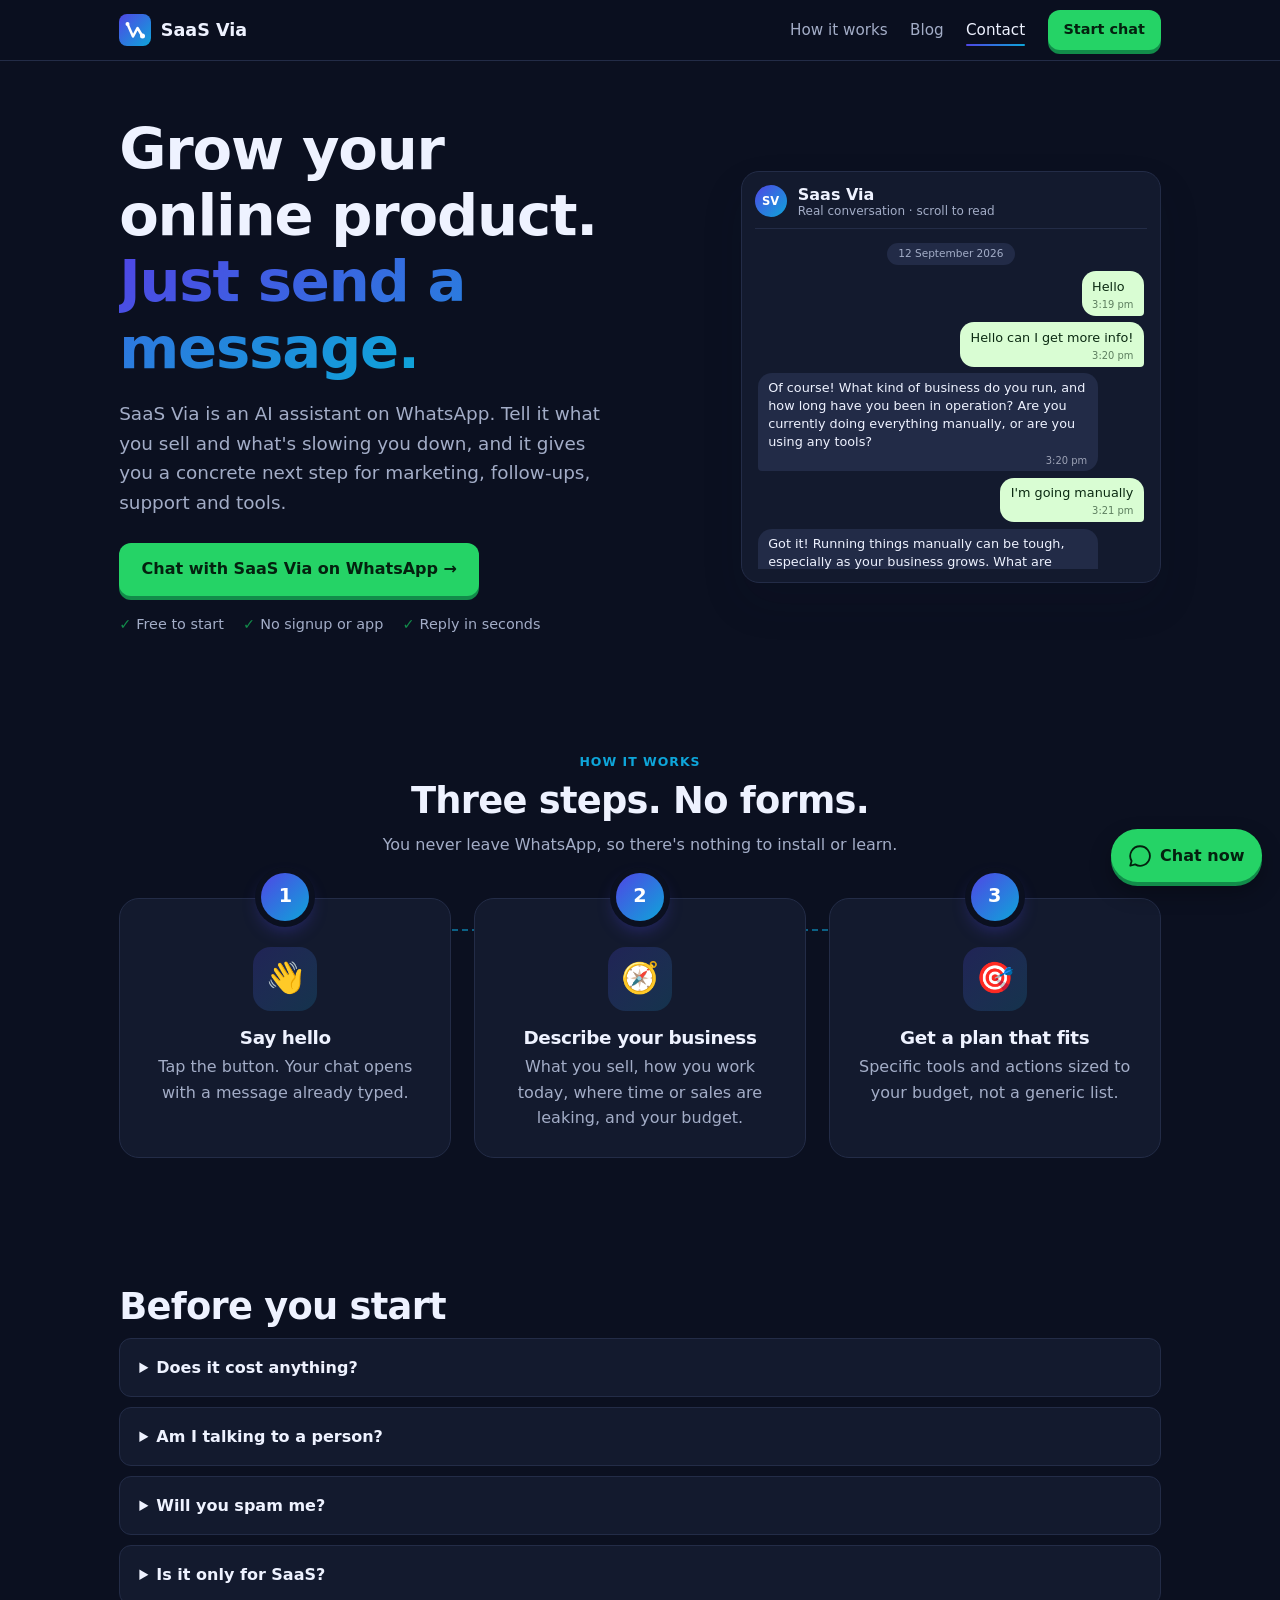
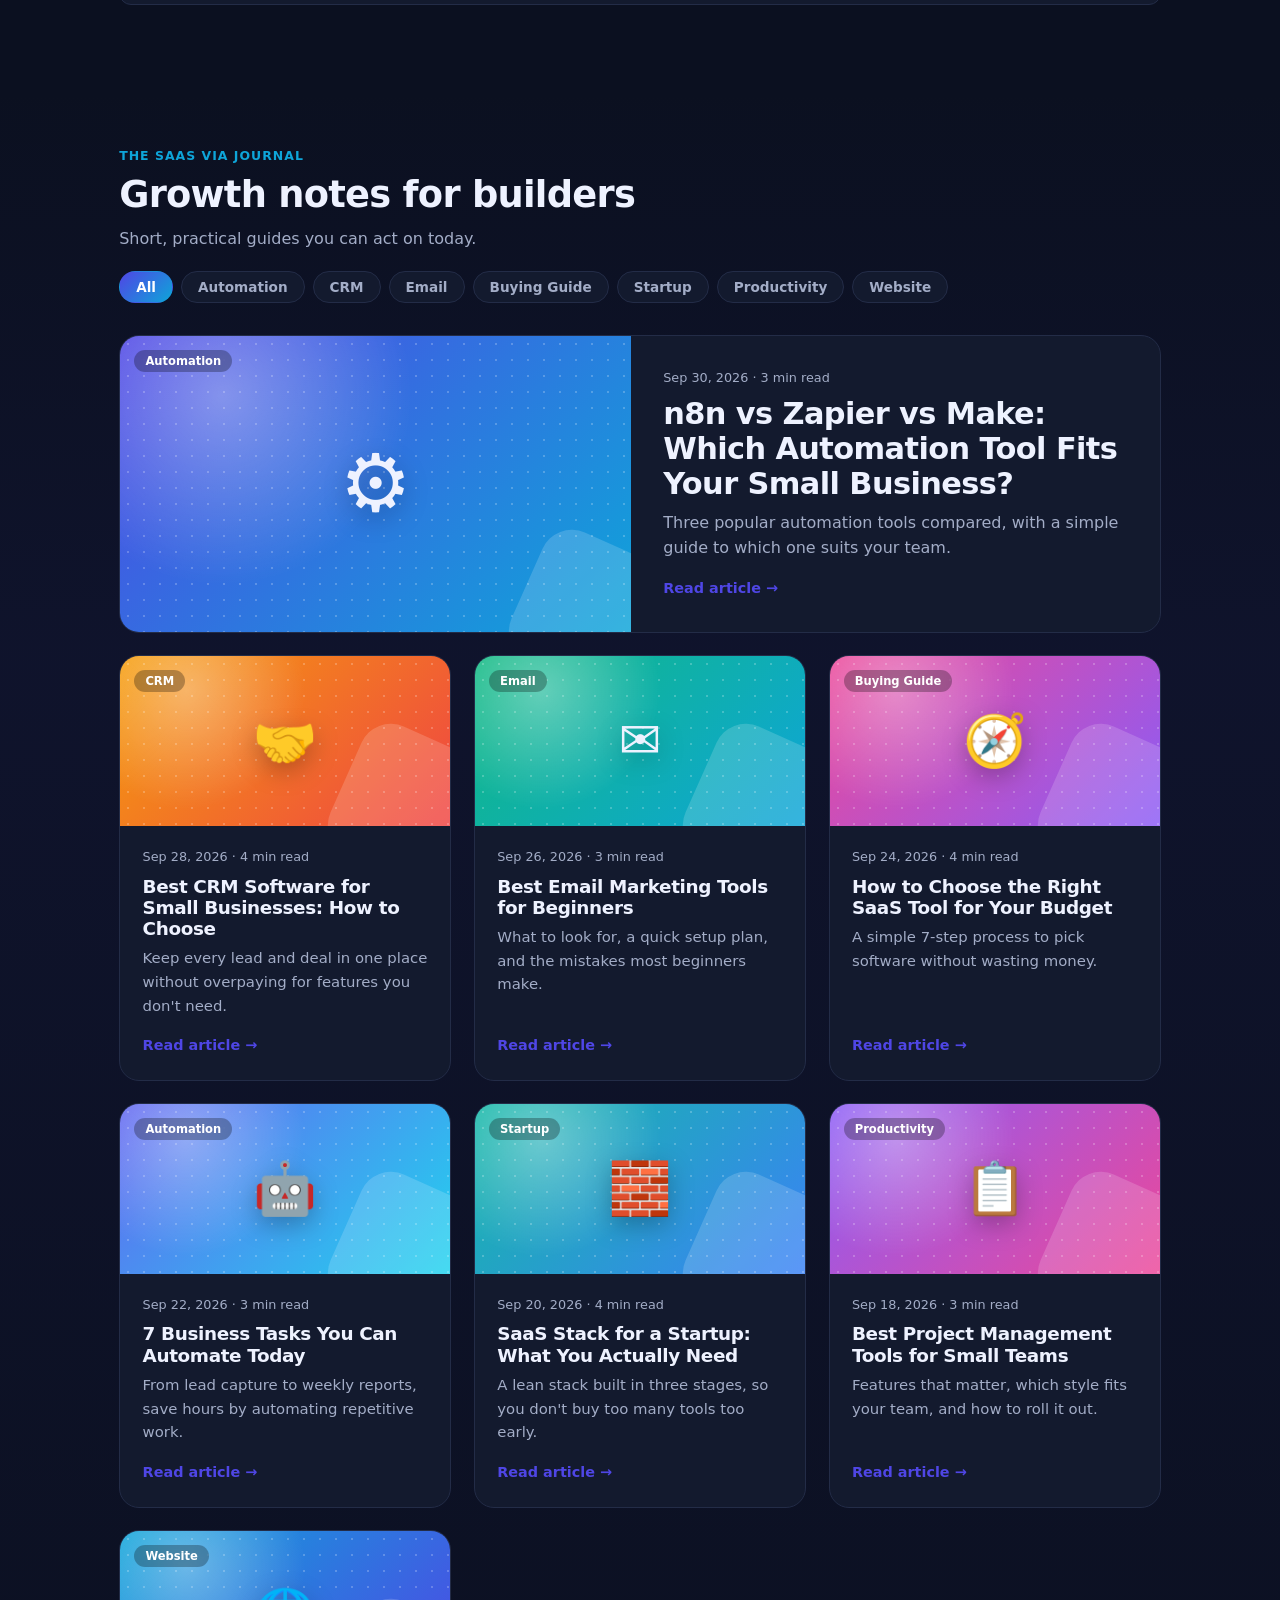
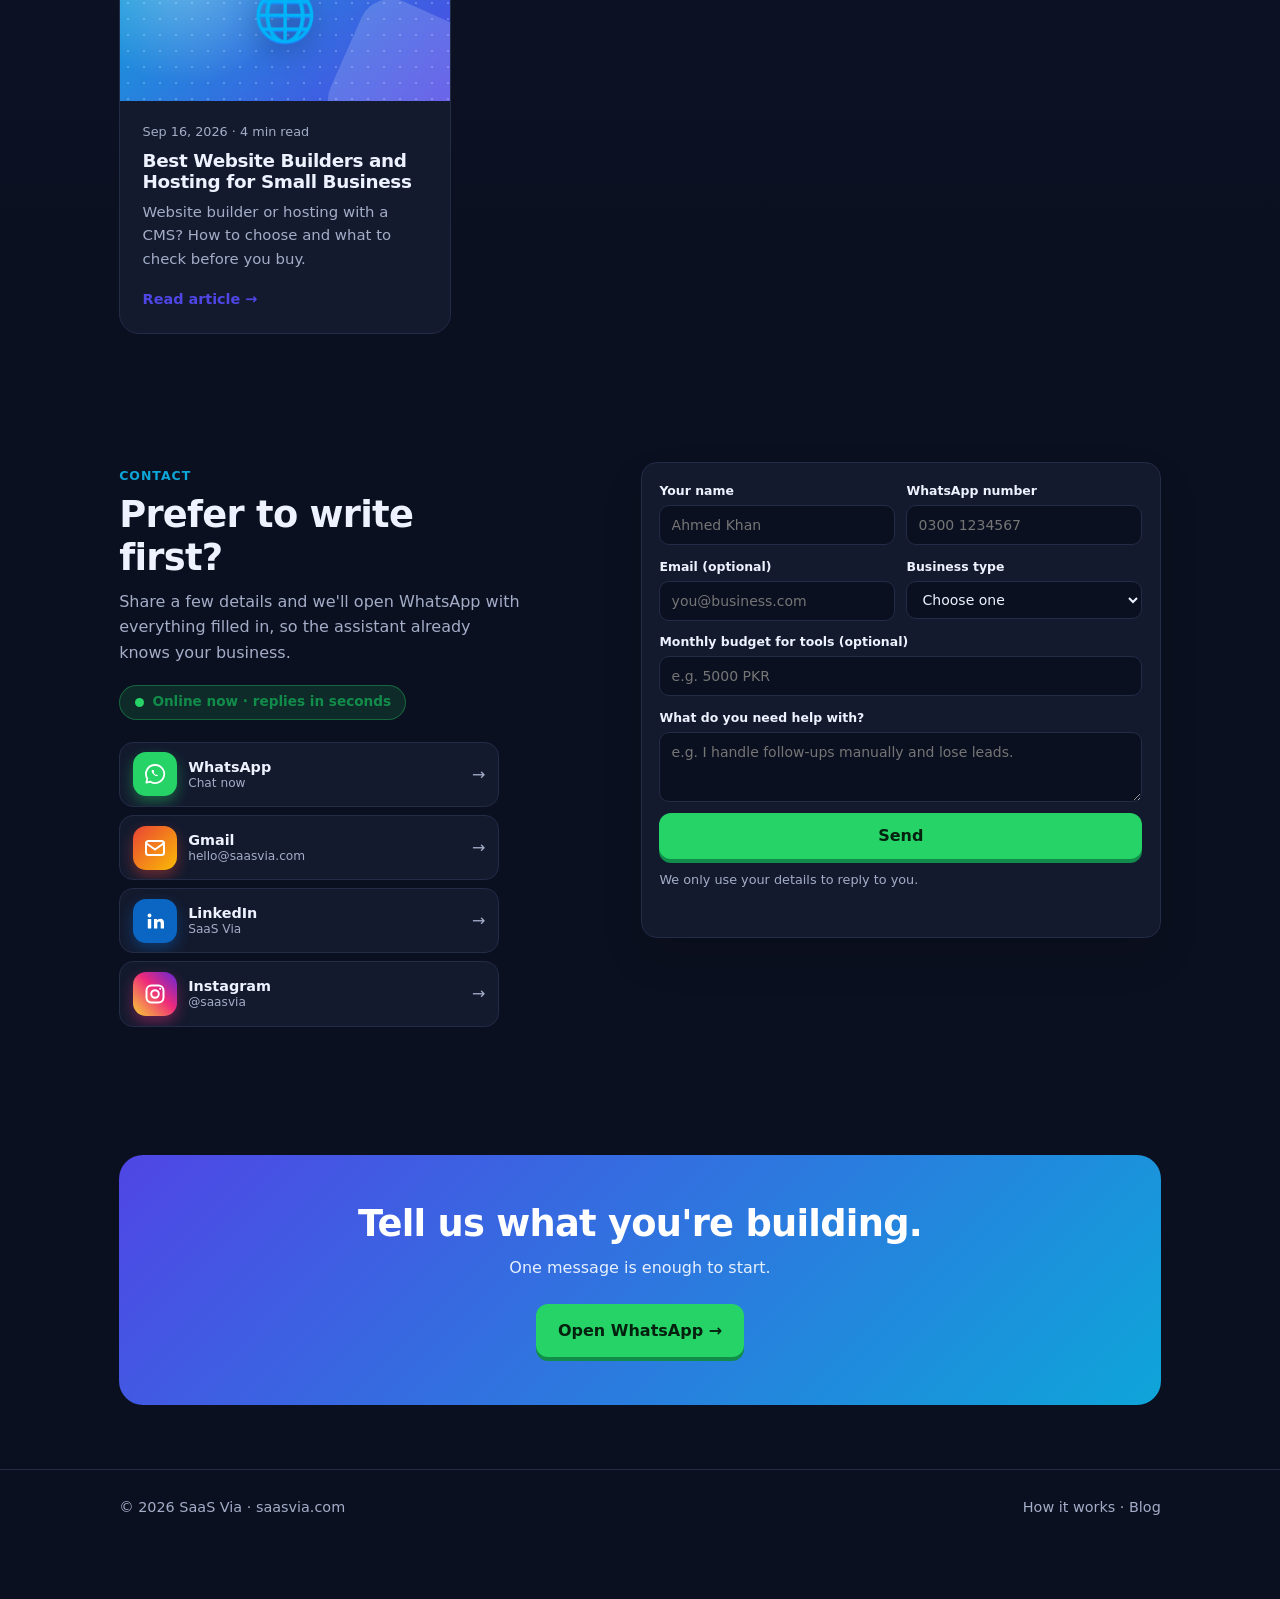
<file: public/index.html>
<!DOCTYPE html>
<html lang="en">
<head>
<meta charset="UTF-8">
<meta name="viewport" content="width=device-width, initial-scale=1, viewport-fit=cover">
<meta name="color-scheme" content="dark">
<meta name="theme-color" content="#0b1020">
<title>SaaS Via – An AI growth assistant on WhatsApp</title>
<meta name="description" content="Tell SaaS Via about your online product on WhatsApp. Get a concrete growth plan in minutes. Free to start.">
<script>document.documentElement.classList.add('js')</script>
<link rel="stylesheet" href="styles.css">
</head>
<body>
<div id="prog" aria-hidden="true"></div>
<header class="nav"><div class="wrap">
  <a class="logo" href="#top" aria-label="SaaS Via home">
    <svg viewBox="0 0 64 64" aria-hidden="true"><defs><linearGradient id="g" x1="0" y1="0" x2="1" y2="1"><stop offset="0" stop-color="#4f46e5"/><stop offset="1" stop-color="#0ea5d9"/></linearGradient></defs><rect width="64" height="64" rx="16" fill="url(#g)"/><path d="M17 20 L28 45 L37 28 L46 43" fill="none" stroke="#fff" stroke-width="5" stroke-linecap="round" stroke-linejoin="round"/><circle cx="17" cy="20" r="4" fill="#fff"/><circle cx="47" cy="44" r="5" fill="#fff"/></svg>
    SaaS Via</a>
  <button class="burger" id="burger" aria-label="Open menu" aria-expanded="false"><span></span><span></span><span></span></button>
  <nav id="menu"><a href="#how">How it works</a><a href="#blog">Blog</a><a href="#contact">Contact</a><a class="btn btn-sm wa" href="#">Start chat</a></nav>
</div></header>
 
<main id="top">
<section class="hero"><div class="wrap">
  <div>
    <h1>Grow your online product. <span class="grad">Just send a message.</span></h1>
    <p class="lead">SaaS Via is an AI assistant on WhatsApp. Tell it what you sell and what's slowing you down, and it gives you a concrete next step for marketing, follow-ups, support and tools.</p>
    <a class="btn wa" href="#">Chat with SaaS Via on WhatsApp →</a>
    <div class="assure"><span>Free to start</span><span>No signup or app</span><span>Reply in seconds</span></div>
  </div>
  <div class="chat" aria-label="A real conversation with SaaS Via">
    <div class="chat-h"><i>SV</i><div>Saas Via<small>Real conversation · scroll to read</small></div></div>
    <div class="msgs" id="msgs" tabindex="0"></div>
  </div>
</div></section>
 
<section id="how"><div class="wrap">
  <div class="center"><span class="eyebrow">How it works</span><h2>Three steps. No forms.</h2>
  <p>You never leave WhatsApp, so there's nothing to install or learn.</p></div>
  <div class="steps">
    <div class="step"><div class="badge">1</div><div class="ico">👋</div><h3>Say hello</h3><p>Tap the button. Your chat opens with a message already typed.</p></div>
    <div class="step"><div class="badge">2</div><div class="ico">🧭</div><h3>Describe your business</h3><p>What you sell, how you work today, where time or sales are leaking, and your budget.</p></div>
    <div class="step"><div class="badge">3</div><div class="ico">🎯</div><h3>Get a plan that fits</h3><p>Specific tools and actions sized to your budget, not a generic list.</p></div>
  </div>
</div></section>
 
<section id="faq"><div class="wrap faq">
  <h2>Before you start</h2>
  <details><summary>Does it cost anything?</summary><p>Starting a chat is free. It will ask your budget so recommendations stay realistic.</p></details>
  <details><summary>Am I talking to a person?</summary><p>No. It's an AI assistant, built to be quick and practical. It's best for planning and next steps.</p></details>
  <details><summary>Will you spam me?</summary><p>No. You message first, and you can stop any time.</p></details>
  <details><summary>Is it only for SaaS?</summary><p>No. It's for any online business, such as subscriptions, digital products and services.</p></details>
</div></section>
 
<section id="blog" class="blog"><div class="wrap">
  <div class="blog-head">
    <div><span class="eyebrow">The SaaS Via Journal</span><h2>Growth notes for builders</h2><p>Short, practical guides you can act on today.</p></div>
    <div class="filters" id="filters" role="tablist" aria-label="Blog categories"></div>
  </div>
  <div id="posts"></div>
</div></section>
 

<!-- contact -->
<section id="contact" class="contact"><div class="wrap">
  <div>
    <span class="eyebrow">Contact</span>
    <h2>Prefer to write first?</h2>
    <p>Share a few details and we'll open WhatsApp with everything filled in, so the assistant already knows your business.</p>
    <div class="online"><span></span>Online now · replies in seconds</div>
    <div class="socials" id="socials"></div>
  </div>

  <form class="form" id="form" novalidate>
    <label>Your name<input name="name" autocomplete="name" required placeholder="Ahmed Khan"></label>
    <label>WhatsApp number<input name="phone" type="tel" autocomplete="tel" required placeholder="0300 1234567"></label>
    <label>Email (optional)<input name="email" type="email" autocomplete="email" placeholder="you@business.com"></label>
    <label>Business type<select name="type" required><option value="">Choose one</option><option>Subscription / SaaS</option><option>Digital products</option><option>Online store</option><option>Services / agency</option><option>Other</option></select></label>
    <label class="full">Monthly budget for tools (optional)<input name="budget" placeholder="e.g. 5000 PKR"></label>
    <label class="full">What do you need help with?<textarea name="msg" required placeholder="e.g. I handle follow-ups manually and lose leads."></textarea></label>
    <button class="btn full" type="submit">Send </button>
    <p class="note full">We only use your details to reply to you.</p>
    <div class="status" id="status" role="status"></div>
  </form>
</div></section>
 
<section><div class="wrap"><div class="cta">
  <h2>Tell us what you're building.</h2>
  <p>One message is enough to start.</p>
  <a class="btn wa" href="#">Open WhatsApp →</a>
</div></div></section>
</main>
 
<footer><div class="wrap"><span>© <span id="yr"></span> SaaS Via · saasvia.com</span><span><a href="#how">How it works</a> · <a href="#blog">Blog</a></span></div></footer>
 
<a class="wa-float wa" href="#" aria-label="Chat on WhatsApp"><svg viewBox="0 0 32 32" fill="none" stroke="#04210f" stroke-width="2.4" stroke-linejoin="round" aria-hidden="true"><path d="M16 3A13 13 0 0 0 4.800 22.600L3 29l6.600-1.800A13 13 0 1 0 16 3z"/></svg><span>Chat now</span></a>
 
<dialog id="dlg"><button class="x" aria-label="Close" onclick="dlg.close()">×</button><div id="art"></div><a class="btn wa" href="#" style="margin:0 1.6rem 1.6rem">Talk to SaaS Via about this →</a></dialog>
 
<script src="script.js"></script>
</body>
</html>
</file>
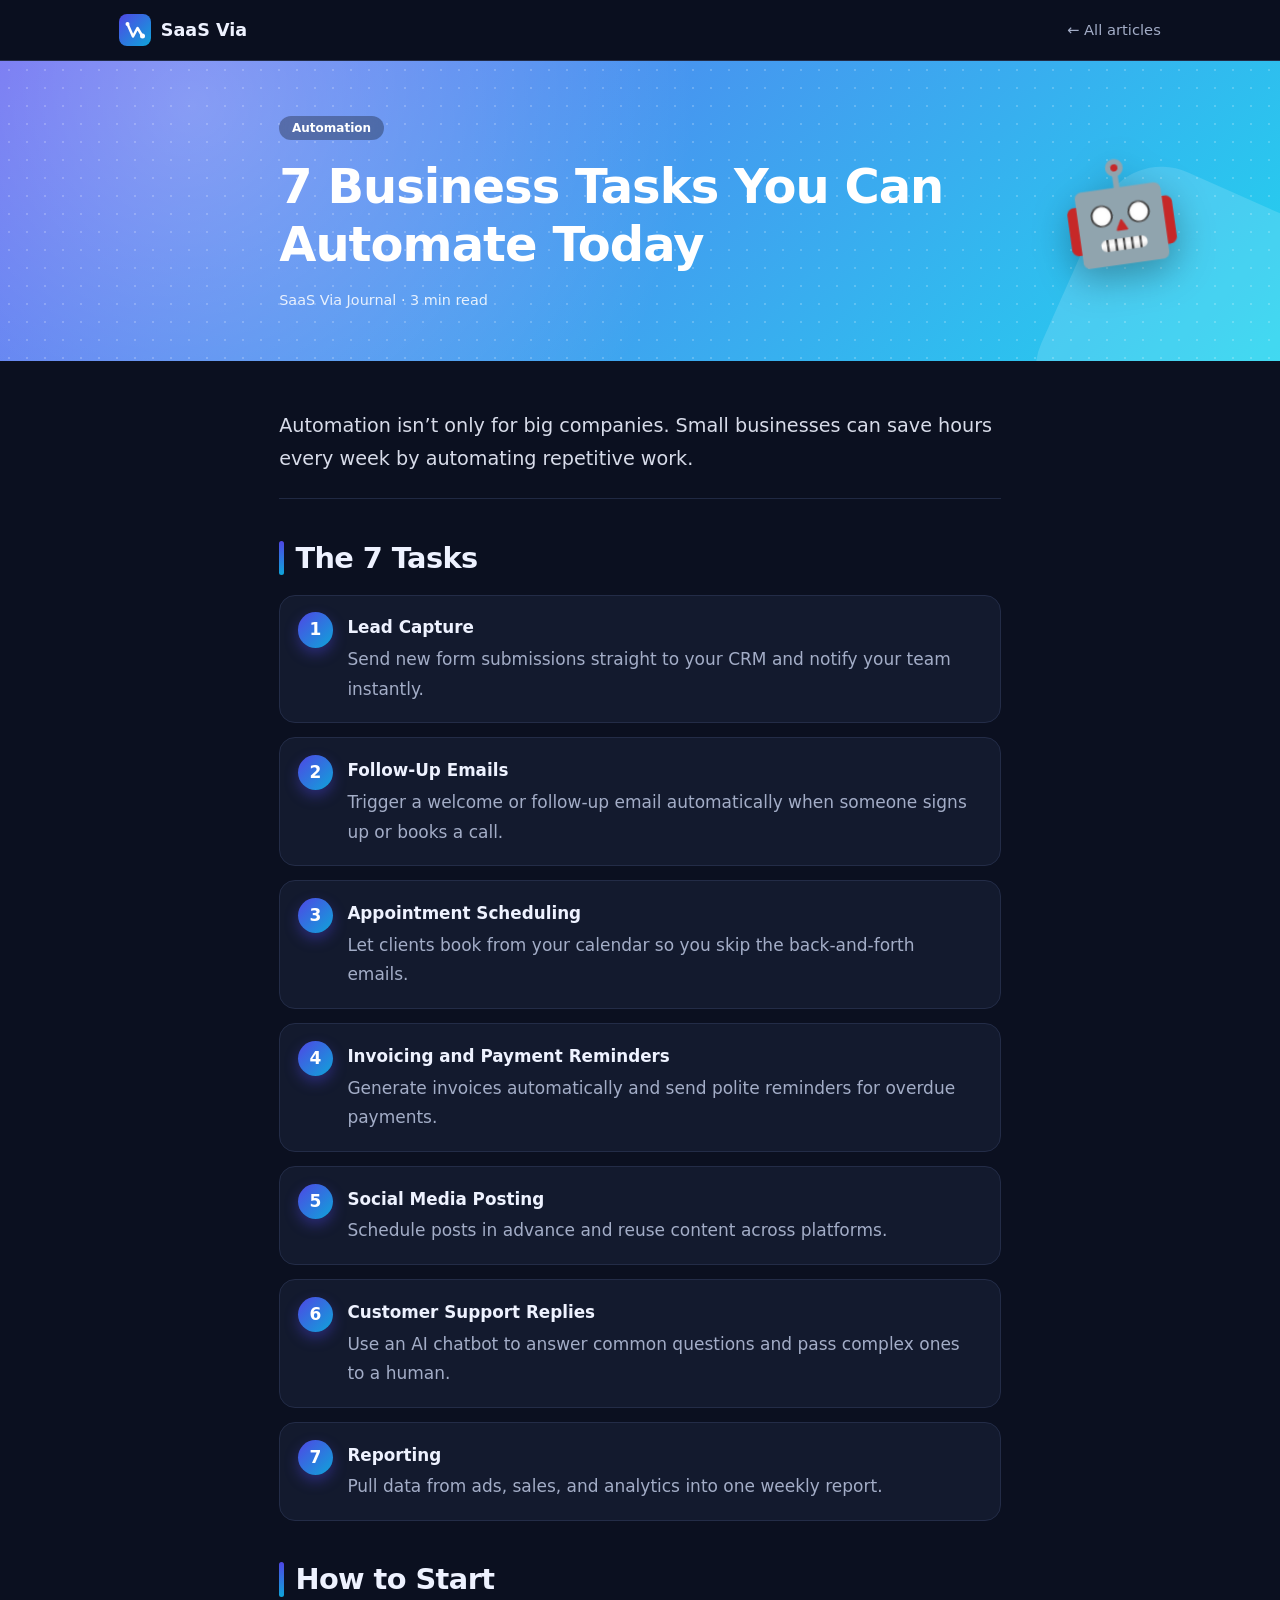
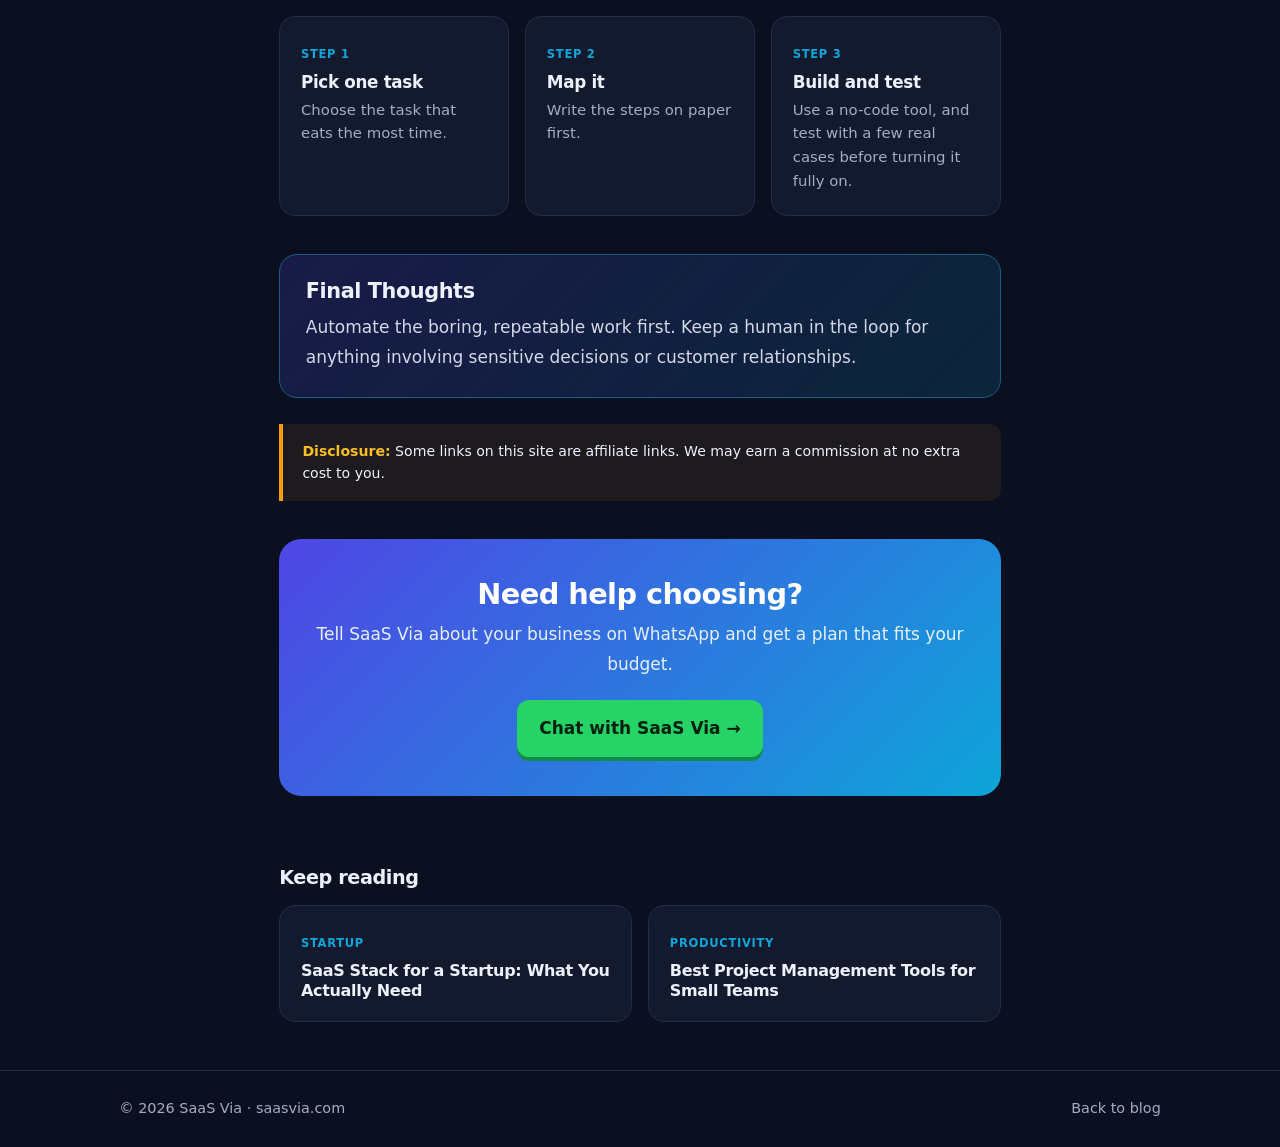
<file: public/blogs/7-business-tasks-you-can-automate-today.html>
<!DOCTYPE html>
<html lang="en">
<head>
<meta charset="UTF-8">
<meta name="viewport" content="width=device-width, initial-scale=1, viewport-fit=cover">
<meta name="color-scheme" content="dark">
<meta name="theme-color" content="#0b1020">
<title>7 Business Tasks You Can Automate Today | SaaS Via</title>
<meta name="description" content="Seven repetitive business tasks a small team can automate right now.">
<style>
:root{--bg:#0b1020;--card:#131a2e;--ink:#eef2ff;--muted:#a3adc7;--line:#232c47;--a:#4f46e5;--b:#0ea5d9;--wa:#25d366;--wad:#128c4a;--in:#222b47;color-scheme:dark}
*{box-sizing:border-box;margin:0}
html{scroll-behavior:smooth}
body{background:var(--bg);color:var(--ink);font:17px/1.75 system-ui,-apple-system,"Segoe UI",Roboto,sans-serif;-webkit-font-smoothing:antialiased;overflow-x:hidden;padding:env(safe-area-inset-top,0) 0 env(safe-area-inset-bottom,0)}
a{color:inherit;text-decoration:none}
h1,h2,h3{line-height:1.2;letter-spacing:-.02em}
p{color:var(--muted)}
.wrap{max-width:1080px;margin:auto;padding:0 1.2rem}
#prog{position:fixed;top:0;left:0;right:0;height:3px;z-index:40;background:linear-gradient(90deg,var(--a),var(--b));transform:scaleX(0);transform-origin:left}
.nav{position:sticky;top:0;z-index:20;background:rgba(11,16,32,.85);backdrop-filter:blur(10px);border-bottom:1px solid var(--line)}
.nav .wrap{display:flex;align-items:center;justify-content:space-between;height:60px}
.logo{display:flex;align-items:center;gap:.6rem;font-weight:800;font-size:1.1rem}
.logo svg{width:32px;height:32px}
.back{font-size:.92rem;color:var(--muted);transition:color .2s}
.back:hover{color:var(--ink)}
.btn{display:inline-flex;align-items:center;justify-content:center;gap:.5rem;background:var(--wa);color:#04210f;font-weight:700;padding:.85rem 1.4rem;border-radius:12px;box-shadow:0 4px 0 var(--wad);transition:transform .12s,box-shadow .12s}
.btn:hover{transform:translateY(2px);box-shadow:0 2px 0 var(--wad)}
.hero{position:relative;overflow:hidden;padding:3.2rem 0 3rem;background:var(--g)}
.hero:before{content:"";position:absolute;inset:0;background:radial-gradient(circle at 15% 15%,rgba(255,255,255,.28),transparent 45%),radial-gradient(rgba(255,255,255,.2) 1.5px,transparent 1.5px) 0 0/18px 18px}
.hero:after{content:"";position:absolute;width:280px;height:280px;border-radius:64px;background:rgba(255,255,255,.14);right:-60px;bottom:-110px;transform:rotate(24deg)}
.hero .in{position:relative;z-index:1;max-width:760px;margin:auto;padding:0 1.2rem}
.chip{display:inline-block;font:700 .75rem system-ui;color:#fff;background:rgba(0,0,0,.3);backdrop-filter:blur(6px);padding:.3rem .8rem;border-radius:99px}
.hero h1{font-size:clamp(1.9rem,5.2vw,3rem);font-weight:800;color:#fff;margin:1rem 0 .9rem}
.hero .meta{color:rgba(255,255,255,.85);font-size:.9rem}
.emoji{position:absolute;z-index:1;right:max(1.2rem,calc(50% - 540px));top:50%;transform:translateY(-50%) rotate(-8deg);font-size:6rem;filter:drop-shadow(0 12px 18px rgba(0,0,0,.3))}
article{max-width:760px;margin:auto;padding:3rem 1.2rem 1rem}
article>p{margin-bottom:1.2rem}
.lead{font-size:1.2rem;color:var(--ink);opacity:.9;padding-bottom:1.4rem;margin-bottom:.6rem;border-bottom:1px solid var(--line)}
article h2{font-size:clamp(1.4rem,3.2vw,1.8rem);font-weight:750;margin:2.6rem 0 1rem;display:flex;align-items:center;gap:.7rem}
article h2:before{content:"";flex:none;width:5px;height:1.2em;border-radius:3px;background:linear-gradient(180deg,var(--a),var(--b))}
.tw{overflow-x:auto;border:1px solid var(--line);border-radius:16px;background:var(--card);margin:1.2rem 0}
table{width:100%;border-collapse:collapse;min-width:480px;font-size:.95rem}
th,td{padding:.85rem 1rem;text-align:left;border-bottom:1px solid var(--line)}
th{font-size:.78rem;text-transform:uppercase;letter-spacing:.07em;color:var(--b);background:rgba(79,70,229,.1)}
td:first-child{font-weight:700;color:var(--ink)}
td{color:var(--muted)}
tr:last-child td{border-bottom:0}
.grid{display:grid;grid-template-columns:repeat(3,1fr);gap:1rem;margin:1.2rem 0}
.grid.two{grid-template-columns:repeat(2,1fr)}
.card{background:var(--card);border:1px solid var(--line);border-radius:16px;padding:1.3rem;transition:transform .25s,border-color .25s,box-shadow .25s}
.card:hover{transform:translateY(-4px);border-color:var(--b);box-shadow:0 18px 32px rgba(79,70,229,.18)}
.card h3{font-size:1.05rem;margin-bottom:.4rem}
.card p{font-size:.93rem;line-height:1.6}
.card .tag{display:inline-block;font-size:.72rem;font-weight:700;letter-spacing:.06em;text-transform:uppercase;color:var(--b);margin-bottom:.5rem}
.steps{list-style:none;padding:0;margin:1.2rem 0;counter-reset:s;display:grid;gap:.9rem}
.steps li{counter-increment:s;position:relative;background:var(--card);border:1px solid var(--line);border-radius:16px;padding:1.1rem 1.2rem 1.1rem 4.2rem;color:var(--muted)}
.steps li:before{content:counter(s);position:absolute;left:1.1rem;top:1.05rem;width:2.2rem;height:2.2rem;border-radius:50%;display:grid;place-items:center;font-weight:800;color:#fff;background:linear-gradient(135deg,var(--a),var(--b));box-shadow:0 6px 14px rgba(79,70,229,.4)}
.steps li strong{display:block;color:var(--ink);font-size:1.05rem;margin-bottom:.15rem}
.steps li ul{margin-top:.6rem}
.list{list-style:none;padding:0;margin:1.2rem 0;display:grid;gap:.6rem}
.list li{position:relative;padding:.8rem 1rem .8rem 3rem;background:var(--card);border:1px solid var(--line);border-radius:12px;color:var(--muted)}
.list li:before{content:"✓";position:absolute;left:1rem;top:.78rem;width:1.5rem;height:1.5rem;border-radius:50%;display:grid;place-items:center;font-size:.8rem;font-weight:800;color:#04210f;background:var(--wa)}
.list.no li:before{content:"✕";color:#fff;background:#ef4444}
.list li b{color:var(--ink)}
.callout{margin:2.4rem 0 1rem;padding:1.5rem 1.6rem;border-radius:18px;background:linear-gradient(135deg,rgba(79,70,229,.2),rgba(14,165,217,.14));border:1px solid color-mix(in srgb,var(--b) 40%,var(--line))}
.callout h2{margin:0 0 .6rem;font-size:1.3rem}
.callout h2:before{display:none}
.callout p{color:var(--ink);opacity:.88;margin:0}
.disc{margin:1.6rem 0;padding:1rem 1.2rem;border-left:4px solid #f59e0b;border-radius:0 12px 12px 0;background:rgba(245,158,11,.08);font-size:.88rem;line-height:1.6}
.disc b{color:#fbbf24}
.cta{margin:2.4rem 0;text-align:center;background:linear-gradient(135deg,var(--a),var(--b));border-radius:22px;padding:2.4rem 1.4rem;color:#fff}
.cta h2{margin:0 0 .5rem;justify-content:center}
.cta h2:before{display:none}
.cta p{color:#e6f0ff;margin-bottom:1.3rem}
.more{max-width:760px;margin:0 auto;padding:1rem 1.2rem 3rem}
.more h3{font-size:1.2rem;margin-bottom:1rem}
.more .grid{margin:0}
.more .card{display:block}
.more .card small{color:var(--b);font-weight:700;font-size:.72rem;text-transform:uppercase;letter-spacing:.06em}
.more .card h3{font-size:1rem;margin:.3rem 0 0}
footer{border-top:1px solid var(--line);padding:1.6rem 0;color:var(--muted);font-size:.9rem}
footer .wrap{display:flex;justify-content:space-between;flex-wrap:wrap;gap:1rem}
@media(max-width:800px){.grid,.grid.two{grid-template-columns:1fr}.emoji{display:none}body{font-size:16px}.hero{padding:2.4rem 0 2.2rem}article{padding-top:2.2rem}.steps li{padding-left:3.8rem}.cta .btn{width:100%}}
@media(prefers-reduced-motion:reduce){*{transition:none!important;scroll-behavior:auto!important}}
</style>
</head>
<body>
<div id="prog" aria-hidden="true"></div>
<header class="nav"><div class="wrap"><a class="logo" href="../index.html" aria-label="SaaS Via home"><svg viewBox="0 0 64 64" aria-hidden="true"><defs><linearGradient id="g" x1="0" y1="0" x2="1" y2="1"><stop offset="0" stop-color="#4f46e5"/><stop offset="1" stop-color="#0ea5d9"/></linearGradient></defs><rect width="64" height="64" rx="16" fill="url(#g)"/><path d="M17 20 L28 45 L37 28 L46 43" fill="none" stroke="#fff" stroke-width="5" stroke-linecap="round" stroke-linejoin="round"/><circle cx="17" cy="20" r="4" fill="#fff"/><circle cx="47" cy="44" r="5" fill="#fff"/></svg>SaaS Via</a><a class="back" href="../index.html#blog">← All articles</a></div></header>
<section class="hero" style="--g:linear-gradient(135deg,#6366f1,#22d3ee)"><div class="in"><span class="chip">Automation</span><h1>7 Business Tasks You Can Automate Today</h1><div class="meta">SaaS Via Journal · 3 min read</div></div><div class="emoji" aria-hidden="true">🤖</div></section>
<article>
<p class="lead">Automation isn’t only for big companies. Small businesses can save hours every week by automating repetitive work.</p>
<h2>The 7 Tasks</h2><ol class="steps"><li><strong>Lead Capture</strong>Send new form submissions straight to your CRM and notify your team instantly.</li><li><strong>Follow-Up Emails</strong>Trigger a welcome or follow-up email automatically when someone signs up or books a call.</li><li><strong>Appointment Scheduling</strong>Let clients book from your calendar so you skip the back-and-forth emails.</li><li><strong>Invoicing and Payment Reminders</strong>Generate invoices automatically and send polite reminders for overdue payments.</li><li><strong>Social Media Posting</strong>Schedule posts in advance and reuse content across platforms.</li><li><strong>Customer Support Replies</strong>Use an AI chatbot to answer common questions and pass complex ones to a human.</li><li><strong>Reporting</strong>Pull data from ads, sales, and analytics into one weekly report.</li></ol><h2>How to Start</h2><div class="grid"><div class="card"><span class="tag">Step 1</span><h3>Pick one task</h3><p>Choose the task that eats the most time.</p></div><div class="card"><span class="tag">Step 2</span><h3>Map it</h3><p>Write the steps on paper first.</p></div><div class="card"><span class="tag">Step 3</span><h3>Build and test</h3><p>Use a no-code tool, and test with a few real cases before turning it fully on.</p></div></div><div class="callout"><h2>Final Thoughts</h2><p>Automate the boring, repeatable work first. Keep a human in the loop for anything involving sensitive decisions or customer relationships.</p></div>
<div class="disc"><b>Disclosure:</b> Some links on this site are affiliate links. We may earn a commission at no extra cost to you.</div>
<div class="cta"><h2>Need help choosing?</h2><p>Tell SaaS Via about your business on WhatsApp and get a plan that fits your budget.</p><a class="btn" href="https://wa.me/923001234567?text=Hi!%20I'd%20like%20help%20growing%20my%20online%20product." target="_blank" rel="noopener">Chat with SaaS Via →</a></div>
</article>
<section class="more"><h3>Keep reading</h3><div class="grid two"><a class="card" href="saas-stack-for-a-startup.html"><small>Startup</small><h3>SaaS Stack for a Startup: What You Actually Need</h3></a><a class="card" href="best-project-management-tools-for-small-teams.html"><small>Productivity</small><h3>Best Project Management Tools for Small Teams</h3></a></div></section>
<footer><div class="wrap"><span>© <span id="yr"></span> SaaS Via · saasvia.com</span><a href="../index.html#blog">Back to blog</a></div></footer>
<script>
document.getElementById("yr").textContent=new Date().getFullYear();
var p=document.getElementById("prog");
addEventListener("scroll",function(){var m=document.documentElement.scrollHeight-innerHeight;p.style.transform="scaleX("+(m>0?scrollY/m:0)+")"},{passive:true});
</script>
</body>
</html>
</file>
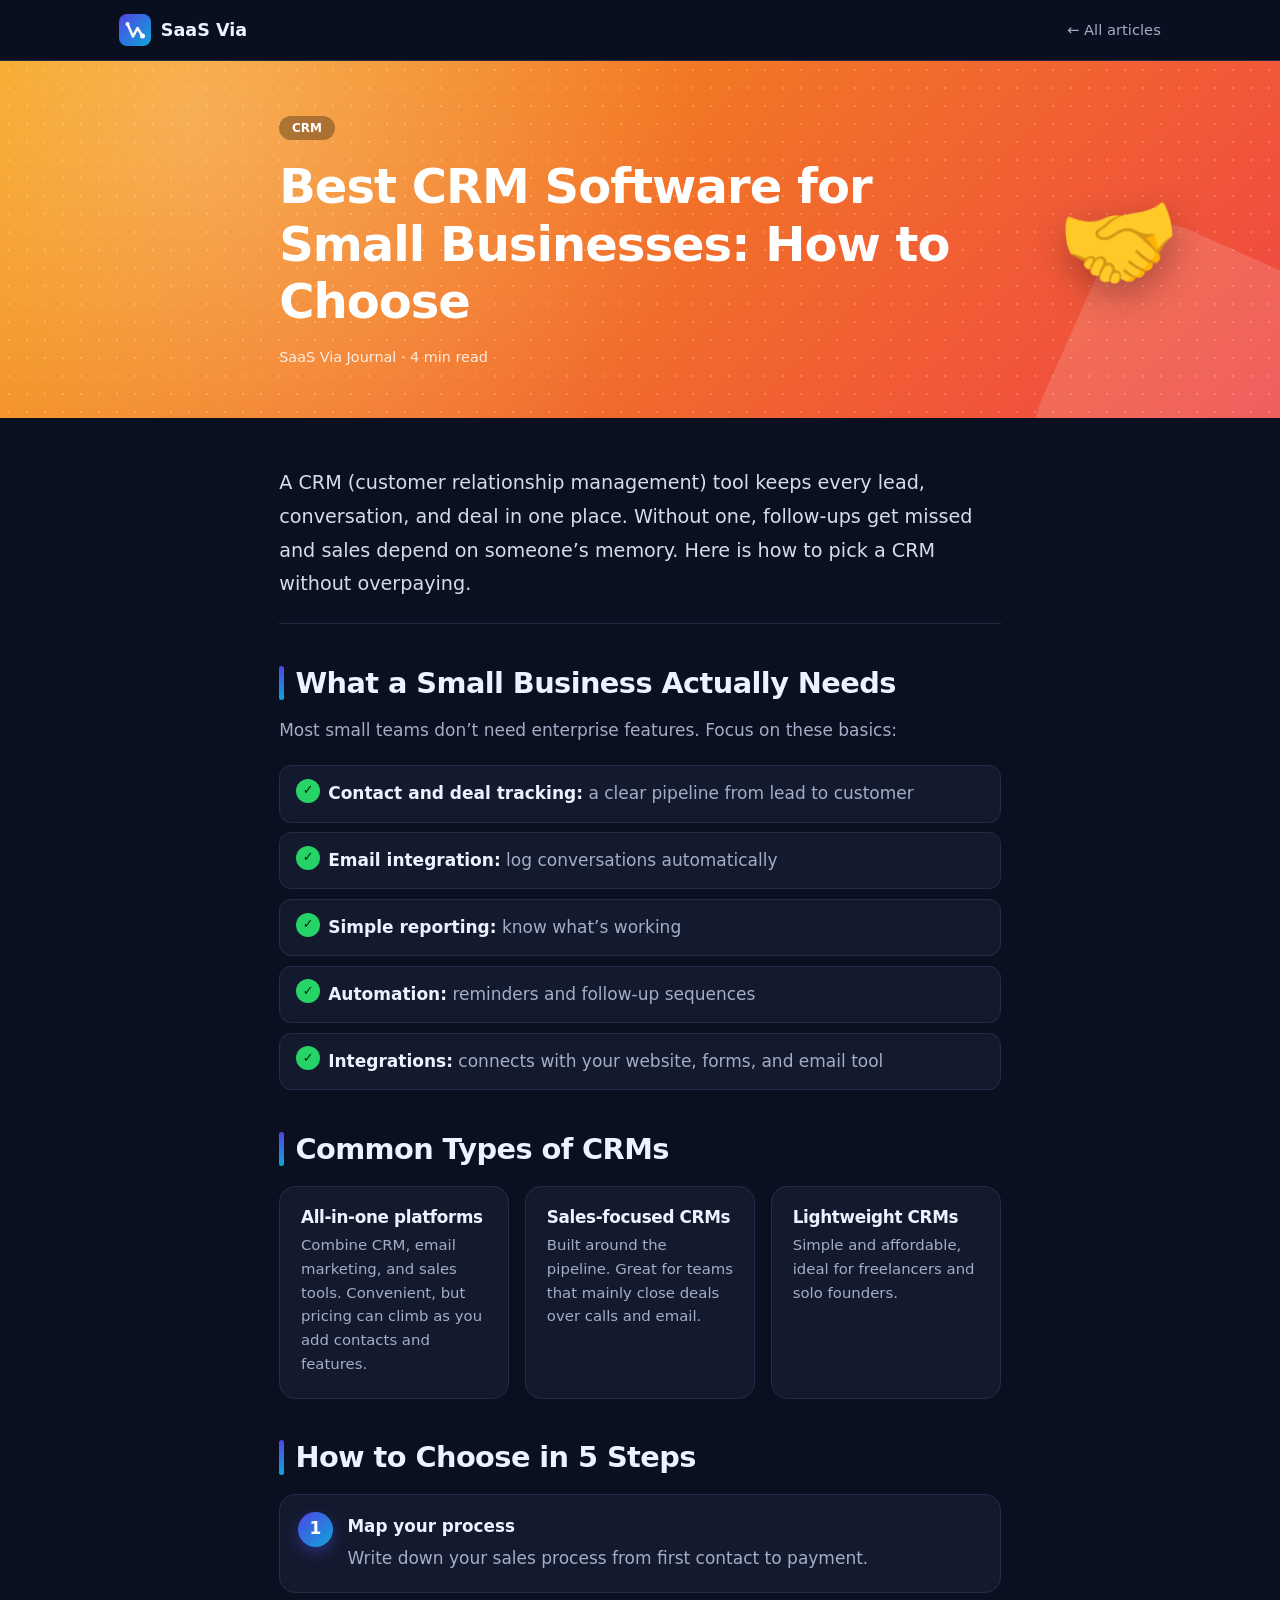
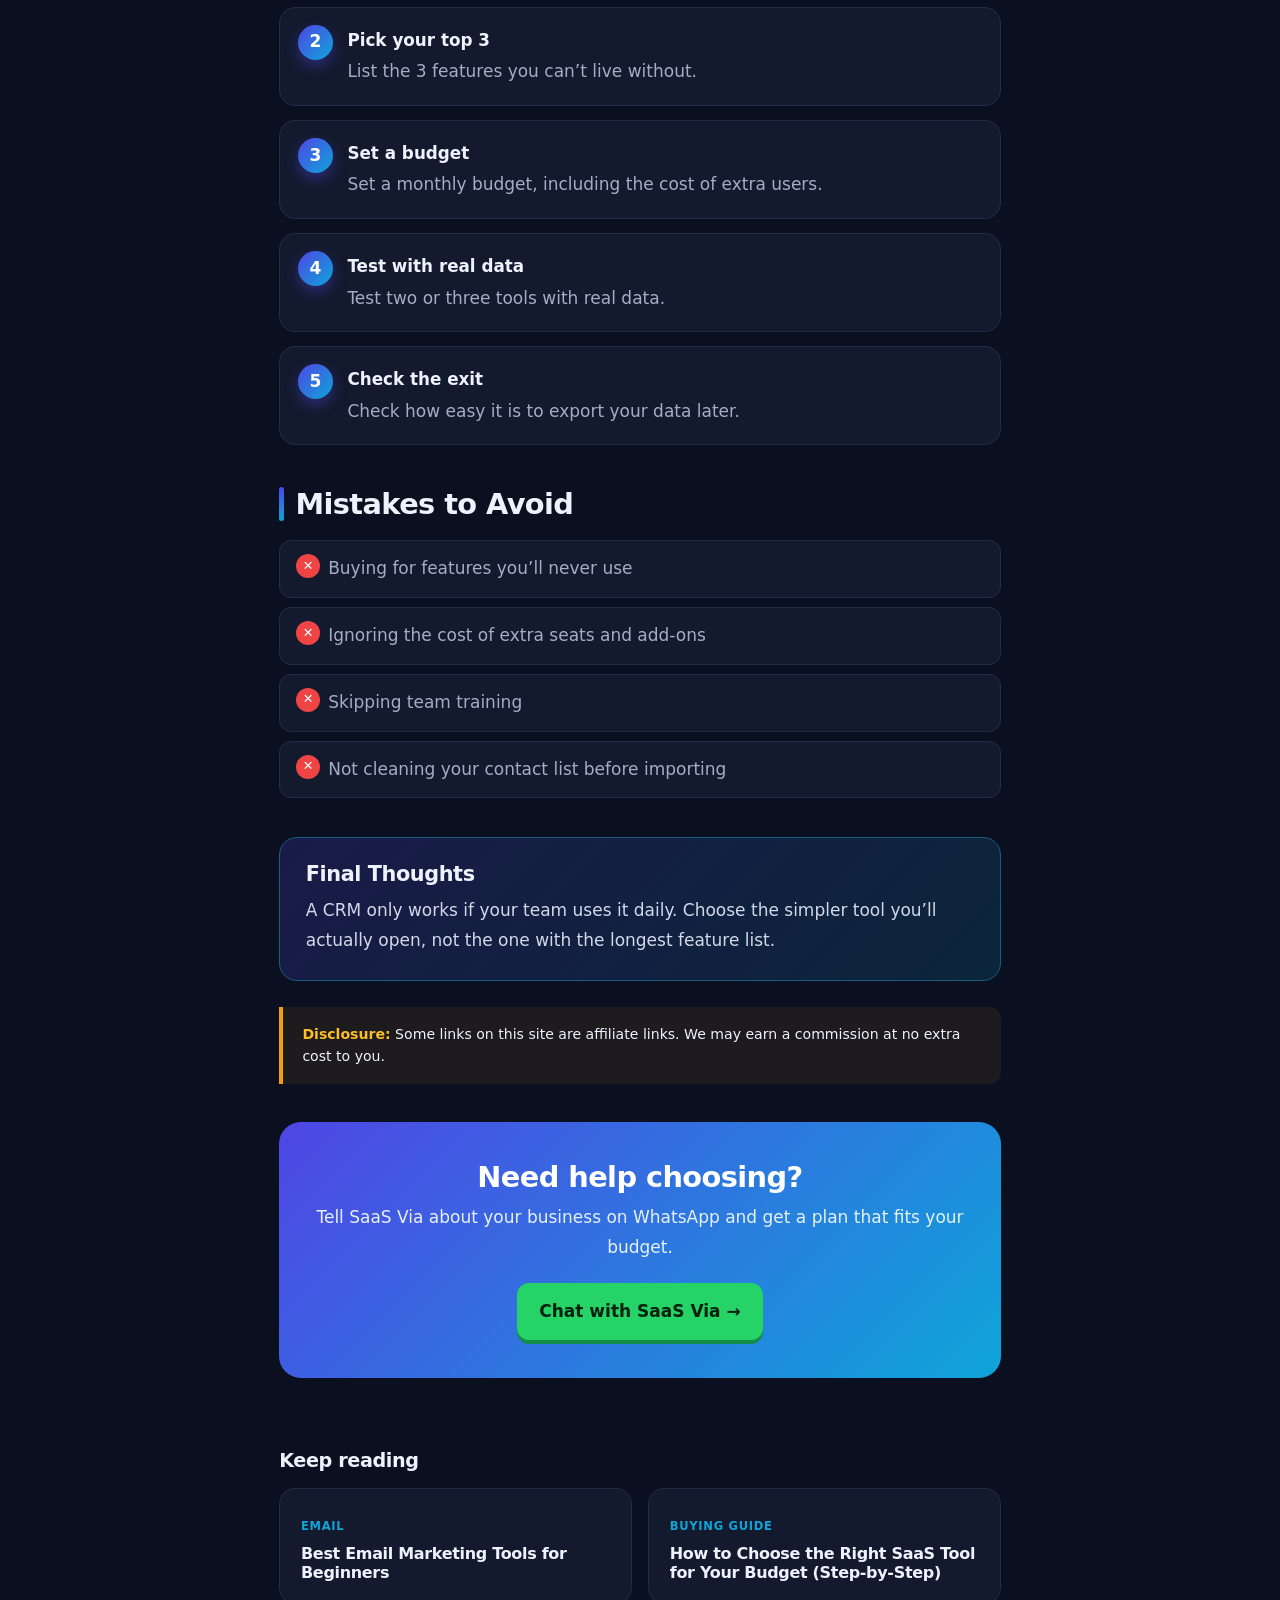
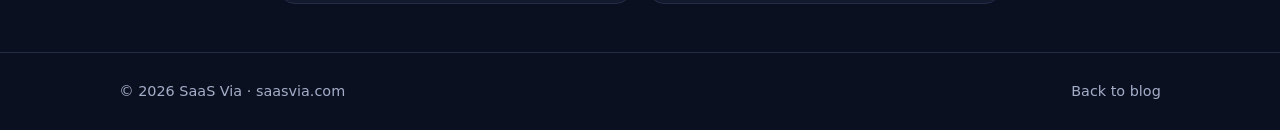
<file: public/blogs/best-crm-software-for-small-businesses.html>
<!DOCTYPE html>
<html lang="en">
<head>
<meta charset="UTF-8">
<meta name="viewport" content="width=device-width, initial-scale=1, viewport-fit=cover">
<meta name="color-scheme" content="dark">
<meta name="theme-color" content="#0b1020">
<title>Best CRM Software for Small Businesses: How to Choose | SaaS Via</title>
<meta name="description" content="How to pick a CRM for your small business without overpaying.">
<style>
:root{--bg:#0b1020;--card:#131a2e;--ink:#eef2ff;--muted:#a3adc7;--line:#232c47;--a:#4f46e5;--b:#0ea5d9;--wa:#25d366;--wad:#128c4a;--in:#222b47;color-scheme:dark}
*{box-sizing:border-box;margin:0}
html{scroll-behavior:smooth}
body{background:var(--bg);color:var(--ink);font:17px/1.75 system-ui,-apple-system,"Segoe UI",Roboto,sans-serif;-webkit-font-smoothing:antialiased;overflow-x:hidden;padding:env(safe-area-inset-top,0) 0 env(safe-area-inset-bottom,0)}
a{color:inherit;text-decoration:none}
h1,h2,h3{line-height:1.2;letter-spacing:-.02em}
p{color:var(--muted)}
.wrap{max-width:1080px;margin:auto;padding:0 1.2rem}
#prog{position:fixed;top:0;left:0;right:0;height:3px;z-index:40;background:linear-gradient(90deg,var(--a),var(--b));transform:scaleX(0);transform-origin:left}
.nav{position:sticky;top:0;z-index:20;background:rgba(11,16,32,.85);backdrop-filter:blur(10px);border-bottom:1px solid var(--line)}
.nav .wrap{display:flex;align-items:center;justify-content:space-between;height:60px}
.logo{display:flex;align-items:center;gap:.6rem;font-weight:800;font-size:1.1rem}
.logo svg{width:32px;height:32px}
.back{font-size:.92rem;color:var(--muted);transition:color .2s}
.back:hover{color:var(--ink)}
.btn{display:inline-flex;align-items:center;justify-content:center;gap:.5rem;background:var(--wa);color:#04210f;font-weight:700;padding:.85rem 1.4rem;border-radius:12px;box-shadow:0 4px 0 var(--wad);transition:transform .12s,box-shadow .12s}
.btn:hover{transform:translateY(2px);box-shadow:0 2px 0 var(--wad)}
.hero{position:relative;overflow:hidden;padding:3.2rem 0 3rem;background:var(--g)}
.hero:before{content:"";position:absolute;inset:0;background:radial-gradient(circle at 15% 15%,rgba(255,255,255,.28),transparent 45%),radial-gradient(rgba(255,255,255,.2) 1.5px,transparent 1.5px) 0 0/18px 18px}
.hero:after{content:"";position:absolute;width:280px;height:280px;border-radius:64px;background:rgba(255,255,255,.14);right:-60px;bottom:-110px;transform:rotate(24deg)}
.hero .in{position:relative;z-index:1;max-width:760px;margin:auto;padding:0 1.2rem}
.chip{display:inline-block;font:700 .75rem system-ui;color:#fff;background:rgba(0,0,0,.3);backdrop-filter:blur(6px);padding:.3rem .8rem;border-radius:99px}
.hero h1{font-size:clamp(1.9rem,5.2vw,3rem);font-weight:800;color:#fff;margin:1rem 0 .9rem}
.hero .meta{color:rgba(255,255,255,.85);font-size:.9rem}
.emoji{position:absolute;z-index:1;right:max(1.2rem,calc(50% - 540px));top:50%;transform:translateY(-50%) rotate(-8deg);font-size:6rem;filter:drop-shadow(0 12px 18px rgba(0,0,0,.3))}
article{max-width:760px;margin:auto;padding:3rem 1.2rem 1rem}
article>p{margin-bottom:1.2rem}
.lead{font-size:1.2rem;color:var(--ink);opacity:.9;padding-bottom:1.4rem;margin-bottom:.6rem;border-bottom:1px solid var(--line)}
article h2{font-size:clamp(1.4rem,3.2vw,1.8rem);font-weight:750;margin:2.6rem 0 1rem;display:flex;align-items:center;gap:.7rem}
article h2:before{content:"";flex:none;width:5px;height:1.2em;border-radius:3px;background:linear-gradient(180deg,var(--a),var(--b))}
.tw{overflow-x:auto;border:1px solid var(--line);border-radius:16px;background:var(--card);margin:1.2rem 0}
table{width:100%;border-collapse:collapse;min-width:480px;font-size:.95rem}
th,td{padding:.85rem 1rem;text-align:left;border-bottom:1px solid var(--line)}
th{font-size:.78rem;text-transform:uppercase;letter-spacing:.07em;color:var(--b);background:rgba(79,70,229,.1)}
td:first-child{font-weight:700;color:var(--ink)}
td{color:var(--muted)}
tr:last-child td{border-bottom:0}
.grid{display:grid;grid-template-columns:repeat(3,1fr);gap:1rem;margin:1.2rem 0}
.grid.two{grid-template-columns:repeat(2,1fr)}
.card{background:var(--card);border:1px solid var(--line);border-radius:16px;padding:1.3rem;transition:transform .25s,border-color .25s,box-shadow .25s}
.card:hover{transform:translateY(-4px);border-color:var(--b);box-shadow:0 18px 32px rgba(79,70,229,.18)}
.card h3{font-size:1.05rem;margin-bottom:.4rem}
.card p{font-size:.93rem;line-height:1.6}
.card .tag{display:inline-block;font-size:.72rem;font-weight:700;letter-spacing:.06em;text-transform:uppercase;color:var(--b);margin-bottom:.5rem}
.steps{list-style:none;padding:0;margin:1.2rem 0;counter-reset:s;display:grid;gap:.9rem}
.steps li{counter-increment:s;position:relative;background:var(--card);border:1px solid var(--line);border-radius:16px;padding:1.1rem 1.2rem 1.1rem 4.2rem;color:var(--muted)}
.steps li:before{content:counter(s);position:absolute;left:1.1rem;top:1.05rem;width:2.2rem;height:2.2rem;border-radius:50%;display:grid;place-items:center;font-weight:800;color:#fff;background:linear-gradient(135deg,var(--a),var(--b));box-shadow:0 6px 14px rgba(79,70,229,.4)}
.steps li strong{display:block;color:var(--ink);font-size:1.05rem;margin-bottom:.15rem}
.steps li ul{margin-top:.6rem}
.list{list-style:none;padding:0;margin:1.2rem 0;display:grid;gap:.6rem}
.list li{position:relative;padding:.8rem 1rem .8rem 3rem;background:var(--card);border:1px solid var(--line);border-radius:12px;color:var(--muted)}
.list li:before{content:"✓";position:absolute;left:1rem;top:.78rem;width:1.5rem;height:1.5rem;border-radius:50%;display:grid;place-items:center;font-size:.8rem;font-weight:800;color:#04210f;background:var(--wa)}
.list.no li:before{content:"✕";color:#fff;background:#ef4444}
.list li b{color:var(--ink)}
.callout{margin:2.4rem 0 1rem;padding:1.5rem 1.6rem;border-radius:18px;background:linear-gradient(135deg,rgba(79,70,229,.2),rgba(14,165,217,.14));border:1px solid color-mix(in srgb,var(--b) 40%,var(--line))}
.callout h2{margin:0 0 .6rem;font-size:1.3rem}
.callout h2:before{display:none}
.callout p{color:var(--ink);opacity:.88;margin:0}
.disc{margin:1.6rem 0;padding:1rem 1.2rem;border-left:4px solid #f59e0b;border-radius:0 12px 12px 0;background:rgba(245,158,11,.08);font-size:.88rem;line-height:1.6}
.disc b{color:#fbbf24}
.cta{margin:2.4rem 0;text-align:center;background:linear-gradient(135deg,var(--a),var(--b));border-radius:22px;padding:2.4rem 1.4rem;color:#fff}
.cta h2{margin:0 0 .5rem;justify-content:center}
.cta h2:before{display:none}
.cta p{color:#e6f0ff;margin-bottom:1.3rem}
.more{max-width:760px;margin:0 auto;padding:1rem 1.2rem 3rem}
.more h3{font-size:1.2rem;margin-bottom:1rem}
.more .grid{margin:0}
.more .card{display:block}
.more .card small{color:var(--b);font-weight:700;font-size:.72rem;text-transform:uppercase;letter-spacing:.06em}
.more .card h3{font-size:1rem;margin:.3rem 0 0}
footer{border-top:1px solid var(--line);padding:1.6rem 0;color:var(--muted);font-size:.9rem}
footer .wrap{display:flex;justify-content:space-between;flex-wrap:wrap;gap:1rem}
@media(max-width:800px){.grid,.grid.two{grid-template-columns:1fr}.emoji{display:none}body{font-size:16px}.hero{padding:2.4rem 0 2.2rem}article{padding-top:2.2rem}.steps li{padding-left:3.8rem}.cta .btn{width:100%}}
@media(prefers-reduced-motion:reduce){*{transition:none!important;scroll-behavior:auto!important}}
</style>
</head>
<body>
<div id="prog" aria-hidden="true"></div>
<header class="nav"><div class="wrap"><a class="logo" href="../index.html" aria-label="SaaS Via home"><svg viewBox="0 0 64 64" aria-hidden="true"><defs><linearGradient id="g" x1="0" y1="0" x2="1" y2="1"><stop offset="0" stop-color="#4f46e5"/><stop offset="1" stop-color="#0ea5d9"/></linearGradient></defs><rect width="64" height="64" rx="16" fill="url(#g)"/><path d="M17 20 L28 45 L37 28 L46 43" fill="none" stroke="#fff" stroke-width="5" stroke-linecap="round" stroke-linejoin="round"/><circle cx="17" cy="20" r="4" fill="#fff"/><circle cx="47" cy="44" r="5" fill="#fff"/></svg>SaaS Via</a><a class="back" href="../index.html#blog">← All articles</a></div></header>
<section class="hero" style="--g:linear-gradient(135deg,#f59e0b,#ef4444)"><div class="in"><span class="chip">CRM</span><h1>Best CRM Software for Small Businesses: How to Choose</h1><div class="meta">SaaS Via Journal · 4 min read</div></div><div class="emoji" aria-hidden="true">🤝</div></section>
<article>
<p class="lead">A CRM (customer relationship management) tool keeps every lead, conversation, and deal in one place. Without one, follow-ups get missed and sales depend on someone’s memory. Here is how to pick a CRM without overpaying.</p>
<h2>What a Small Business Actually Needs</h2>
<p>Most small teams don’t need enterprise features. Focus on these basics:</p><ul class="list"><li><b>Contact and deal tracking:</b> a clear pipeline from lead to customer</li><li><b>Email integration:</b> log conversations automatically</li><li><b>Simple reporting:</b> know what’s working</li><li><b>Automation:</b> reminders and follow-up sequences</li><li><b>Integrations:</b> connects with your website, forms, and email tool</li></ul><h2>Common Types of CRMs</h2><div class="grid"><div class="card"><h3>All-in-one platforms</h3><p>Combine CRM, email marketing, and sales tools. Convenient, but pricing can climb as you add contacts and features.</p></div><div class="card"><h3>Sales-focused CRMs</h3><p>Built around the pipeline. Great for teams that mainly close deals over calls and email.</p></div><div class="card"><h3>Lightweight CRMs</h3><p>Simple and affordable, ideal for freelancers and solo founders.</p></div></div><h2>How to Choose in 5 Steps</h2><ol class="steps"><li><strong>Map your process</strong>Write down your sales process from first contact to payment.</li><li><strong>Pick your top 3</strong>List the 3 features you can’t live without.</li><li><strong>Set a budget</strong>Set a monthly budget, including the cost of extra users.</li><li><strong>Test with real data</strong>Test two or three tools with real data.</li><li><strong>Check the exit</strong>Check how easy it is to export your data later.</li></ol><h2>Mistakes to Avoid</h2><ul class="list no"><li>Buying for features you’ll never use</li><li>Ignoring the cost of extra seats and add-ons</li><li>Skipping team training</li><li>Not cleaning your contact list before importing</li></ul><div class="callout"><h2>Final Thoughts</h2><p>A CRM only works if your team uses it daily. Choose the simpler tool you’ll actually open, not the one with the longest feature list.</p></div>
<div class="disc"><b>Disclosure:</b> Some links on this site are affiliate links. We may earn a commission at no extra cost to you.</div>
<div class="cta"><h2>Need help choosing?</h2><p>Tell SaaS Via about your business on WhatsApp and get a plan that fits your budget.</p><a class="btn" href="https://wa.me/923001234567?text=Hi!%20I'd%20like%20help%20growing%20my%20online%20product." target="_blank" rel="noopener">Chat with SaaS Via →</a></div>
</article>
<section class="more"><h3>Keep reading</h3><div class="grid two"><a class="card" href="best-email-marketing-tools-for-beginners.html"><small>Email</small><h3>Best Email Marketing Tools for Beginners</h3></a><a class="card" href="how-to-choose-the-right-saas-tool.html"><small>Buying Guide</small><h3>How to Choose the Right SaaS Tool for Your Budget (Step-by-Step)</h3></a></div></section>
<footer><div class="wrap"><span>© <span id="yr"></span> SaaS Via · saasvia.com</span><a href="../index.html#blog">Back to blog</a></div></footer>
<script>
document.getElementById("yr").textContent=new Date().getFullYear();
var p=document.getElementById("prog");
addEventListener("scroll",function(){var m=document.documentElement.scrollHeight-innerHeight;p.style.transform="scaleX("+(m>0?scrollY/m:0)+")"},{passive:true});
</script>
</body>
</html>
</file>
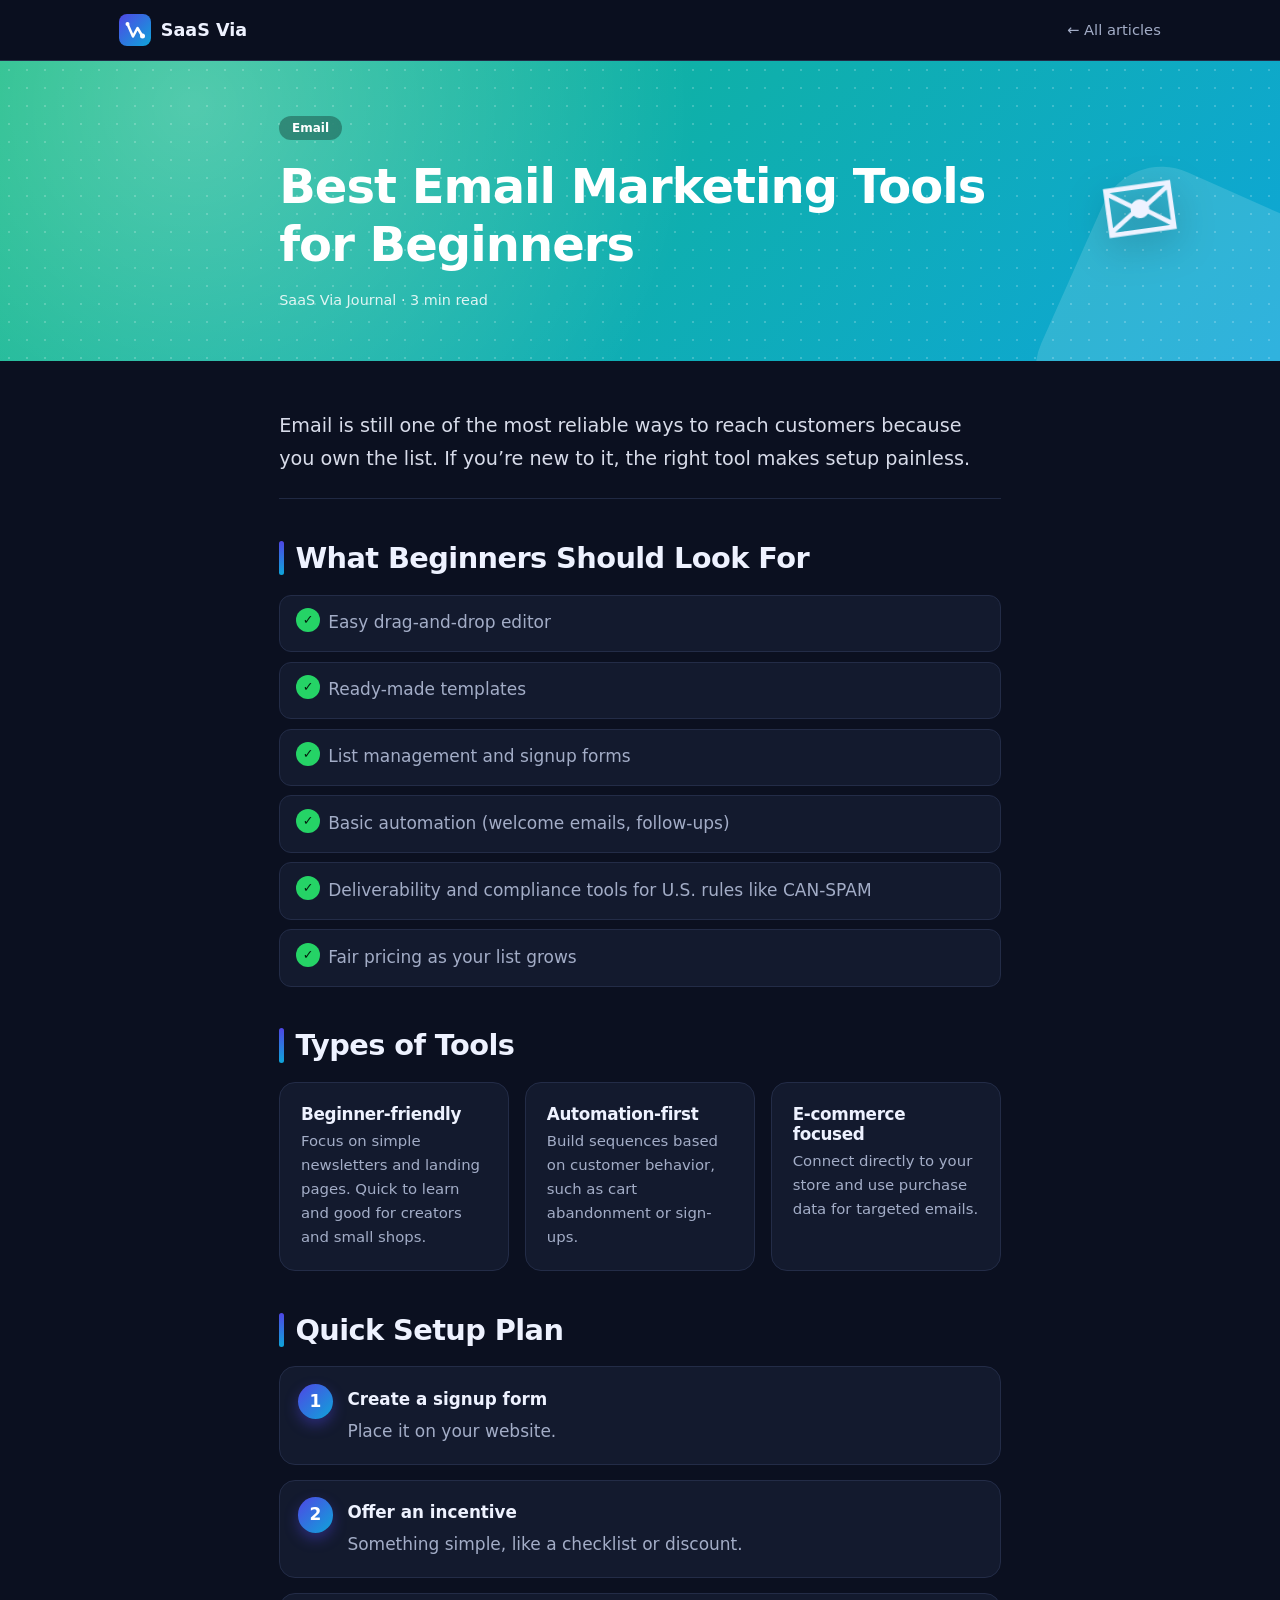
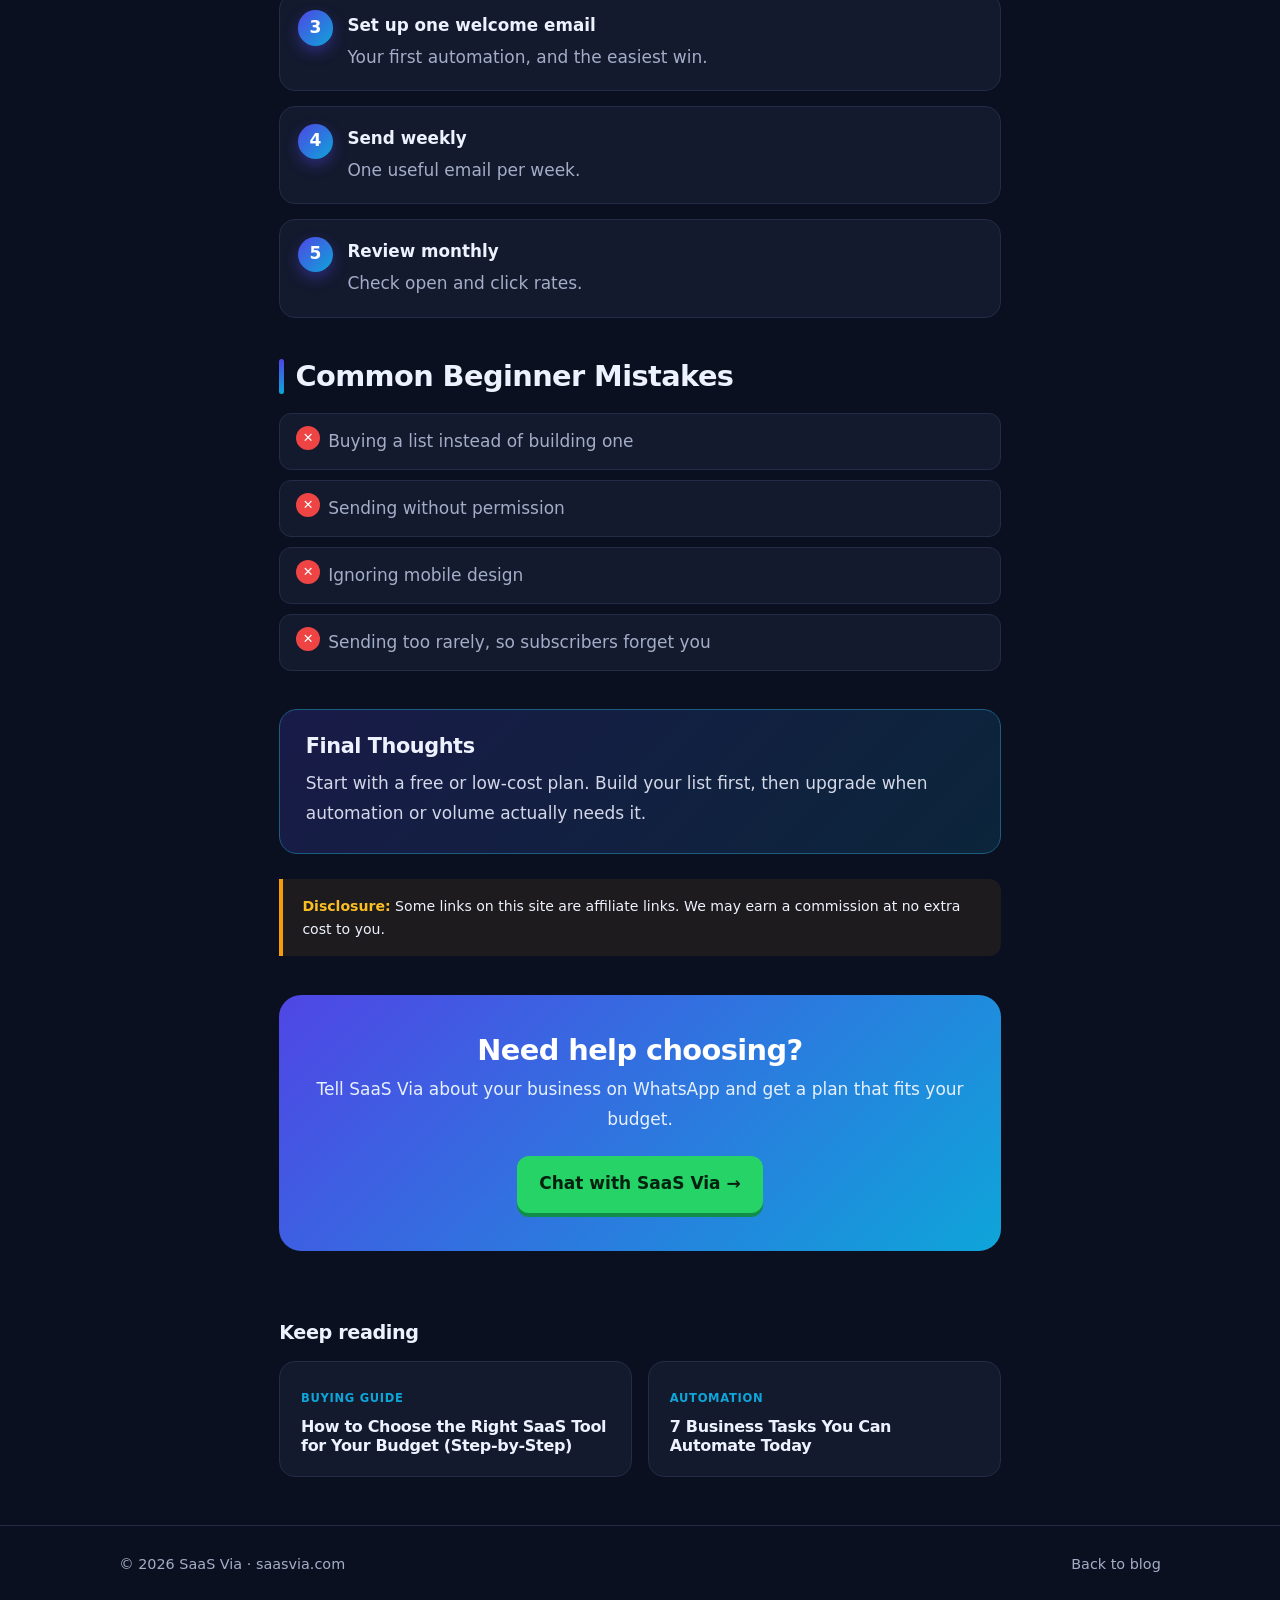
<file: public/blogs/best-email-marketing-tools-for-beginners.html>
<!DOCTYPE html>
<html lang="en">
<head>
<meta charset="UTF-8">
<meta name="viewport" content="width=device-width, initial-scale=1, viewport-fit=cover">
<meta name="color-scheme" content="dark">
<meta name="theme-color" content="#0b1020">
<title>Best Email Marketing Tools for Beginners | SaaS Via</title>
<meta name="description" content="What beginners should look for in an email marketing tool.">
<style>
:root{--bg:#0b1020;--card:#131a2e;--ink:#eef2ff;--muted:#a3adc7;--line:#232c47;--a:#4f46e5;--b:#0ea5d9;--wa:#25d366;--wad:#128c4a;--in:#222b47;color-scheme:dark}
*{box-sizing:border-box;margin:0}
html{scroll-behavior:smooth}
body{background:var(--bg);color:var(--ink);font:17px/1.75 system-ui,-apple-system,"Segoe UI",Roboto,sans-serif;-webkit-font-smoothing:antialiased;overflow-x:hidden;padding:env(safe-area-inset-top,0) 0 env(safe-area-inset-bottom,0)}
a{color:inherit;text-decoration:none}
h1,h2,h3{line-height:1.2;letter-spacing:-.02em}
p{color:var(--muted)}
.wrap{max-width:1080px;margin:auto;padding:0 1.2rem}
#prog{position:fixed;top:0;left:0;right:0;height:3px;z-index:40;background:linear-gradient(90deg,var(--a),var(--b));transform:scaleX(0);transform-origin:left}
.nav{position:sticky;top:0;z-index:20;background:rgba(11,16,32,.85);backdrop-filter:blur(10px);border-bottom:1px solid var(--line)}
.nav .wrap{display:flex;align-items:center;justify-content:space-between;height:60px}
.logo{display:flex;align-items:center;gap:.6rem;font-weight:800;font-size:1.1rem}
.logo svg{width:32px;height:32px}
.back{font-size:.92rem;color:var(--muted);transition:color .2s}
.back:hover{color:var(--ink)}
.btn{display:inline-flex;align-items:center;justify-content:center;gap:.5rem;background:var(--wa);color:#04210f;font-weight:700;padding:.85rem 1.4rem;border-radius:12px;box-shadow:0 4px 0 var(--wad);transition:transform .12s,box-shadow .12s}
.btn:hover{transform:translateY(2px);box-shadow:0 2px 0 var(--wad)}
.hero{position:relative;overflow:hidden;padding:3.2rem 0 3rem;background:var(--g)}
.hero:before{content:"";position:absolute;inset:0;background:radial-gradient(circle at 15% 15%,rgba(255,255,255,.28),transparent 45%),radial-gradient(rgba(255,255,255,.2) 1.5px,transparent 1.5px) 0 0/18px 18px}
.hero:after{content:"";position:absolute;width:280px;height:280px;border-radius:64px;background:rgba(255,255,255,.14);right:-60px;bottom:-110px;transform:rotate(24deg)}
.hero .in{position:relative;z-index:1;max-width:760px;margin:auto;padding:0 1.2rem}
.chip{display:inline-block;font:700 .75rem system-ui;color:#fff;background:rgba(0,0,0,.3);backdrop-filter:blur(6px);padding:.3rem .8rem;border-radius:99px}
.hero h1{font-size:clamp(1.9rem,5.2vw,3rem);font-weight:800;color:#fff;margin:1rem 0 .9rem}
.hero .meta{color:rgba(255,255,255,.85);font-size:.9rem}
.emoji{position:absolute;z-index:1;right:max(1.2rem,calc(50% - 540px));top:50%;transform:translateY(-50%) rotate(-8deg);font-size:6rem;filter:drop-shadow(0 12px 18px rgba(0,0,0,.3))}
article{max-width:760px;margin:auto;padding:3rem 1.2rem 1rem}
article>p{margin-bottom:1.2rem}
.lead{font-size:1.2rem;color:var(--ink);opacity:.9;padding-bottom:1.4rem;margin-bottom:.6rem;border-bottom:1px solid var(--line)}
article h2{font-size:clamp(1.4rem,3.2vw,1.8rem);font-weight:750;margin:2.6rem 0 1rem;display:flex;align-items:center;gap:.7rem}
article h2:before{content:"";flex:none;width:5px;height:1.2em;border-radius:3px;background:linear-gradient(180deg,var(--a),var(--b))}
.tw{overflow-x:auto;border:1px solid var(--line);border-radius:16px;background:var(--card);margin:1.2rem 0}
table{width:100%;border-collapse:collapse;min-width:480px;font-size:.95rem}
th,td{padding:.85rem 1rem;text-align:left;border-bottom:1px solid var(--line)}
th{font-size:.78rem;text-transform:uppercase;letter-spacing:.07em;color:var(--b);background:rgba(79,70,229,.1)}
td:first-child{font-weight:700;color:var(--ink)}
td{color:var(--muted)}
tr:last-child td{border-bottom:0}
.grid{display:grid;grid-template-columns:repeat(3,1fr);gap:1rem;margin:1.2rem 0}
.grid.two{grid-template-columns:repeat(2,1fr)}
.card{background:var(--card);border:1px solid var(--line);border-radius:16px;padding:1.3rem;transition:transform .25s,border-color .25s,box-shadow .25s}
.card:hover{transform:translateY(-4px);border-color:var(--b);box-shadow:0 18px 32px rgba(79,70,229,.18)}
.card h3{font-size:1.05rem;margin-bottom:.4rem}
.card p{font-size:.93rem;line-height:1.6}
.card .tag{display:inline-block;font-size:.72rem;font-weight:700;letter-spacing:.06em;text-transform:uppercase;color:var(--b);margin-bottom:.5rem}
.steps{list-style:none;padding:0;margin:1.2rem 0;counter-reset:s;display:grid;gap:.9rem}
.steps li{counter-increment:s;position:relative;background:var(--card);border:1px solid var(--line);border-radius:16px;padding:1.1rem 1.2rem 1.1rem 4.2rem;color:var(--muted)}
.steps li:before{content:counter(s);position:absolute;left:1.1rem;top:1.05rem;width:2.2rem;height:2.2rem;border-radius:50%;display:grid;place-items:center;font-weight:800;color:#fff;background:linear-gradient(135deg,var(--a),var(--b));box-shadow:0 6px 14px rgba(79,70,229,.4)}
.steps li strong{display:block;color:var(--ink);font-size:1.05rem;margin-bottom:.15rem}
.steps li ul{margin-top:.6rem}
.list{list-style:none;padding:0;margin:1.2rem 0;display:grid;gap:.6rem}
.list li{position:relative;padding:.8rem 1rem .8rem 3rem;background:var(--card);border:1px solid var(--line);border-radius:12px;color:var(--muted)}
.list li:before{content:"✓";position:absolute;left:1rem;top:.78rem;width:1.5rem;height:1.5rem;border-radius:50%;display:grid;place-items:center;font-size:.8rem;font-weight:800;color:#04210f;background:var(--wa)}
.list.no li:before{content:"✕";color:#fff;background:#ef4444}
.list li b{color:var(--ink)}
.callout{margin:2.4rem 0 1rem;padding:1.5rem 1.6rem;border-radius:18px;background:linear-gradient(135deg,rgba(79,70,229,.2),rgba(14,165,217,.14));border:1px solid color-mix(in srgb,var(--b) 40%,var(--line))}
.callout h2{margin:0 0 .6rem;font-size:1.3rem}
.callout h2:before{display:none}
.callout p{color:var(--ink);opacity:.88;margin:0}
.disc{margin:1.6rem 0;padding:1rem 1.2rem;border-left:4px solid #f59e0b;border-radius:0 12px 12px 0;background:rgba(245,158,11,.08);font-size:.88rem;line-height:1.6}
.disc b{color:#fbbf24}
.cta{margin:2.4rem 0;text-align:center;background:linear-gradient(135deg,var(--a),var(--b));border-radius:22px;padding:2.4rem 1.4rem;color:#fff}
.cta h2{margin:0 0 .5rem;justify-content:center}
.cta h2:before{display:none}
.cta p{color:#e6f0ff;margin-bottom:1.3rem}
.more{max-width:760px;margin:0 auto;padding:1rem 1.2rem 3rem}
.more h3{font-size:1.2rem;margin-bottom:1rem}
.more .grid{margin:0}
.more .card{display:block}
.more .card small{color:var(--b);font-weight:700;font-size:.72rem;text-transform:uppercase;letter-spacing:.06em}
.more .card h3{font-size:1rem;margin:.3rem 0 0}
footer{border-top:1px solid var(--line);padding:1.6rem 0;color:var(--muted);font-size:.9rem}
footer .wrap{display:flex;justify-content:space-between;flex-wrap:wrap;gap:1rem}
@media(max-width:800px){.grid,.grid.two{grid-template-columns:1fr}.emoji{display:none}body{font-size:16px}.hero{padding:2.4rem 0 2.2rem}article{padding-top:2.2rem}.steps li{padding-left:3.8rem}.cta .btn{width:100%}}
@media(prefers-reduced-motion:reduce){*{transition:none!important;scroll-behavior:auto!important}}
</style>
</head>
<body>
<div id="prog" aria-hidden="true"></div>
<header class="nav"><div class="wrap"><a class="logo" href="../index.html" aria-label="SaaS Via home"><svg viewBox="0 0 64 64" aria-hidden="true"><defs><linearGradient id="g" x1="0" y1="0" x2="1" y2="1"><stop offset="0" stop-color="#4f46e5"/><stop offset="1" stop-color="#0ea5d9"/></linearGradient></defs><rect width="64" height="64" rx="16" fill="url(#g)"/><path d="M17 20 L28 45 L37 28 L46 43" fill="none" stroke="#fff" stroke-width="5" stroke-linecap="round" stroke-linejoin="round"/><circle cx="17" cy="20" r="4" fill="#fff"/><circle cx="47" cy="44" r="5" fill="#fff"/></svg>SaaS Via</a><a class="back" href="../index.html#blog">← All articles</a></div></header>
<section class="hero" style="--g:linear-gradient(135deg,#10b981,#0ea5d9)"><div class="in"><span class="chip">Email</span><h1>Best Email Marketing Tools for Beginners</h1><div class="meta">SaaS Via Journal · 3 min read</div></div><div class="emoji" aria-hidden="true">✉️</div></section>
<article>
<p class="lead">Email is still one of the most reliable ways to reach customers because you own the list. If you’re new to it, the right tool makes setup painless.</p>
<h2>What Beginners Should Look For</h2><ul class="list"><li>Easy drag-and-drop editor</li><li>Ready-made templates</li><li>List management and signup forms</li><li>Basic automation (welcome emails, follow-ups)</li><li>Deliverability and compliance tools for U.S. rules like CAN-SPAM</li><li>Fair pricing as your list grows</li></ul><h2>Types of Tools</h2><div class="grid"><div class="card"><h3>Beginner-friendly</h3><p>Focus on simple newsletters and landing pages. Quick to learn and good for creators and small shops.</p></div><div class="card"><h3>Automation-first</h3><p>Build sequences based on customer behavior, such as cart abandonment or sign-ups.</p></div><div class="card"><h3>E-commerce focused</h3><p>Connect directly to your store and use purchase data for targeted emails.</p></div></div><h2>Quick Setup Plan</h2><ol class="steps"><li><strong>Create a signup form</strong>Place it on your website.</li><li><strong>Offer an incentive</strong>Something simple, like a checklist or discount.</li><li><strong>Set up one welcome email</strong>Your first automation, and the easiest win.</li><li><strong>Send weekly</strong>One useful email per week.</li><li><strong>Review monthly</strong>Check open and click rates.</li></ol><h2>Common Beginner Mistakes</h2><ul class="list no"><li>Buying a list instead of building one</li><li>Sending without permission</li><li>Ignoring mobile design</li><li>Sending too rarely, so subscribers forget you</li></ul><div class="callout"><h2>Final Thoughts</h2><p>Start with a free or low-cost plan. Build your list first, then upgrade when automation or volume actually needs it.</p></div>
<div class="disc"><b>Disclosure:</b> Some links on this site are affiliate links. We may earn a commission at no extra cost to you.</div>
<div class="cta"><h2>Need help choosing?</h2><p>Tell SaaS Via about your business on WhatsApp and get a plan that fits your budget.</p><a class="btn" href="https://wa.me/923001234567?text=Hi!%20I'd%20like%20help%20growing%20my%20online%20product." target="_blank" rel="noopener">Chat with SaaS Via →</a></div>
</article>
<section class="more"><h3>Keep reading</h3><div class="grid two"><a class="card" href="how-to-choose-the-right-saas-tool.html"><small>Buying Guide</small><h3>How to Choose the Right SaaS Tool for Your Budget (Step-by-Step)</h3></a><a class="card" href="7-business-tasks-you-can-automate-today.html"><small>Automation</small><h3>7 Business Tasks You Can Automate Today</h3></a></div></section>
<footer><div class="wrap"><span>© <span id="yr"></span> SaaS Via · saasvia.com</span><a href="../index.html#blog">Back to blog</a></div></footer>
<script>
document.getElementById("yr").textContent=new Date().getFullYear();
var p=document.getElementById("prog");
addEventListener("scroll",function(){var m=document.documentElement.scrollHeight-innerHeight;p.style.transform="scaleX("+(m>0?scrollY/m:0)+")"},{passive:true});
</script>
</body>
</html>
</file>
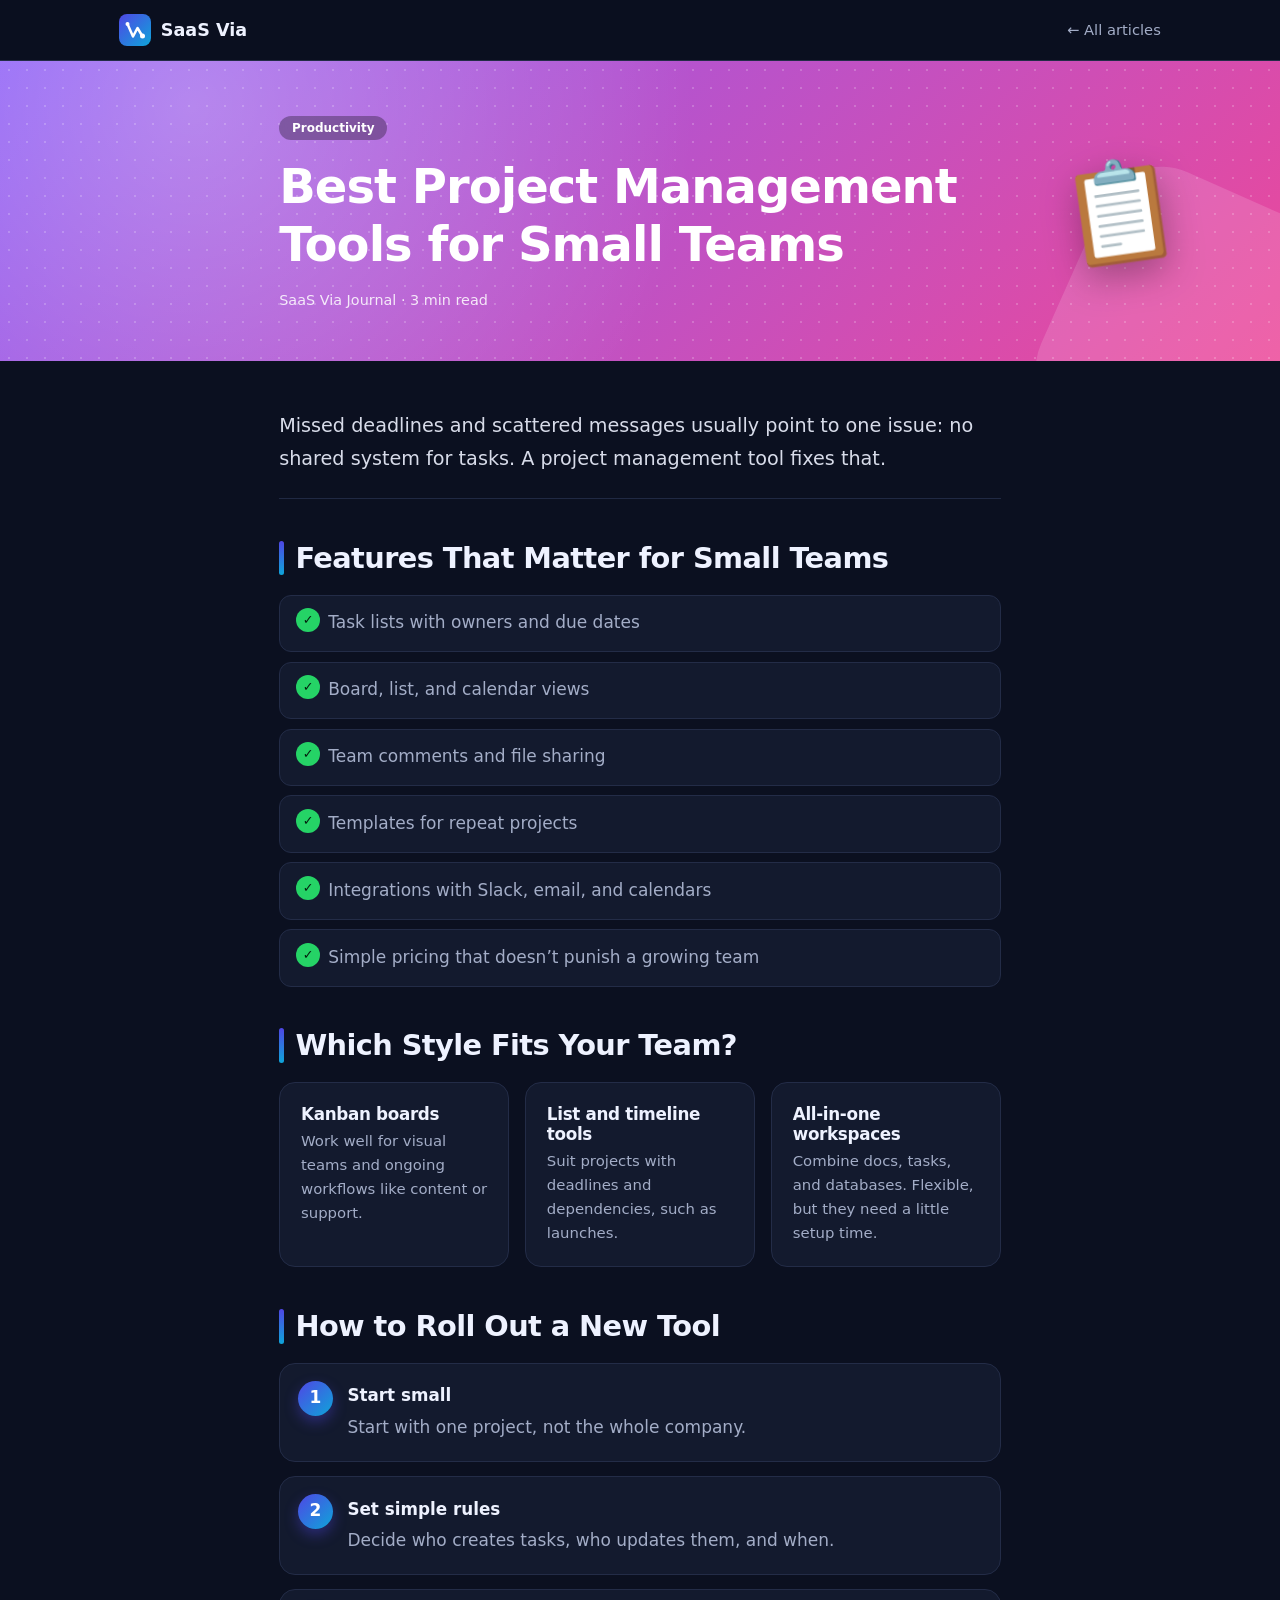
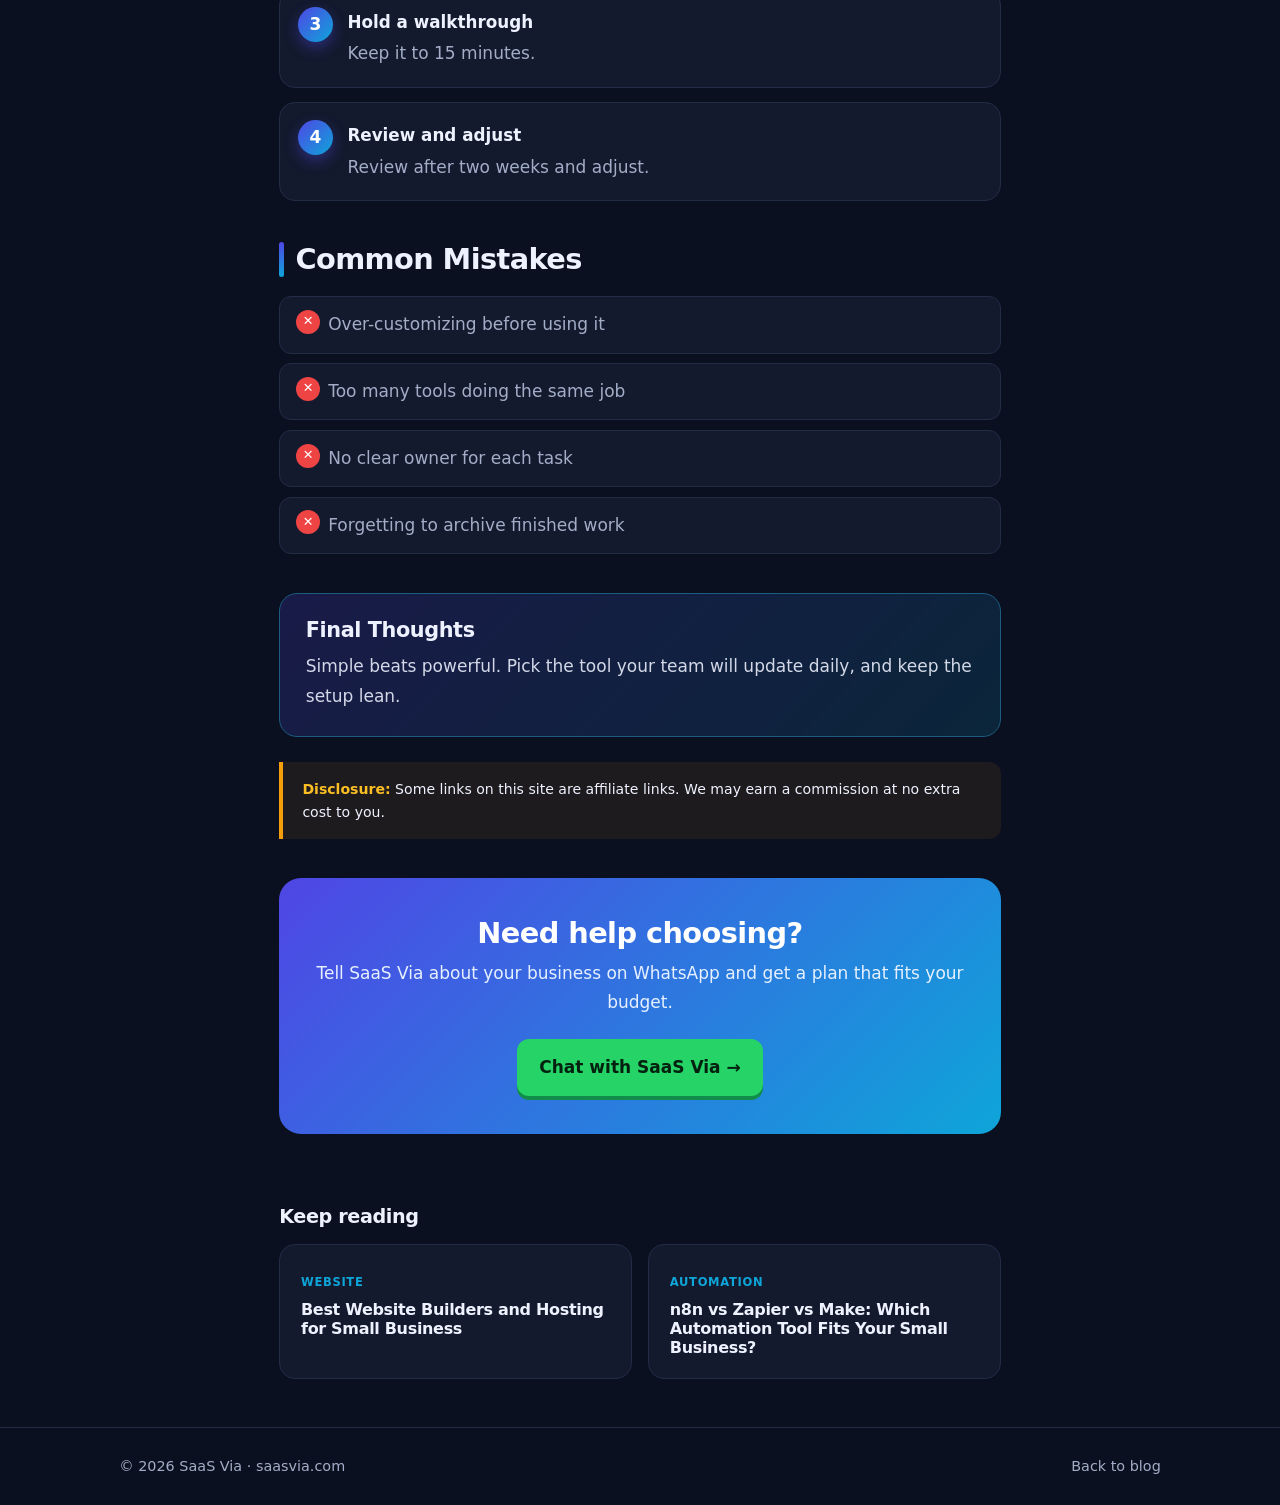
<file: public/blogs/best-project-management-tools-for-small-teams.html>
<!DOCTYPE html>
<html lang="en">
<head>
<meta charset="UTF-8">
<meta name="viewport" content="width=device-width, initial-scale=1, viewport-fit=cover">
<meta name="color-scheme" content="dark">
<meta name="theme-color" content="#0b1020">
<title>Best Project Management Tools for Small Teams | SaaS Via</title>
<meta name="description" content="Features, styles and a simple rollout plan for project management tools.">
<style>
:root{--bg:#0b1020;--card:#131a2e;--ink:#eef2ff;--muted:#a3adc7;--line:#232c47;--a:#4f46e5;--b:#0ea5d9;--wa:#25d366;--wad:#128c4a;--in:#222b47;color-scheme:dark}
*{box-sizing:border-box;margin:0}
html{scroll-behavior:smooth}
body{background:var(--bg);color:var(--ink);font:17px/1.75 system-ui,-apple-system,"Segoe UI",Roboto,sans-serif;-webkit-font-smoothing:antialiased;overflow-x:hidden;padding:env(safe-area-inset-top,0) 0 env(safe-area-inset-bottom,0)}
a{color:inherit;text-decoration:none}
h1,h2,h3{line-height:1.2;letter-spacing:-.02em}
p{color:var(--muted)}
.wrap{max-width:1080px;margin:auto;padding:0 1.2rem}
#prog{position:fixed;top:0;left:0;right:0;height:3px;z-index:40;background:linear-gradient(90deg,var(--a),var(--b));transform:scaleX(0);transform-origin:left}
.nav{position:sticky;top:0;z-index:20;background:rgba(11,16,32,.85);backdrop-filter:blur(10px);border-bottom:1px solid var(--line)}
.nav .wrap{display:flex;align-items:center;justify-content:space-between;height:60px}
.logo{display:flex;align-items:center;gap:.6rem;font-weight:800;font-size:1.1rem}
.logo svg{width:32px;height:32px}
.back{font-size:.92rem;color:var(--muted);transition:color .2s}
.back:hover{color:var(--ink)}
.btn{display:inline-flex;align-items:center;justify-content:center;gap:.5rem;background:var(--wa);color:#04210f;font-weight:700;padding:.85rem 1.4rem;border-radius:12px;box-shadow:0 4px 0 var(--wad);transition:transform .12s,box-shadow .12s}
.btn:hover{transform:translateY(2px);box-shadow:0 2px 0 var(--wad)}
.hero{position:relative;overflow:hidden;padding:3.2rem 0 3rem;background:var(--g)}
.hero:before{content:"";position:absolute;inset:0;background:radial-gradient(circle at 15% 15%,rgba(255,255,255,.28),transparent 45%),radial-gradient(rgba(255,255,255,.2) 1.5px,transparent 1.5px) 0 0/18px 18px}
.hero:after{content:"";position:absolute;width:280px;height:280px;border-radius:64px;background:rgba(255,255,255,.14);right:-60px;bottom:-110px;transform:rotate(24deg)}
.hero .in{position:relative;z-index:1;max-width:760px;margin:auto;padding:0 1.2rem}
.chip{display:inline-block;font:700 .75rem system-ui;color:#fff;background:rgba(0,0,0,.3);backdrop-filter:blur(6px);padding:.3rem .8rem;border-radius:99px}
.hero h1{font-size:clamp(1.9rem,5.2vw,3rem);font-weight:800;color:#fff;margin:1rem 0 .9rem}
.hero .meta{color:rgba(255,255,255,.85);font-size:.9rem}
.emoji{position:absolute;z-index:1;right:max(1.2rem,calc(50% - 540px));top:50%;transform:translateY(-50%) rotate(-8deg);font-size:6rem;filter:drop-shadow(0 12px 18px rgba(0,0,0,.3))}
article{max-width:760px;margin:auto;padding:3rem 1.2rem 1rem}
article>p{margin-bottom:1.2rem}
.lead{font-size:1.2rem;color:var(--ink);opacity:.9;padding-bottom:1.4rem;margin-bottom:.6rem;border-bottom:1px solid var(--line)}
article h2{font-size:clamp(1.4rem,3.2vw,1.8rem);font-weight:750;margin:2.6rem 0 1rem;display:flex;align-items:center;gap:.7rem}
article h2:before{content:"";flex:none;width:5px;height:1.2em;border-radius:3px;background:linear-gradient(180deg,var(--a),var(--b))}
.tw{overflow-x:auto;border:1px solid var(--line);border-radius:16px;background:var(--card);margin:1.2rem 0}
table{width:100%;border-collapse:collapse;min-width:480px;font-size:.95rem}
th,td{padding:.85rem 1rem;text-align:left;border-bottom:1px solid var(--line)}
th{font-size:.78rem;text-transform:uppercase;letter-spacing:.07em;color:var(--b);background:rgba(79,70,229,.1)}
td:first-child{font-weight:700;color:var(--ink)}
td{color:var(--muted)}
tr:last-child td{border-bottom:0}
.grid{display:grid;grid-template-columns:repeat(3,1fr);gap:1rem;margin:1.2rem 0}
.grid.two{grid-template-columns:repeat(2,1fr)}
.card{background:var(--card);border:1px solid var(--line);border-radius:16px;padding:1.3rem;transition:transform .25s,border-color .25s,box-shadow .25s}
.card:hover{transform:translateY(-4px);border-color:var(--b);box-shadow:0 18px 32px rgba(79,70,229,.18)}
.card h3{font-size:1.05rem;margin-bottom:.4rem}
.card p{font-size:.93rem;line-height:1.6}
.card .tag{display:inline-block;font-size:.72rem;font-weight:700;letter-spacing:.06em;text-transform:uppercase;color:var(--b);margin-bottom:.5rem}
.steps{list-style:none;padding:0;margin:1.2rem 0;counter-reset:s;display:grid;gap:.9rem}
.steps li{counter-increment:s;position:relative;background:var(--card);border:1px solid var(--line);border-radius:16px;padding:1.1rem 1.2rem 1.1rem 4.2rem;color:var(--muted)}
.steps li:before{content:counter(s);position:absolute;left:1.1rem;top:1.05rem;width:2.2rem;height:2.2rem;border-radius:50%;display:grid;place-items:center;font-weight:800;color:#fff;background:linear-gradient(135deg,var(--a),var(--b));box-shadow:0 6px 14px rgba(79,70,229,.4)}
.steps li strong{display:block;color:var(--ink);font-size:1.05rem;margin-bottom:.15rem}
.steps li ul{margin-top:.6rem}
.list{list-style:none;padding:0;margin:1.2rem 0;display:grid;gap:.6rem}
.list li{position:relative;padding:.8rem 1rem .8rem 3rem;background:var(--card);border:1px solid var(--line);border-radius:12px;color:var(--muted)}
.list li:before{content:"✓";position:absolute;left:1rem;top:.78rem;width:1.5rem;height:1.5rem;border-radius:50%;display:grid;place-items:center;font-size:.8rem;font-weight:800;color:#04210f;background:var(--wa)}
.list.no li:before{content:"✕";color:#fff;background:#ef4444}
.list li b{color:var(--ink)}
.callout{margin:2.4rem 0 1rem;padding:1.5rem 1.6rem;border-radius:18px;background:linear-gradient(135deg,rgba(79,70,229,.2),rgba(14,165,217,.14));border:1px solid color-mix(in srgb,var(--b) 40%,var(--line))}
.callout h2{margin:0 0 .6rem;font-size:1.3rem}
.callout h2:before{display:none}
.callout p{color:var(--ink);opacity:.88;margin:0}
.disc{margin:1.6rem 0;padding:1rem 1.2rem;border-left:4px solid #f59e0b;border-radius:0 12px 12px 0;background:rgba(245,158,11,.08);font-size:.88rem;line-height:1.6}
.disc b{color:#fbbf24}
.cta{margin:2.4rem 0;text-align:center;background:linear-gradient(135deg,var(--a),var(--b));border-radius:22px;padding:2.4rem 1.4rem;color:#fff}
.cta h2{margin:0 0 .5rem;justify-content:center}
.cta h2:before{display:none}
.cta p{color:#e6f0ff;margin-bottom:1.3rem}
.more{max-width:760px;margin:0 auto;padding:1rem 1.2rem 3rem}
.more h3{font-size:1.2rem;margin-bottom:1rem}
.more .grid{margin:0}
.more .card{display:block}
.more .card small{color:var(--b);font-weight:700;font-size:.72rem;text-transform:uppercase;letter-spacing:.06em}
.more .card h3{font-size:1rem;margin:.3rem 0 0}
footer{border-top:1px solid var(--line);padding:1.6rem 0;color:var(--muted);font-size:.9rem}
footer .wrap{display:flex;justify-content:space-between;flex-wrap:wrap;gap:1rem}
@media(max-width:800px){.grid,.grid.two{grid-template-columns:1fr}.emoji{display:none}body{font-size:16px}.hero{padding:2.4rem 0 2.2rem}article{padding-top:2.2rem}.steps li{padding-left:3.8rem}.cta .btn{width:100%}}
@media(prefers-reduced-motion:reduce){*{transition:none!important;scroll-behavior:auto!important}}
</style>
</head>
<body>
<div id="prog" aria-hidden="true"></div>
<header class="nav"><div class="wrap"><a class="logo" href="../index.html" aria-label="SaaS Via home"><svg viewBox="0 0 64 64" aria-hidden="true"><defs><linearGradient id="g" x1="0" y1="0" x2="1" y2="1"><stop offset="0" stop-color="#4f46e5"/><stop offset="1" stop-color="#0ea5d9"/></linearGradient></defs><rect width="64" height="64" rx="16" fill="url(#g)"/><path d="M17 20 L28 45 L37 28 L46 43" fill="none" stroke="#fff" stroke-width="5" stroke-linecap="round" stroke-linejoin="round"/><circle cx="17" cy="20" r="4" fill="#fff"/><circle cx="47" cy="44" r="5" fill="#fff"/></svg>SaaS Via</a><a class="back" href="../index.html#blog">← All articles</a></div></header>
<section class="hero" style="--g:linear-gradient(135deg,#8b5cf6,#ec4899)"><div class="in"><span class="chip">Productivity</span><h1>Best Project Management Tools for Small Teams</h1><div class="meta">SaaS Via Journal · 3 min read</div></div><div class="emoji" aria-hidden="true">📋</div></section>
<article>
<p class="lead">Missed deadlines and scattered messages usually point to one issue: no shared system for tasks. A project management tool fixes that.</p>
<h2>Features That Matter for Small Teams</h2><ul class="list"><li>Task lists with owners and due dates</li><li>Board, list, and calendar views</li><li>Team comments and file sharing</li><li>Templates for repeat projects</li><li>Integrations with Slack, email, and calendars</li><li>Simple pricing that doesn’t punish a growing team</li></ul><h2>Which Style Fits Your Team?</h2><div class="grid"><div class="card"><h3>Kanban boards</h3><p>Work well for visual teams and ongoing workflows like content or support.</p></div><div class="card"><h3>List and timeline tools</h3><p>Suit projects with deadlines and dependencies, such as launches.</p></div><div class="card"><h3>All-in-one workspaces</h3><p>Combine docs, tasks, and databases. Flexible, but they need a little setup time.</p></div></div><h2>How to Roll Out a New Tool</h2><ol class="steps"><li><strong>Start small</strong>Start with one project, not the whole company.</li><li><strong>Set simple rules</strong>Decide who creates tasks, who updates them, and when.</li><li><strong>Hold a walkthrough</strong>Keep it to 15 minutes.</li><li><strong>Review and adjust</strong>Review after two weeks and adjust.</li></ol><h2>Common Mistakes</h2><ul class="list no"><li>Over-customizing before using it</li><li>Too many tools doing the same job</li><li>No clear owner for each task</li><li>Forgetting to archive finished work</li></ul><div class="callout"><h2>Final Thoughts</h2><p>Simple beats powerful. Pick the tool your team will update daily, and keep the setup lean.</p></div>
<div class="disc"><b>Disclosure:</b> Some links on this site are affiliate links. We may earn a commission at no extra cost to you.</div>
<div class="cta"><h2>Need help choosing?</h2><p>Tell SaaS Via about your business on WhatsApp and get a plan that fits your budget.</p><a class="btn" href="https://wa.me/923001234567?text=Hi!%20I'd%20like%20help%20growing%20my%20online%20product." target="_blank" rel="noopener">Chat with SaaS Via →</a></div>
</article>
<section class="more"><h3>Keep reading</h3><div class="grid two"><a class="card" href="best-website-builders-and-hosting-for-small-business.html"><small>Website</small><h3>Best Website Builders and Hosting for Small Business</h3></a><a class="card" href="n8n-vs-zapier-vs-make.html"><small>Automation</small><h3>n8n vs Zapier vs Make: Which Automation Tool Fits Your Small Business?</h3></a></div></section>
<footer><div class="wrap"><span>© <span id="yr"></span> SaaS Via · saasvia.com</span><a href="../index.html#blog">Back to blog</a></div></footer>
<script>
document.getElementById("yr").textContent=new Date().getFullYear();
var p=document.getElementById("prog");
addEventListener("scroll",function(){var m=document.documentElement.scrollHeight-innerHeight;p.style.transform="scaleX("+(m>0?scrollY/m:0)+")"},{passive:true});
</script>
</body>
</html>
</file>
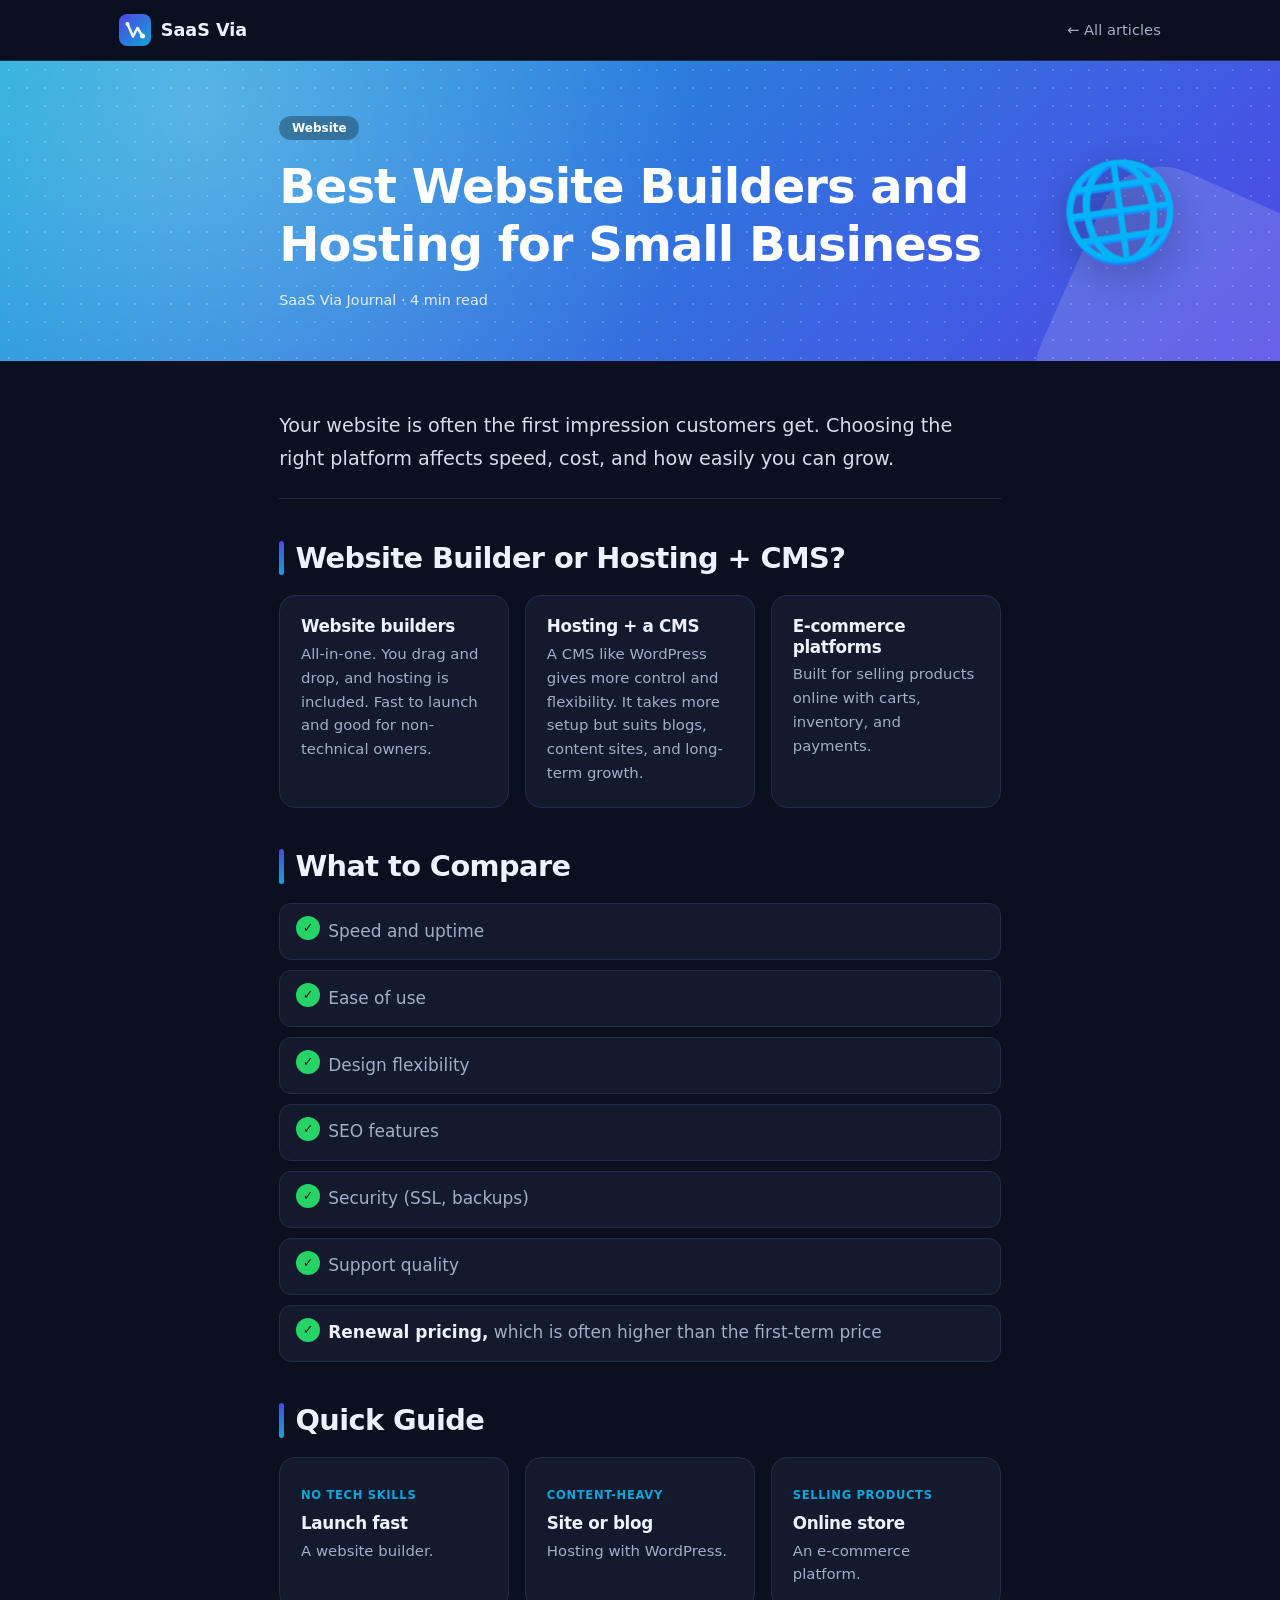
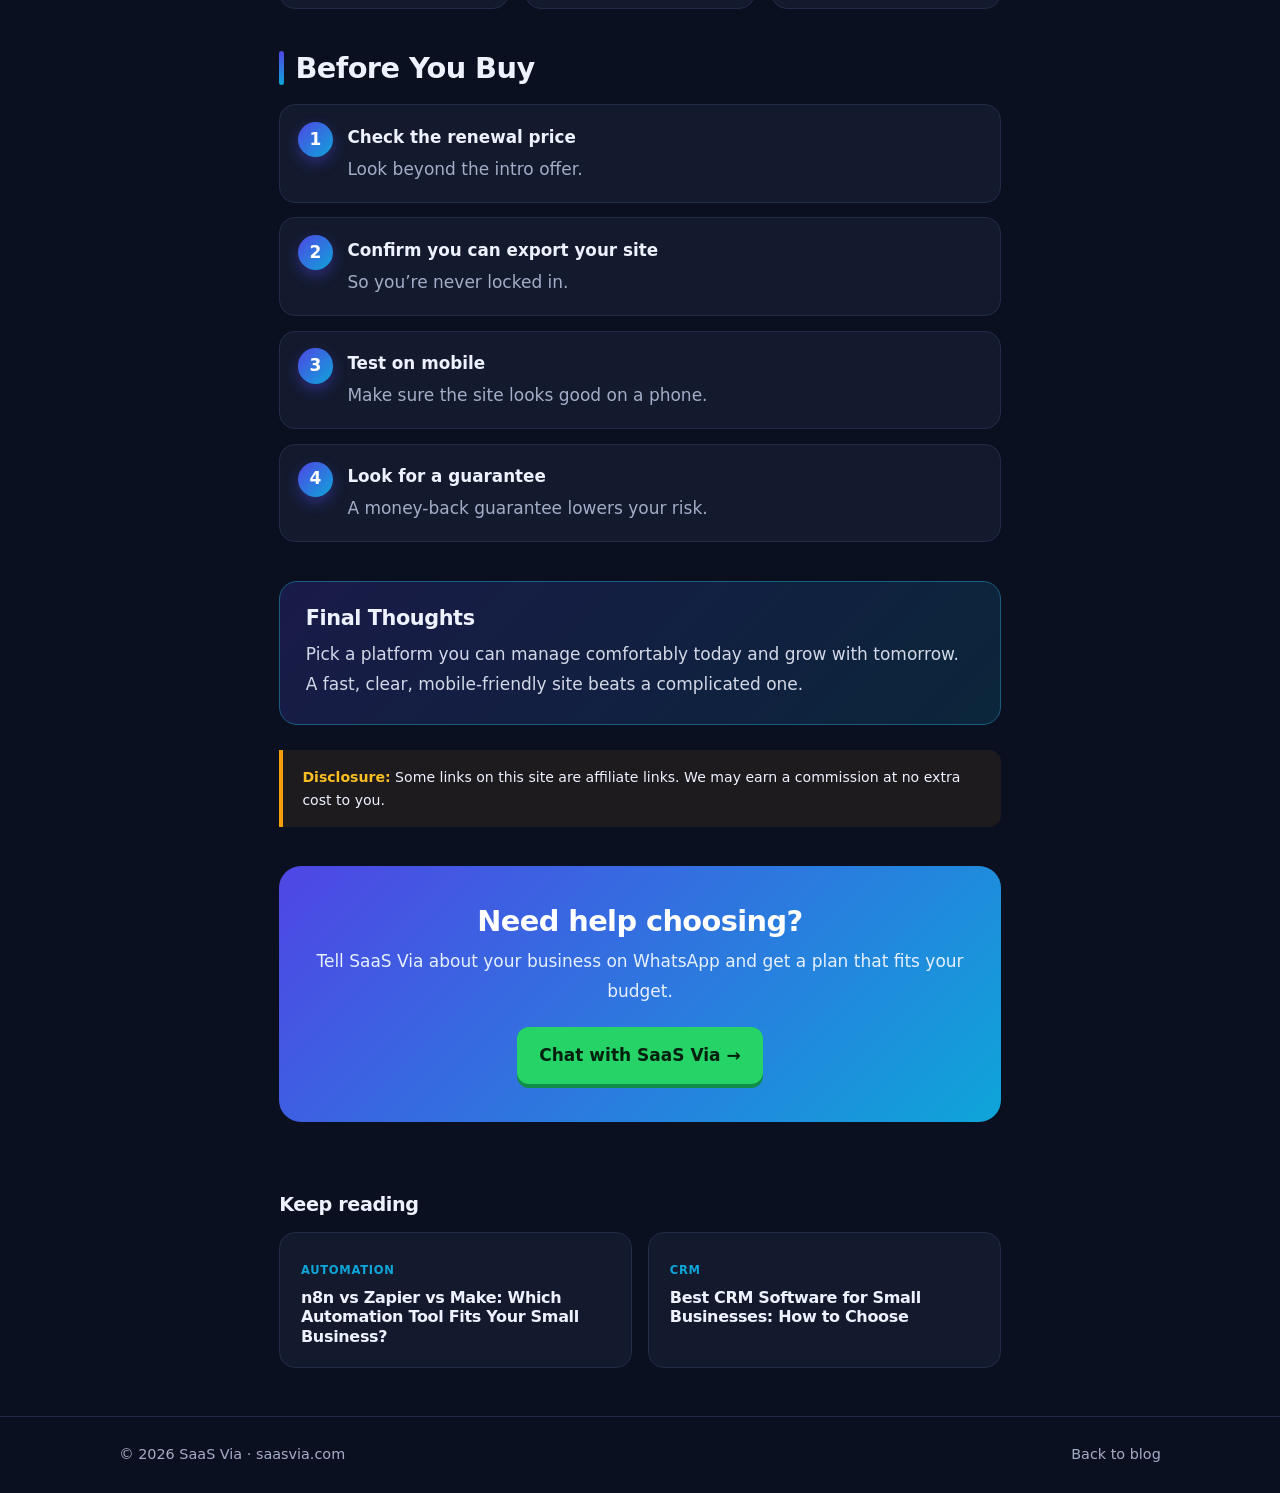
<file: public/blogs/best-website-builders-and-hosting-for-small-business.html>
<!DOCTYPE html>
<html lang="en">
<head>
<meta charset="UTF-8">
<meta name="viewport" content="width=device-width, initial-scale=1, viewport-fit=cover">
<meta name="color-scheme" content="dark">
<meta name="theme-color" content="#0b1020">
<title>Best Website Builders and Hosting for Small Business | SaaS Via</title>
<meta name="description" content="Website builder or hosting with a CMS? How to choose for your small business.">
<style>
:root{--bg:#0b1020;--card:#131a2e;--ink:#eef2ff;--muted:#a3adc7;--line:#232c47;--a:#4f46e5;--b:#0ea5d9;--wa:#25d366;--wad:#128c4a;--in:#222b47;color-scheme:dark}
*{box-sizing:border-box;margin:0}
html{scroll-behavior:smooth}
body{background:var(--bg);color:var(--ink);font:17px/1.75 system-ui,-apple-system,"Segoe UI",Roboto,sans-serif;-webkit-font-smoothing:antialiased;overflow-x:hidden;padding:env(safe-area-inset-top,0) 0 env(safe-area-inset-bottom,0)}
a{color:inherit;text-decoration:none}
h1,h2,h3{line-height:1.2;letter-spacing:-.02em}
p{color:var(--muted)}
.wrap{max-width:1080px;margin:auto;padding:0 1.2rem}
#prog{position:fixed;top:0;left:0;right:0;height:3px;z-index:40;background:linear-gradient(90deg,var(--a),var(--b));transform:scaleX(0);transform-origin:left}
.nav{position:sticky;top:0;z-index:20;background:rgba(11,16,32,.85);backdrop-filter:blur(10px);border-bottom:1px solid var(--line)}
.nav .wrap{display:flex;align-items:center;justify-content:space-between;height:60px}
.logo{display:flex;align-items:center;gap:.6rem;font-weight:800;font-size:1.1rem}
.logo svg{width:32px;height:32px}
.back{font-size:.92rem;color:var(--muted);transition:color .2s}
.back:hover{color:var(--ink)}
.btn{display:inline-flex;align-items:center;justify-content:center;gap:.5rem;background:var(--wa);color:#04210f;font-weight:700;padding:.85rem 1.4rem;border-radius:12px;box-shadow:0 4px 0 var(--wad);transition:transform .12s,box-shadow .12s}
.btn:hover{transform:translateY(2px);box-shadow:0 2px 0 var(--wad)}
.hero{position:relative;overflow:hidden;padding:3.2rem 0 3rem;background:var(--g)}
.hero:before{content:"";position:absolute;inset:0;background:radial-gradient(circle at 15% 15%,rgba(255,255,255,.28),transparent 45%),radial-gradient(rgba(255,255,255,.2) 1.5px,transparent 1.5px) 0 0/18px 18px}
.hero:after{content:"";position:absolute;width:280px;height:280px;border-radius:64px;background:rgba(255,255,255,.14);right:-60px;bottom:-110px;transform:rotate(24deg)}
.hero .in{position:relative;z-index:1;max-width:760px;margin:auto;padding:0 1.2rem}
.chip{display:inline-block;font:700 .75rem system-ui;color:#fff;background:rgba(0,0,0,.3);backdrop-filter:blur(6px);padding:.3rem .8rem;border-radius:99px}
.hero h1{font-size:clamp(1.9rem,5.2vw,3rem);font-weight:800;color:#fff;margin:1rem 0 .9rem}
.hero .meta{color:rgba(255,255,255,.85);font-size:.9rem}
.emoji{position:absolute;z-index:1;right:max(1.2rem,calc(50% - 540px));top:50%;transform:translateY(-50%) rotate(-8deg);font-size:6rem;filter:drop-shadow(0 12px 18px rgba(0,0,0,.3))}
article{max-width:760px;margin:auto;padding:3rem 1.2rem 1rem}
article>p{margin-bottom:1.2rem}
.lead{font-size:1.2rem;color:var(--ink);opacity:.9;padding-bottom:1.4rem;margin-bottom:.6rem;border-bottom:1px solid var(--line)}
article h2{font-size:clamp(1.4rem,3.2vw,1.8rem);font-weight:750;margin:2.6rem 0 1rem;display:flex;align-items:center;gap:.7rem}
article h2:before{content:"";flex:none;width:5px;height:1.2em;border-radius:3px;background:linear-gradient(180deg,var(--a),var(--b))}
.tw{overflow-x:auto;border:1px solid var(--line);border-radius:16px;background:var(--card);margin:1.2rem 0}
table{width:100%;border-collapse:collapse;min-width:480px;font-size:.95rem}
th,td{padding:.85rem 1rem;text-align:left;border-bottom:1px solid var(--line)}
th{font-size:.78rem;text-transform:uppercase;letter-spacing:.07em;color:var(--b);background:rgba(79,70,229,.1)}
td:first-child{font-weight:700;color:var(--ink)}
td{color:var(--muted)}
tr:last-child td{border-bottom:0}
.grid{display:grid;grid-template-columns:repeat(3,1fr);gap:1rem;margin:1.2rem 0}
.grid.two{grid-template-columns:repeat(2,1fr)}
.card{background:var(--card);border:1px solid var(--line);border-radius:16px;padding:1.3rem;transition:transform .25s,border-color .25s,box-shadow .25s}
.card:hover{transform:translateY(-4px);border-color:var(--b);box-shadow:0 18px 32px rgba(79,70,229,.18)}
.card h3{font-size:1.05rem;margin-bottom:.4rem}
.card p{font-size:.93rem;line-height:1.6}
.card .tag{display:inline-block;font-size:.72rem;font-weight:700;letter-spacing:.06em;text-transform:uppercase;color:var(--b);margin-bottom:.5rem}
.steps{list-style:none;padding:0;margin:1.2rem 0;counter-reset:s;display:grid;gap:.9rem}
.steps li{counter-increment:s;position:relative;background:var(--card);border:1px solid var(--line);border-radius:16px;padding:1.1rem 1.2rem 1.1rem 4.2rem;color:var(--muted)}
.steps li:before{content:counter(s);position:absolute;left:1.1rem;top:1.05rem;width:2.2rem;height:2.2rem;border-radius:50%;display:grid;place-items:center;font-weight:800;color:#fff;background:linear-gradient(135deg,var(--a),var(--b));box-shadow:0 6px 14px rgba(79,70,229,.4)}
.steps li strong{display:block;color:var(--ink);font-size:1.05rem;margin-bottom:.15rem}
.steps li ul{margin-top:.6rem}
.list{list-style:none;padding:0;margin:1.2rem 0;display:grid;gap:.6rem}
.list li{position:relative;padding:.8rem 1rem .8rem 3rem;background:var(--card);border:1px solid var(--line);border-radius:12px;color:var(--muted)}
.list li:before{content:"✓";position:absolute;left:1rem;top:.78rem;width:1.5rem;height:1.5rem;border-radius:50%;display:grid;place-items:center;font-size:.8rem;font-weight:800;color:#04210f;background:var(--wa)}
.list.no li:before{content:"✕";color:#fff;background:#ef4444}
.list li b{color:var(--ink)}
.callout{margin:2.4rem 0 1rem;padding:1.5rem 1.6rem;border-radius:18px;background:linear-gradient(135deg,rgba(79,70,229,.2),rgba(14,165,217,.14));border:1px solid color-mix(in srgb,var(--b) 40%,var(--line))}
.callout h2{margin:0 0 .6rem;font-size:1.3rem}
.callout h2:before{display:none}
.callout p{color:var(--ink);opacity:.88;margin:0}
.disc{margin:1.6rem 0;padding:1rem 1.2rem;border-left:4px solid #f59e0b;border-radius:0 12px 12px 0;background:rgba(245,158,11,.08);font-size:.88rem;line-height:1.6}
.disc b{color:#fbbf24}
.cta{margin:2.4rem 0;text-align:center;background:linear-gradient(135deg,var(--a),var(--b));border-radius:22px;padding:2.4rem 1.4rem;color:#fff}
.cta h2{margin:0 0 .5rem;justify-content:center}
.cta h2:before{display:none}
.cta p{color:#e6f0ff;margin-bottom:1.3rem}
.more{max-width:760px;margin:0 auto;padding:1rem 1.2rem 3rem}
.more h3{font-size:1.2rem;margin-bottom:1rem}
.more .grid{margin:0}
.more .card{display:block}
.more .card small{color:var(--b);font-weight:700;font-size:.72rem;text-transform:uppercase;letter-spacing:.06em}
.more .card h3{font-size:1rem;margin:.3rem 0 0}
footer{border-top:1px solid var(--line);padding:1.6rem 0;color:var(--muted);font-size:.9rem}
footer .wrap{display:flex;justify-content:space-between;flex-wrap:wrap;gap:1rem}
@media(max-width:800px){.grid,.grid.two{grid-template-columns:1fr}.emoji{display:none}body{font-size:16px}.hero{padding:2.4rem 0 2.2rem}article{padding-top:2.2rem}.steps li{padding-left:3.8rem}.cta .btn{width:100%}}
@media(prefers-reduced-motion:reduce){*{transition:none!important;scroll-behavior:auto!important}}
</style>
</head>
<body>
<div id="prog" aria-hidden="true"></div>
<header class="nav"><div class="wrap"><a class="logo" href="../index.html" aria-label="SaaS Via home"><svg viewBox="0 0 64 64" aria-hidden="true"><defs><linearGradient id="g" x1="0" y1="0" x2="1" y2="1"><stop offset="0" stop-color="#4f46e5"/><stop offset="1" stop-color="#0ea5d9"/></linearGradient></defs><rect width="64" height="64" rx="16" fill="url(#g)"/><path d="M17 20 L28 45 L37 28 L46 43" fill="none" stroke="#fff" stroke-width="5" stroke-linecap="round" stroke-linejoin="round"/><circle cx="17" cy="20" r="4" fill="#fff"/><circle cx="47" cy="44" r="5" fill="#fff"/></svg>SaaS Via</a><a class="back" href="../index.html#blog">← All articles</a></div></header>
<section class="hero" style="--g:linear-gradient(135deg,#0ea5d9,#4f46e5)"><div class="in"><span class="chip">Website</span><h1>Best Website Builders and Hosting for Small Business</h1><div class="meta">SaaS Via Journal · 4 min read</div></div><div class="emoji" aria-hidden="true">🌐</div></section>
<article>
<p class="lead">Your website is often the first impression customers get. Choosing the right platform affects speed, cost, and how easily you can grow.</p>
<h2>Website Builder or Hosting + CMS?</h2><div class="grid"><div class="card"><h3>Website builders</h3><p>All-in-one. You drag and drop, and hosting is included. Fast to launch and good for non-technical owners.</p></div><div class="card"><h3>Hosting + a CMS</h3><p>A CMS like WordPress gives more control and flexibility. It takes more setup but suits blogs, content sites, and long-term growth.</p></div><div class="card"><h3>E-commerce platforms</h3><p>Built for selling products online with carts, inventory, and payments.</p></div></div><h2>What to Compare</h2><ul class="list"><li>Speed and uptime</li><li>Ease of use</li><li>Design flexibility</li><li>SEO features</li><li>Security (SSL, backups)</li><li>Support quality</li><li><b>Renewal pricing,</b> which is often higher than the first-term price</li></ul><h2>Quick Guide</h2><div class="grid"><div class="card"><span class="tag">No tech skills</span><h3>Launch fast</h3><p>A website builder.</p></div><div class="card"><span class="tag">Content-heavy</span><h3>Site or blog</h3><p>Hosting with WordPress.</p></div><div class="card"><span class="tag">Selling products</span><h3>Online store</h3><p>An e-commerce platform.</p></div></div><h2>Before You Buy</h2><ol class="steps"><li><strong>Check the renewal price</strong>Look beyond the intro offer.</li><li><strong>Confirm you can export your site</strong>So you’re never locked in.</li><li><strong>Test on mobile</strong>Make sure the site looks good on a phone.</li><li><strong>Look for a guarantee</strong>A money-back guarantee lowers your risk.</li></ol><div class="callout"><h2>Final Thoughts</h2><p>Pick a platform you can manage comfortably today and grow with tomorrow. A fast, clear, mobile-friendly site beats a complicated one.</p></div>
<div class="disc"><b>Disclosure:</b> Some links on this site are affiliate links. We may earn a commission at no extra cost to you.</div>
<div class="cta"><h2>Need help choosing?</h2><p>Tell SaaS Via about your business on WhatsApp and get a plan that fits your budget.</p><a class="btn" href="https://wa.me/923001234567?text=Hi!%20I'd%20like%20help%20growing%20my%20online%20product." target="_blank" rel="noopener">Chat with SaaS Via →</a></div>
</article>
<section class="more"><h3>Keep reading</h3><div class="grid two"><a class="card" href="n8n-vs-zapier-vs-make.html"><small>Automation</small><h3>n8n vs Zapier vs Make: Which Automation Tool Fits Your Small Business?</h3></a><a class="card" href="best-crm-software-for-small-businesses.html"><small>CRM</small><h3>Best CRM Software for Small Businesses: How to Choose</h3></a></div></section>
<footer><div class="wrap"><span>© <span id="yr"></span> SaaS Via · saasvia.com</span><a href="../index.html#blog">Back to blog</a></div></footer>
<script>
document.getElementById("yr").textContent=new Date().getFullYear();
var p=document.getElementById("prog");
addEventListener("scroll",function(){var m=document.documentElement.scrollHeight-innerHeight;p.style.transform="scaleX("+(m>0?scrollY/m:0)+")"},{passive:true});
</script>
</body>
</html>
</file>
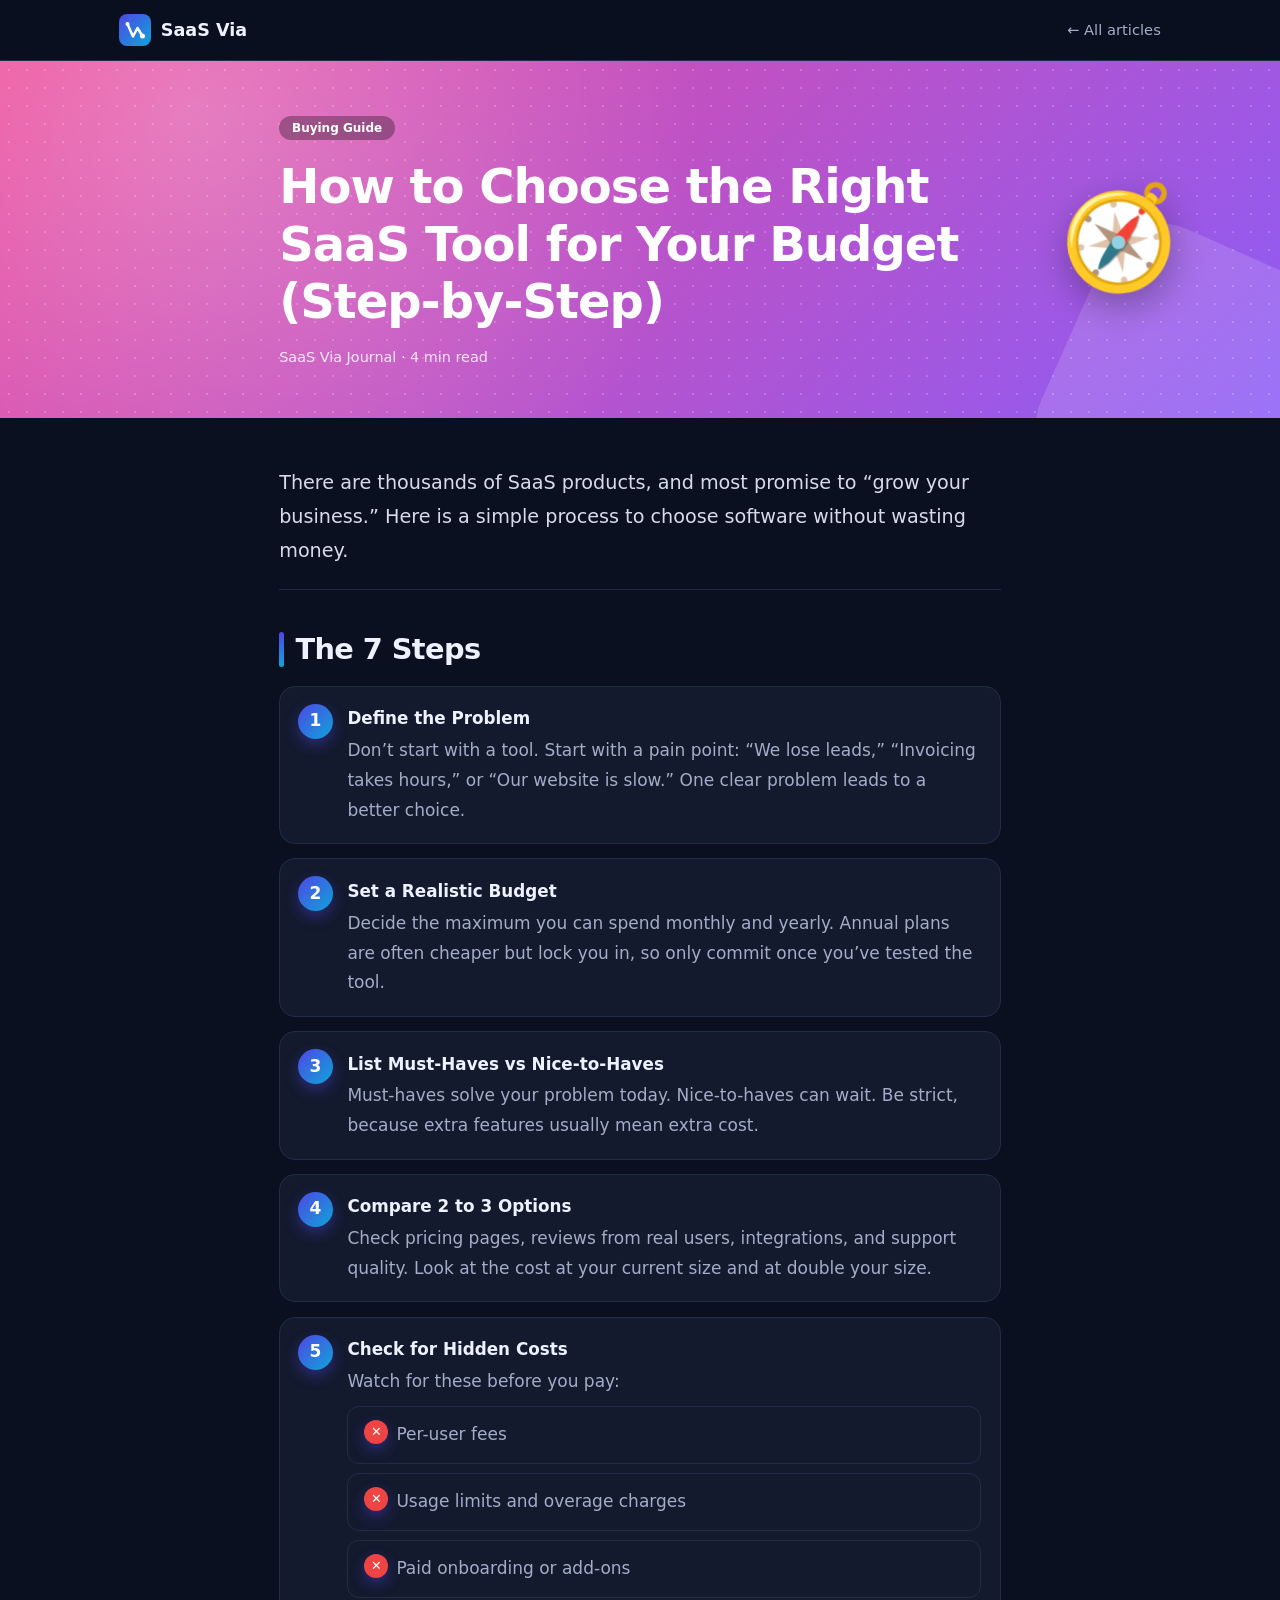
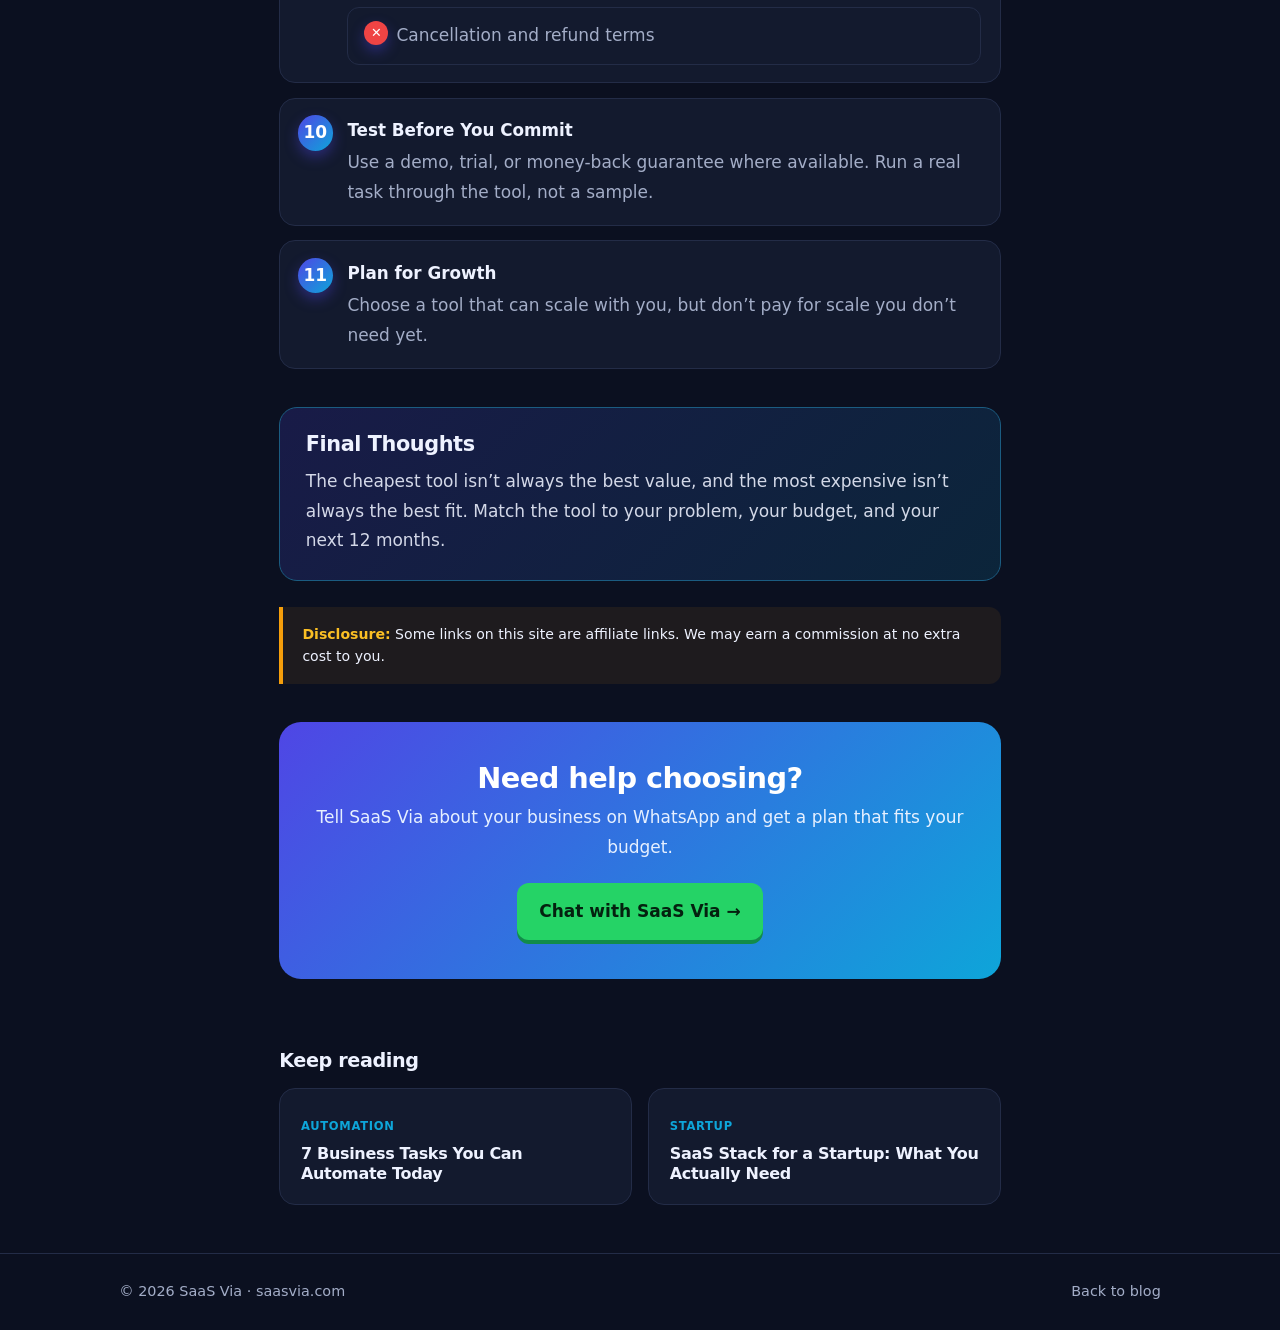
<file: public/blogs/how-to-choose-the-right-saas-tool.html>
<!DOCTYPE html>
<html lang="en">
<head>
<meta charset="UTF-8">
<meta name="viewport" content="width=device-width, initial-scale=1, viewport-fit=cover">
<meta name="color-scheme" content="dark">
<meta name="theme-color" content="#0b1020">
<title>How to Choose the Right SaaS Tool for Your Budget (Step-by-Step) | SaaS Via</title>
<meta name="description" content="A simple 7-step process to choose SaaS software without wasting money.">
<style>
:root{--bg:#0b1020;--card:#131a2e;--ink:#eef2ff;--muted:#a3adc7;--line:#232c47;--a:#4f46e5;--b:#0ea5d9;--wa:#25d366;--wad:#128c4a;--in:#222b47;color-scheme:dark}
*{box-sizing:border-box;margin:0}
html{scroll-behavior:smooth}
body{background:var(--bg);color:var(--ink);font:17px/1.75 system-ui,-apple-system,"Segoe UI",Roboto,sans-serif;-webkit-font-smoothing:antialiased;overflow-x:hidden;padding:env(safe-area-inset-top,0) 0 env(safe-area-inset-bottom,0)}
a{color:inherit;text-decoration:none}
h1,h2,h3{line-height:1.2;letter-spacing:-.02em}
p{color:var(--muted)}
.wrap{max-width:1080px;margin:auto;padding:0 1.2rem}
#prog{position:fixed;top:0;left:0;right:0;height:3px;z-index:40;background:linear-gradient(90deg,var(--a),var(--b));transform:scaleX(0);transform-origin:left}
.nav{position:sticky;top:0;z-index:20;background:rgba(11,16,32,.85);backdrop-filter:blur(10px);border-bottom:1px solid var(--line)}
.nav .wrap{display:flex;align-items:center;justify-content:space-between;height:60px}
.logo{display:flex;align-items:center;gap:.6rem;font-weight:800;font-size:1.1rem}
.logo svg{width:32px;height:32px}
.back{font-size:.92rem;color:var(--muted);transition:color .2s}
.back:hover{color:var(--ink)}
.btn{display:inline-flex;align-items:center;justify-content:center;gap:.5rem;background:var(--wa);color:#04210f;font-weight:700;padding:.85rem 1.4rem;border-radius:12px;box-shadow:0 4px 0 var(--wad);transition:transform .12s,box-shadow .12s}
.btn:hover{transform:translateY(2px);box-shadow:0 2px 0 var(--wad)}
.hero{position:relative;overflow:hidden;padding:3.2rem 0 3rem;background:var(--g)}
.hero:before{content:"";position:absolute;inset:0;background:radial-gradient(circle at 15% 15%,rgba(255,255,255,.28),transparent 45%),radial-gradient(rgba(255,255,255,.2) 1.5px,transparent 1.5px) 0 0/18px 18px}
.hero:after{content:"";position:absolute;width:280px;height:280px;border-radius:64px;background:rgba(255,255,255,.14);right:-60px;bottom:-110px;transform:rotate(24deg)}
.hero .in{position:relative;z-index:1;max-width:760px;margin:auto;padding:0 1.2rem}
.chip{display:inline-block;font:700 .75rem system-ui;color:#fff;background:rgba(0,0,0,.3);backdrop-filter:blur(6px);padding:.3rem .8rem;border-radius:99px}
.hero h1{font-size:clamp(1.9rem,5.2vw,3rem);font-weight:800;color:#fff;margin:1rem 0 .9rem}
.hero .meta{color:rgba(255,255,255,.85);font-size:.9rem}
.emoji{position:absolute;z-index:1;right:max(1.2rem,calc(50% - 540px));top:50%;transform:translateY(-50%) rotate(-8deg);font-size:6rem;filter:drop-shadow(0 12px 18px rgba(0,0,0,.3))}
article{max-width:760px;margin:auto;padding:3rem 1.2rem 1rem}
article>p{margin-bottom:1.2rem}
.lead{font-size:1.2rem;color:var(--ink);opacity:.9;padding-bottom:1.4rem;margin-bottom:.6rem;border-bottom:1px solid var(--line)}
article h2{font-size:clamp(1.4rem,3.2vw,1.8rem);font-weight:750;margin:2.6rem 0 1rem;display:flex;align-items:center;gap:.7rem}
article h2:before{content:"";flex:none;width:5px;height:1.2em;border-radius:3px;background:linear-gradient(180deg,var(--a),var(--b))}
.tw{overflow-x:auto;border:1px solid var(--line);border-radius:16px;background:var(--card);margin:1.2rem 0}
table{width:100%;border-collapse:collapse;min-width:480px;font-size:.95rem}
th,td{padding:.85rem 1rem;text-align:left;border-bottom:1px solid var(--line)}
th{font-size:.78rem;text-transform:uppercase;letter-spacing:.07em;color:var(--b);background:rgba(79,70,229,.1)}
td:first-child{font-weight:700;color:var(--ink)}
td{color:var(--muted)}
tr:last-child td{border-bottom:0}
.grid{display:grid;grid-template-columns:repeat(3,1fr);gap:1rem;margin:1.2rem 0}
.grid.two{grid-template-columns:repeat(2,1fr)}
.card{background:var(--card);border:1px solid var(--line);border-radius:16px;padding:1.3rem;transition:transform .25s,border-color .25s,box-shadow .25s}
.card:hover{transform:translateY(-4px);border-color:var(--b);box-shadow:0 18px 32px rgba(79,70,229,.18)}
.card h3{font-size:1.05rem;margin-bottom:.4rem}
.card p{font-size:.93rem;line-height:1.6}
.card .tag{display:inline-block;font-size:.72rem;font-weight:700;letter-spacing:.06em;text-transform:uppercase;color:var(--b);margin-bottom:.5rem}
.steps{list-style:none;padding:0;margin:1.2rem 0;counter-reset:s;display:grid;gap:.9rem}
.steps li{counter-increment:s;position:relative;background:var(--card);border:1px solid var(--line);border-radius:16px;padding:1.1rem 1.2rem 1.1rem 4.2rem;color:var(--muted)}
.steps li:before{content:counter(s);position:absolute;left:1.1rem;top:1.05rem;width:2.2rem;height:2.2rem;border-radius:50%;display:grid;place-items:center;font-weight:800;color:#fff;background:linear-gradient(135deg,var(--a),var(--b));box-shadow:0 6px 14px rgba(79,70,229,.4)}
.steps li strong{display:block;color:var(--ink);font-size:1.05rem;margin-bottom:.15rem}
.steps li ul{margin-top:.6rem}
.list{list-style:none;padding:0;margin:1.2rem 0;display:grid;gap:.6rem}
.list li{position:relative;padding:.8rem 1rem .8rem 3rem;background:var(--card);border:1px solid var(--line);border-radius:12px;color:var(--muted)}
.list li:before{content:"✓";position:absolute;left:1rem;top:.78rem;width:1.5rem;height:1.5rem;border-radius:50%;display:grid;place-items:center;font-size:.8rem;font-weight:800;color:#04210f;background:var(--wa)}
.list.no li:before{content:"✕";color:#fff;background:#ef4444}
.list li b{color:var(--ink)}
.callout{margin:2.4rem 0 1rem;padding:1.5rem 1.6rem;border-radius:18px;background:linear-gradient(135deg,rgba(79,70,229,.2),rgba(14,165,217,.14));border:1px solid color-mix(in srgb,var(--b) 40%,var(--line))}
.callout h2{margin:0 0 .6rem;font-size:1.3rem}
.callout h2:before{display:none}
.callout p{color:var(--ink);opacity:.88;margin:0}
.disc{margin:1.6rem 0;padding:1rem 1.2rem;border-left:4px solid #f59e0b;border-radius:0 12px 12px 0;background:rgba(245,158,11,.08);font-size:.88rem;line-height:1.6}
.disc b{color:#fbbf24}
.cta{margin:2.4rem 0;text-align:center;background:linear-gradient(135deg,var(--a),var(--b));border-radius:22px;padding:2.4rem 1.4rem;color:#fff}
.cta h2{margin:0 0 .5rem;justify-content:center}
.cta h2:before{display:none}
.cta p{color:#e6f0ff;margin-bottom:1.3rem}
.more{max-width:760px;margin:0 auto;padding:1rem 1.2rem 3rem}
.more h3{font-size:1.2rem;margin-bottom:1rem}
.more .grid{margin:0}
.more .card{display:block}
.more .card small{color:var(--b);font-weight:700;font-size:.72rem;text-transform:uppercase;letter-spacing:.06em}
.more .card h3{font-size:1rem;margin:.3rem 0 0}
footer{border-top:1px solid var(--line);padding:1.6rem 0;color:var(--muted);font-size:.9rem}
footer .wrap{display:flex;justify-content:space-between;flex-wrap:wrap;gap:1rem}
@media(max-width:800px){.grid,.grid.two{grid-template-columns:1fr}.emoji{display:none}body{font-size:16px}.hero{padding:2.4rem 0 2.2rem}article{padding-top:2.2rem}.steps li{padding-left:3.8rem}.cta .btn{width:100%}}
@media(prefers-reduced-motion:reduce){*{transition:none!important;scroll-behavior:auto!important}}
</style>
</head>
<body>
<div id="prog" aria-hidden="true"></div>
<header class="nav"><div class="wrap"><a class="logo" href="../index.html" aria-label="SaaS Via home"><svg viewBox="0 0 64 64" aria-hidden="true"><defs><linearGradient id="g" x1="0" y1="0" x2="1" y2="1"><stop offset="0" stop-color="#4f46e5"/><stop offset="1" stop-color="#0ea5d9"/></linearGradient></defs><rect width="64" height="64" rx="16" fill="url(#g)"/><path d="M17 20 L28 45 L37 28 L46 43" fill="none" stroke="#fff" stroke-width="5" stroke-linecap="round" stroke-linejoin="round"/><circle cx="17" cy="20" r="4" fill="#fff"/><circle cx="47" cy="44" r="5" fill="#fff"/></svg>SaaS Via</a><a class="back" href="../index.html#blog">← All articles</a></div></header>
<section class="hero" style="--g:linear-gradient(135deg,#ec4899,#8b5cf6)"><div class="in"><span class="chip">Buying Guide</span><h1>How to Choose the Right SaaS Tool for Your Budget (Step-by-Step)</h1><div class="meta">SaaS Via Journal · 4 min read</div></div><div class="emoji" aria-hidden="true">🧭</div></section>
<article>
<p class="lead">There are thousands of SaaS products, and most promise to “grow your business.” Here is a simple process to choose software without wasting money.</p>
<h2>The 7 Steps</h2><ol class="steps"><li><strong>Define the Problem</strong>Don’t start with a tool. Start with a pain point: “We lose leads,” “Invoicing takes hours,” or “Our website is slow.” One clear problem leads to a better choice.</li><li><strong>Set a Realistic Budget</strong>Decide the maximum you can spend monthly and yearly. Annual plans are often cheaper but lock you in, so only commit once you’ve tested the tool.</li><li><strong>List Must-Haves vs Nice-to-Haves</strong>Must-haves solve your problem today. Nice-to-haves can wait. Be strict, because extra features usually mean extra cost.</li><li><strong>Compare 2 to 3 Options</strong>Check pricing pages, reviews from real users, integrations, and support quality. Look at the cost at your current size and at double your size.</li><li><strong>Check for Hidden Costs</strong>Watch for these before you pay:<ul class="list no" style="margin-bottom:0"><li>Per-user fees</li><li>Usage limits and overage charges</li><li>Paid onboarding or add-ons</li><li>Cancellation and refund terms</li></ul></li><li><strong>Test Before You Commit</strong>Use a demo, trial, or money-back guarantee where available. Run a real task through the tool, not a sample.</li><li><strong>Plan for Growth</strong>Choose a tool that can scale with you, but don’t pay for scale you don’t need yet.</li></ol><div class="callout"><h2>Final Thoughts</h2><p>The cheapest tool isn’t always the best value, and the most expensive isn’t always the best fit. Match the tool to your problem, your budget, and your next 12 months.</p></div>
<div class="disc"><b>Disclosure:</b> Some links on this site are affiliate links. We may earn a commission at no extra cost to you.</div>
<div class="cta"><h2>Need help choosing?</h2><p>Tell SaaS Via about your business on WhatsApp and get a plan that fits your budget.</p><a class="btn" href="https://wa.me/923001234567?text=Hi!%20I'd%20like%20help%20growing%20my%20online%20product." target="_blank" rel="noopener">Chat with SaaS Via →</a></div>
</article>
<section class="more"><h3>Keep reading</h3><div class="grid two"><a class="card" href="7-business-tasks-you-can-automate-today.html"><small>Automation</small><h3>7 Business Tasks You Can Automate Today</h3></a><a class="card" href="saas-stack-for-a-startup.html"><small>Startup</small><h3>SaaS Stack for a Startup: What You Actually Need</h3></a></div></section>
<footer><div class="wrap"><span>© <span id="yr"></span> SaaS Via · saasvia.com</span><a href="../index.html#blog">Back to blog</a></div></footer>
<script>
document.getElementById("yr").textContent=new Date().getFullYear();
var p=document.getElementById("prog");
addEventListener("scroll",function(){var m=document.documentElement.scrollHeight-innerHeight;p.style.transform="scaleX("+(m>0?scrollY/m:0)+")"},{passive:true});
</script>
</body>
</html>
</file>
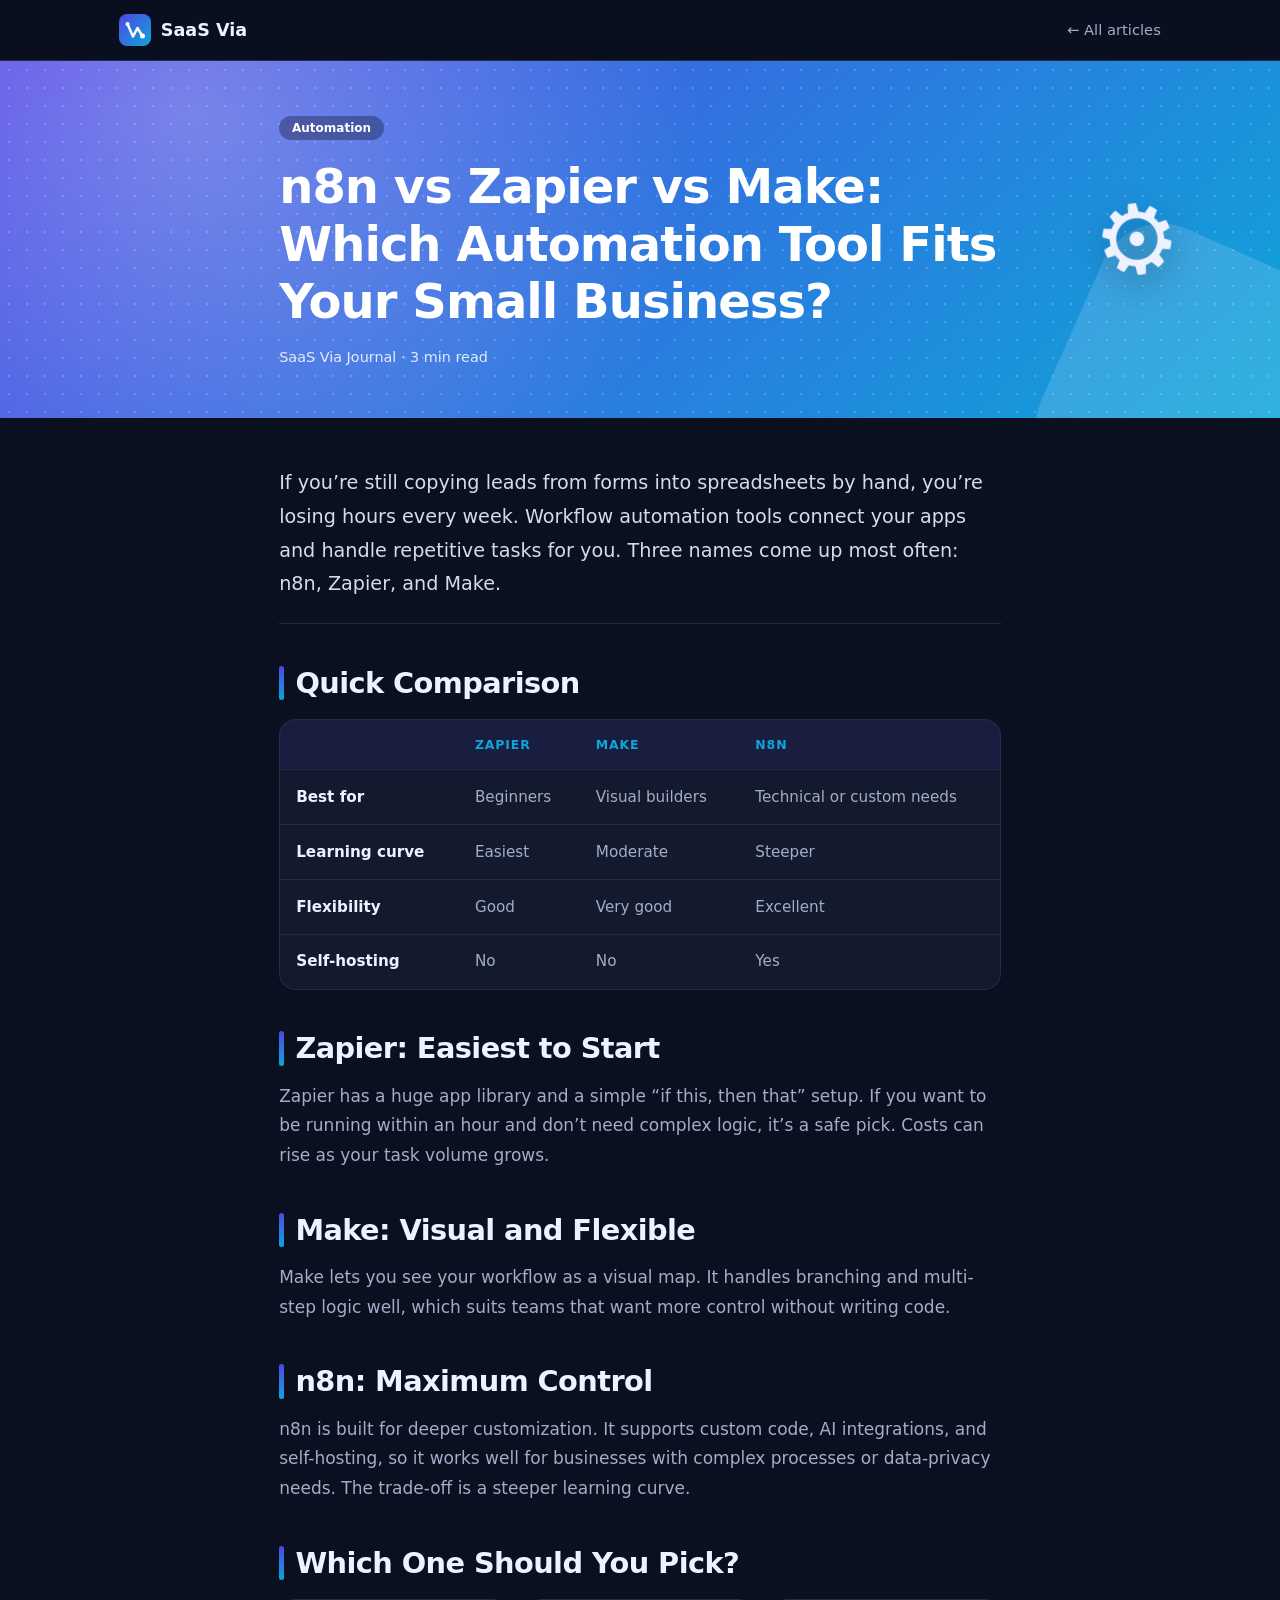
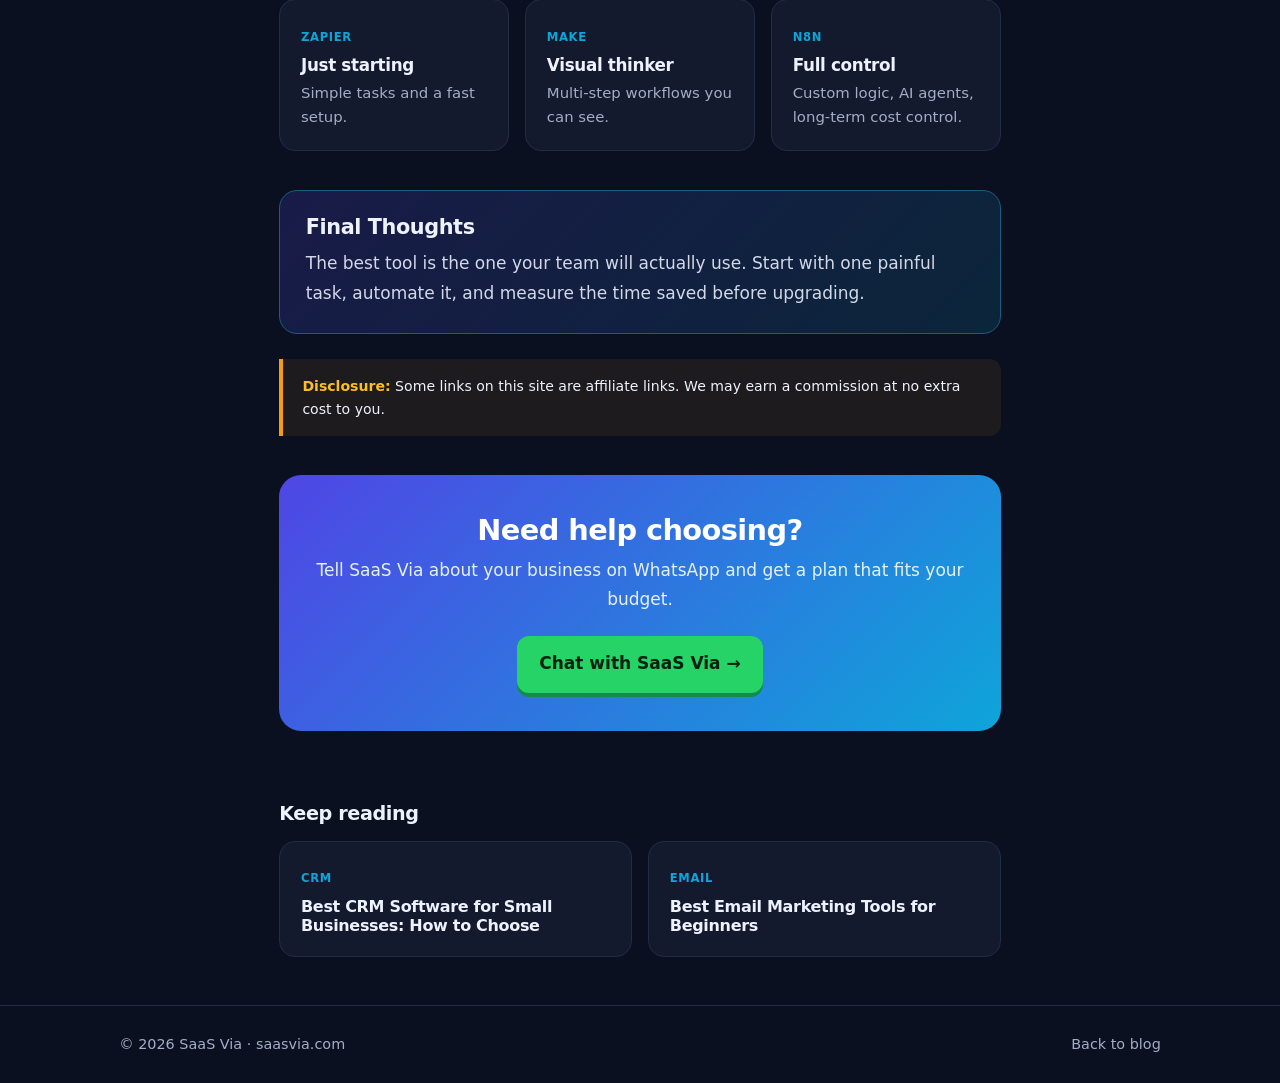
<file: public/blogs/n8n-vs-zapier-vs-make.html>
<!DOCTYPE html>
<html lang="en">
<head>
<meta charset="UTF-8">
<meta name="viewport" content="width=device-width, initial-scale=1, viewport-fit=cover">
<meta name="color-scheme" content="dark">
<meta name="theme-color" content="#0b1020">
<title>n8n vs Zapier vs Make: Which Automation Tool Fits Your Small Business? | SaaS Via</title>
<meta name="description" content="Compare n8n, Zapier and Make for small business workflow automation.">
<style>
:root{--bg:#0b1020;--card:#131a2e;--ink:#eef2ff;--muted:#a3adc7;--line:#232c47;--a:#4f46e5;--b:#0ea5d9;--wa:#25d366;--wad:#128c4a;--in:#222b47;color-scheme:dark}
*{box-sizing:border-box;margin:0}
html{scroll-behavior:smooth}
body{background:var(--bg);color:var(--ink);font:17px/1.75 system-ui,-apple-system,"Segoe UI",Roboto,sans-serif;-webkit-font-smoothing:antialiased;overflow-x:hidden;padding:env(safe-area-inset-top,0) 0 env(safe-area-inset-bottom,0)}
a{color:inherit;text-decoration:none}
h1,h2,h3{line-height:1.2;letter-spacing:-.02em}
p{color:var(--muted)}
.wrap{max-width:1080px;margin:auto;padding:0 1.2rem}
#prog{position:fixed;top:0;left:0;right:0;height:3px;z-index:40;background:linear-gradient(90deg,var(--a),var(--b));transform:scaleX(0);transform-origin:left}
.nav{position:sticky;top:0;z-index:20;background:rgba(11,16,32,.85);backdrop-filter:blur(10px);border-bottom:1px solid var(--line)}
.nav .wrap{display:flex;align-items:center;justify-content:space-between;height:60px}
.logo{display:flex;align-items:center;gap:.6rem;font-weight:800;font-size:1.1rem}
.logo svg{width:32px;height:32px}
.back{font-size:.92rem;color:var(--muted);transition:color .2s}
.back:hover{color:var(--ink)}
.btn{display:inline-flex;align-items:center;justify-content:center;gap:.5rem;background:var(--wa);color:#04210f;font-weight:700;padding:.85rem 1.4rem;border-radius:12px;box-shadow:0 4px 0 var(--wad);transition:transform .12s,box-shadow .12s}
.btn:hover{transform:translateY(2px);box-shadow:0 2px 0 var(--wad)}
.hero{position:relative;overflow:hidden;padding:3.2rem 0 3rem;background:var(--g)}
.hero:before{content:"";position:absolute;inset:0;background:radial-gradient(circle at 15% 15%,rgba(255,255,255,.28),transparent 45%),radial-gradient(rgba(255,255,255,.2) 1.5px,transparent 1.5px) 0 0/18px 18px}
.hero:after{content:"";position:absolute;width:280px;height:280px;border-radius:64px;background:rgba(255,255,255,.14);right:-60px;bottom:-110px;transform:rotate(24deg)}
.hero .in{position:relative;z-index:1;max-width:760px;margin:auto;padding:0 1.2rem}
.chip{display:inline-block;font:700 .75rem system-ui;color:#fff;background:rgba(0,0,0,.3);backdrop-filter:blur(6px);padding:.3rem .8rem;border-radius:99px}
.hero h1{font-size:clamp(1.9rem,5.2vw,3rem);font-weight:800;color:#fff;margin:1rem 0 .9rem}
.hero .meta{color:rgba(255,255,255,.85);font-size:.9rem}
.emoji{position:absolute;z-index:1;right:max(1.2rem,calc(50% - 540px));top:50%;transform:translateY(-50%) rotate(-8deg);font-size:6rem;filter:drop-shadow(0 12px 18px rgba(0,0,0,.3))}
article{max-width:760px;margin:auto;padding:3rem 1.2rem 1rem}
article>p{margin-bottom:1.2rem}
.lead{font-size:1.2rem;color:var(--ink);opacity:.9;padding-bottom:1.4rem;margin-bottom:.6rem;border-bottom:1px solid var(--line)}
article h2{font-size:clamp(1.4rem,3.2vw,1.8rem);font-weight:750;margin:2.6rem 0 1rem;display:flex;align-items:center;gap:.7rem}
article h2:before{content:"";flex:none;width:5px;height:1.2em;border-radius:3px;background:linear-gradient(180deg,var(--a),var(--b))}
.tw{overflow-x:auto;border:1px solid var(--line);border-radius:16px;background:var(--card);margin:1.2rem 0}
table{width:100%;border-collapse:collapse;min-width:480px;font-size:.95rem}
th,td{padding:.85rem 1rem;text-align:left;border-bottom:1px solid var(--line)}
th{font-size:.78rem;text-transform:uppercase;letter-spacing:.07em;color:var(--b);background:rgba(79,70,229,.1)}
td:first-child{font-weight:700;color:var(--ink)}
td{color:var(--muted)}
tr:last-child td{border-bottom:0}
.grid{display:grid;grid-template-columns:repeat(3,1fr);gap:1rem;margin:1.2rem 0}
.grid.two{grid-template-columns:repeat(2,1fr)}
.card{background:var(--card);border:1px solid var(--line);border-radius:16px;padding:1.3rem;transition:transform .25s,border-color .25s,box-shadow .25s}
.card:hover{transform:translateY(-4px);border-color:var(--b);box-shadow:0 18px 32px rgba(79,70,229,.18)}
.card h3{font-size:1.05rem;margin-bottom:.4rem}
.card p{font-size:.93rem;line-height:1.6}
.card .tag{display:inline-block;font-size:.72rem;font-weight:700;letter-spacing:.06em;text-transform:uppercase;color:var(--b);margin-bottom:.5rem}
.steps{list-style:none;padding:0;margin:1.2rem 0;counter-reset:s;display:grid;gap:.9rem}
.steps li{counter-increment:s;position:relative;background:var(--card);border:1px solid var(--line);border-radius:16px;padding:1.1rem 1.2rem 1.1rem 4.2rem;color:var(--muted)}
.steps li:before{content:counter(s);position:absolute;left:1.1rem;top:1.05rem;width:2.2rem;height:2.2rem;border-radius:50%;display:grid;place-items:center;font-weight:800;color:#fff;background:linear-gradient(135deg,var(--a),var(--b));box-shadow:0 6px 14px rgba(79,70,229,.4)}
.steps li strong{display:block;color:var(--ink);font-size:1.05rem;margin-bottom:.15rem}
.steps li ul{margin-top:.6rem}
.list{list-style:none;padding:0;margin:1.2rem 0;display:grid;gap:.6rem}
.list li{position:relative;padding:.8rem 1rem .8rem 3rem;background:var(--card);border:1px solid var(--line);border-radius:12px;color:var(--muted)}
.list li:before{content:"✓";position:absolute;left:1rem;top:.78rem;width:1.5rem;height:1.5rem;border-radius:50%;display:grid;place-items:center;font-size:.8rem;font-weight:800;color:#04210f;background:var(--wa)}
.list.no li:before{content:"✕";color:#fff;background:#ef4444}
.list li b{color:var(--ink)}
.callout{margin:2.4rem 0 1rem;padding:1.5rem 1.6rem;border-radius:18px;background:linear-gradient(135deg,rgba(79,70,229,.2),rgba(14,165,217,.14));border:1px solid color-mix(in srgb,var(--b) 40%,var(--line))}
.callout h2{margin:0 0 .6rem;font-size:1.3rem}
.callout h2:before{display:none}
.callout p{color:var(--ink);opacity:.88;margin:0}
.disc{margin:1.6rem 0;padding:1rem 1.2rem;border-left:4px solid #f59e0b;border-radius:0 12px 12px 0;background:rgba(245,158,11,.08);font-size:.88rem;line-height:1.6}
.disc b{color:#fbbf24}
.cta{margin:2.4rem 0;text-align:center;background:linear-gradient(135deg,var(--a),var(--b));border-radius:22px;padding:2.4rem 1.4rem;color:#fff}
.cta h2{margin:0 0 .5rem;justify-content:center}
.cta h2:before{display:none}
.cta p{color:#e6f0ff;margin-bottom:1.3rem}
.more{max-width:760px;margin:0 auto;padding:1rem 1.2rem 3rem}
.more h3{font-size:1.2rem;margin-bottom:1rem}
.more .grid{margin:0}
.more .card{display:block}
.more .card small{color:var(--b);font-weight:700;font-size:.72rem;text-transform:uppercase;letter-spacing:.06em}
.more .card h3{font-size:1rem;margin:.3rem 0 0}
footer{border-top:1px solid var(--line);padding:1.6rem 0;color:var(--muted);font-size:.9rem}
footer .wrap{display:flex;justify-content:space-between;flex-wrap:wrap;gap:1rem}
@media(max-width:800px){.grid,.grid.two{grid-template-columns:1fr}.emoji{display:none}body{font-size:16px}.hero{padding:2.4rem 0 2.2rem}article{padding-top:2.2rem}.steps li{padding-left:3.8rem}.cta .btn{width:100%}}
@media(prefers-reduced-motion:reduce){*{transition:none!important;scroll-behavior:auto!important}}
</style>
</head>
<body>
<div id="prog" aria-hidden="true"></div>
<header class="nav"><div class="wrap"><a class="logo" href="../index.html" aria-label="SaaS Via home"><svg viewBox="0 0 64 64" aria-hidden="true"><defs><linearGradient id="g" x1="0" y1="0" x2="1" y2="1"><stop offset="0" stop-color="#4f46e5"/><stop offset="1" stop-color="#0ea5d9"/></linearGradient></defs><rect width="64" height="64" rx="16" fill="url(#g)"/><path d="M17 20 L28 45 L37 28 L46 43" fill="none" stroke="#fff" stroke-width="5" stroke-linecap="round" stroke-linejoin="round"/><circle cx="17" cy="20" r="4" fill="#fff"/><circle cx="47" cy="44" r="5" fill="#fff"/></svg>SaaS Via</a><a class="back" href="../index.html#blog">← All articles</a></div></header>
<section class="hero" style="--g:linear-gradient(135deg,#4f46e5,#0ea5d9)"><div class="in"><span class="chip">Automation</span><h1>n8n vs Zapier vs Make: Which Automation Tool Fits Your Small Business?</h1><div class="meta">SaaS Via Journal · 3 min read</div></div><div class="emoji" aria-hidden="true">⚙️</div></section>
<article>
<p class="lead">If you’re still copying leads from forms into spreadsheets by hand, you’re losing hours every week. Workflow automation tools connect your apps and handle repetitive tasks for you. Three names come up most often: n8n, Zapier, and Make.</p>
<h2>Quick Comparison</h2>
<div class="tw"><table><tr><th></th><th>Zapier</th><th>Make</th><th>n8n</th></tr>
<tr><td>Best for</td><td>Beginners</td><td>Visual builders</td><td>Technical or custom needs</td></tr>
<tr><td>Learning curve</td><td>Easiest</td><td>Moderate</td><td>Steeper</td></tr>
<tr><td>Flexibility</td><td>Good</td><td>Very good</td><td>Excellent</td></tr>
<tr><td>Self-hosting</td><td>No</td><td>No</td><td>Yes</td></tr></table></div>
<h2>Zapier: Easiest to Start</h2>
<p>Zapier has a huge app library and a simple “if this, then that” setup. If you want to be running within an hour and don’t need complex logic, it’s a safe pick. Costs can rise as your task volume grows.</p>
<h2>Make: Visual and Flexible</h2>
<p>Make lets you see your workflow as a visual map. It handles branching and multi-step logic well, which suits teams that want more control without writing code.</p>
<h2>n8n: Maximum Control</h2>
<p>n8n is built for deeper customization. It supports custom code, AI integrations, and self-hosting, so it works well for businesses with complex processes or data-privacy needs. The trade-off is a steeper learning curve.</p>
<h2>Which One Should You Pick?</h2><div class="grid"><div class="card"><span class="tag">Zapier</span><h3>Just starting</h3><p>Simple tasks and a fast setup.</p></div><div class="card"><span class="tag">Make</span><h3>Visual thinker</h3><p>Multi-step workflows you can see.</p></div><div class="card"><span class="tag">n8n</span><h3>Full control</h3><p>Custom logic, AI agents, long-term cost control.</p></div></div><div class="callout"><h2>Final Thoughts</h2><p>The best tool is the one your team will actually use. Start with one painful task, automate it, and measure the time saved before upgrading.</p></div>
<div class="disc"><b>Disclosure:</b> Some links on this site are affiliate links. We may earn a commission at no extra cost to you.</div>
<div class="cta"><h2>Need help choosing?</h2><p>Tell SaaS Via about your business on WhatsApp and get a plan that fits your budget.</p><a class="btn" href="https://wa.me/923001234567?text=Hi!%20I'd%20like%20help%20growing%20my%20online%20product." target="_blank" rel="noopener">Chat with SaaS Via →</a></div>
</article>
<section class="more"><h3>Keep reading</h3><div class="grid two"><a class="card" href="best-crm-software-for-small-businesses.html"><small>CRM</small><h3>Best CRM Software for Small Businesses: How to Choose</h3></a><a class="card" href="best-email-marketing-tools-for-beginners.html"><small>Email</small><h3>Best Email Marketing Tools for Beginners</h3></a></div></section>
<footer><div class="wrap"><span>© <span id="yr"></span> SaaS Via · saasvia.com</span><a href="../index.html#blog">Back to blog</a></div></footer>
<script>
document.getElementById("yr").textContent=new Date().getFullYear();
var p=document.getElementById("prog");
addEventListener("scroll",function(){var m=document.documentElement.scrollHeight-innerHeight;p.style.transform="scaleX("+(m>0?scrollY/m:0)+")"},{passive:true});
</script>
</body>
</html>
</file>
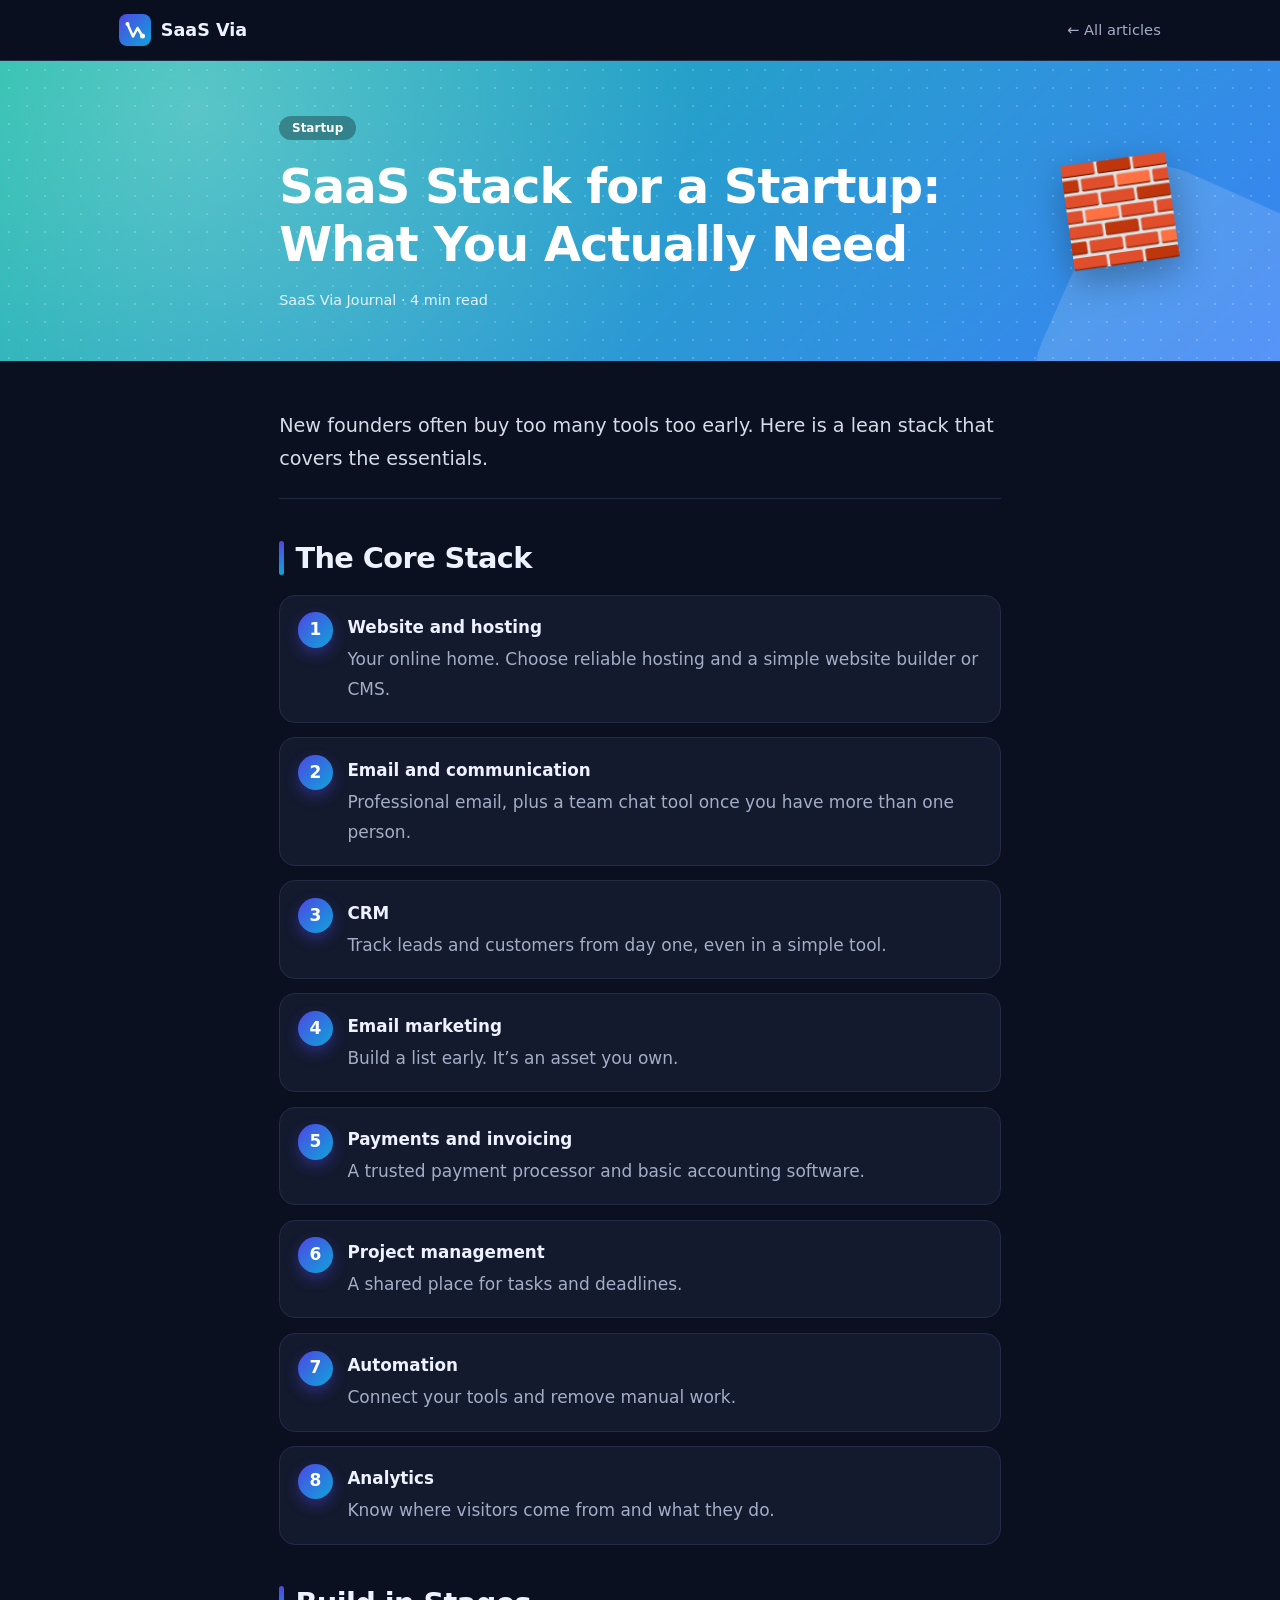
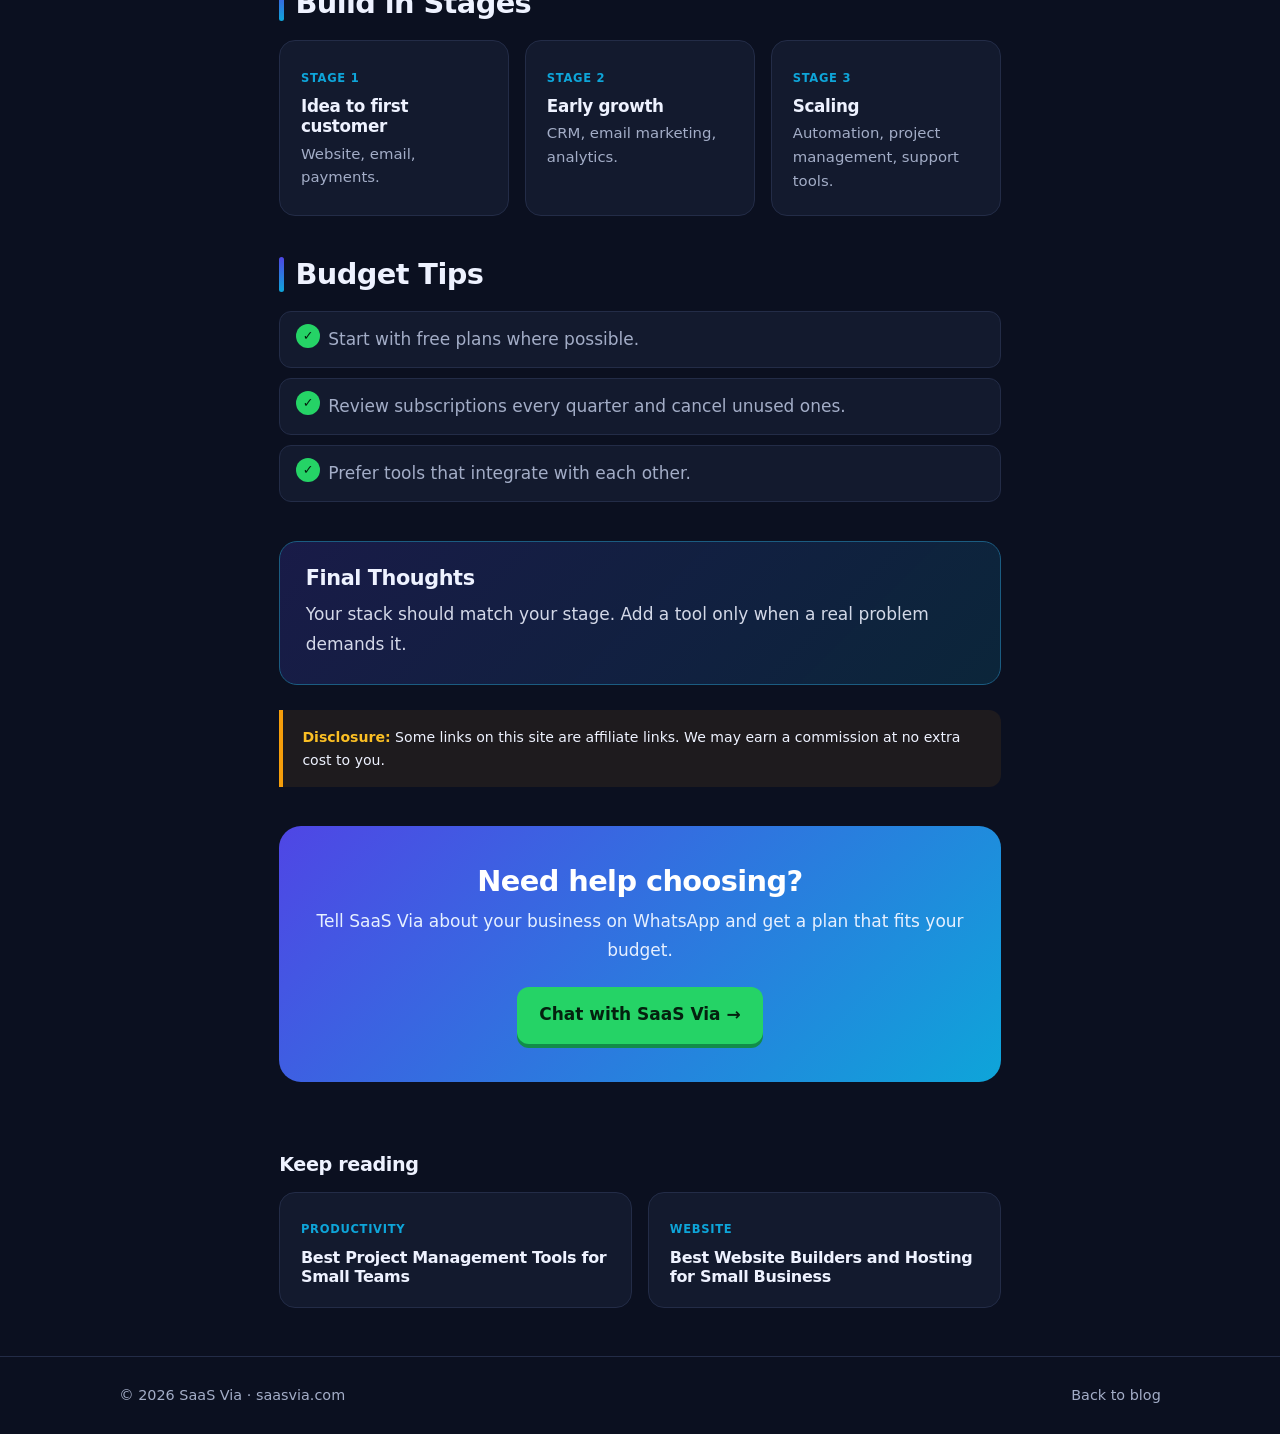
<file: public/blogs/saas-stack-for-a-startup.html>
<!DOCTYPE html>
<html lang="en">
<head>
<meta charset="UTF-8">
<meta name="viewport" content="width=device-width, initial-scale=1, viewport-fit=cover">
<meta name="color-scheme" content="dark">
<meta name="theme-color" content="#0b1020">
<title>SaaS Stack for a Startup: What You Actually Need | SaaS Via</title>
<meta name="description" content="A lean SaaS stack for startups, built in three stages.">
<style>
:root{--bg:#0b1020;--card:#131a2e;--ink:#eef2ff;--muted:#a3adc7;--line:#232c47;--a:#4f46e5;--b:#0ea5d9;--wa:#25d366;--wad:#128c4a;--in:#222b47;color-scheme:dark}
*{box-sizing:border-box;margin:0}
html{scroll-behavior:smooth}
body{background:var(--bg);color:var(--ink);font:17px/1.75 system-ui,-apple-system,"Segoe UI",Roboto,sans-serif;-webkit-font-smoothing:antialiased;overflow-x:hidden;padding:env(safe-area-inset-top,0) 0 env(safe-area-inset-bottom,0)}
a{color:inherit;text-decoration:none}
h1,h2,h3{line-height:1.2;letter-spacing:-.02em}
p{color:var(--muted)}
.wrap{max-width:1080px;margin:auto;padding:0 1.2rem}
#prog{position:fixed;top:0;left:0;right:0;height:3px;z-index:40;background:linear-gradient(90deg,var(--a),var(--b));transform:scaleX(0);transform-origin:left}
.nav{position:sticky;top:0;z-index:20;background:rgba(11,16,32,.85);backdrop-filter:blur(10px);border-bottom:1px solid var(--line)}
.nav .wrap{display:flex;align-items:center;justify-content:space-between;height:60px}
.logo{display:flex;align-items:center;gap:.6rem;font-weight:800;font-size:1.1rem}
.logo svg{width:32px;height:32px}
.back{font-size:.92rem;color:var(--muted);transition:color .2s}
.back:hover{color:var(--ink)}
.btn{display:inline-flex;align-items:center;justify-content:center;gap:.5rem;background:var(--wa);color:#04210f;font-weight:700;padding:.85rem 1.4rem;border-radius:12px;box-shadow:0 4px 0 var(--wad);transition:transform .12s,box-shadow .12s}
.btn:hover{transform:translateY(2px);box-shadow:0 2px 0 var(--wad)}
.hero{position:relative;overflow:hidden;padding:3.2rem 0 3rem;background:var(--g)}
.hero:before{content:"";position:absolute;inset:0;background:radial-gradient(circle at 15% 15%,rgba(255,255,255,.28),transparent 45%),radial-gradient(rgba(255,255,255,.2) 1.5px,transparent 1.5px) 0 0/18px 18px}
.hero:after{content:"";position:absolute;width:280px;height:280px;border-radius:64px;background:rgba(255,255,255,.14);right:-60px;bottom:-110px;transform:rotate(24deg)}
.hero .in{position:relative;z-index:1;max-width:760px;margin:auto;padding:0 1.2rem}
.chip{display:inline-block;font:700 .75rem system-ui;color:#fff;background:rgba(0,0,0,.3);backdrop-filter:blur(6px);padding:.3rem .8rem;border-radius:99px}
.hero h1{font-size:clamp(1.9rem,5.2vw,3rem);font-weight:800;color:#fff;margin:1rem 0 .9rem}
.hero .meta{color:rgba(255,255,255,.85);font-size:.9rem}
.emoji{position:absolute;z-index:1;right:max(1.2rem,calc(50% - 540px));top:50%;transform:translateY(-50%) rotate(-8deg);font-size:6rem;filter:drop-shadow(0 12px 18px rgba(0,0,0,.3))}
article{max-width:760px;margin:auto;padding:3rem 1.2rem 1rem}
article>p{margin-bottom:1.2rem}
.lead{font-size:1.2rem;color:var(--ink);opacity:.9;padding-bottom:1.4rem;margin-bottom:.6rem;border-bottom:1px solid var(--line)}
article h2{font-size:clamp(1.4rem,3.2vw,1.8rem);font-weight:750;margin:2.6rem 0 1rem;display:flex;align-items:center;gap:.7rem}
article h2:before{content:"";flex:none;width:5px;height:1.2em;border-radius:3px;background:linear-gradient(180deg,var(--a),var(--b))}
.tw{overflow-x:auto;border:1px solid var(--line);border-radius:16px;background:var(--card);margin:1.2rem 0}
table{width:100%;border-collapse:collapse;min-width:480px;font-size:.95rem}
th,td{padding:.85rem 1rem;text-align:left;border-bottom:1px solid var(--line)}
th{font-size:.78rem;text-transform:uppercase;letter-spacing:.07em;color:var(--b);background:rgba(79,70,229,.1)}
td:first-child{font-weight:700;color:var(--ink)}
td{color:var(--muted)}
tr:last-child td{border-bottom:0}
.grid{display:grid;grid-template-columns:repeat(3,1fr);gap:1rem;margin:1.2rem 0}
.grid.two{grid-template-columns:repeat(2,1fr)}
.card{background:var(--card);border:1px solid var(--line);border-radius:16px;padding:1.3rem;transition:transform .25s,border-color .25s,box-shadow .25s}
.card:hover{transform:translateY(-4px);border-color:var(--b);box-shadow:0 18px 32px rgba(79,70,229,.18)}
.card h3{font-size:1.05rem;margin-bottom:.4rem}
.card p{font-size:.93rem;line-height:1.6}
.card .tag{display:inline-block;font-size:.72rem;font-weight:700;letter-spacing:.06em;text-transform:uppercase;color:var(--b);margin-bottom:.5rem}
.steps{list-style:none;padding:0;margin:1.2rem 0;counter-reset:s;display:grid;gap:.9rem}
.steps li{counter-increment:s;position:relative;background:var(--card);border:1px solid var(--line);border-radius:16px;padding:1.1rem 1.2rem 1.1rem 4.2rem;color:var(--muted)}
.steps li:before{content:counter(s);position:absolute;left:1.1rem;top:1.05rem;width:2.2rem;height:2.2rem;border-radius:50%;display:grid;place-items:center;font-weight:800;color:#fff;background:linear-gradient(135deg,var(--a),var(--b));box-shadow:0 6px 14px rgba(79,70,229,.4)}
.steps li strong{display:block;color:var(--ink);font-size:1.05rem;margin-bottom:.15rem}
.steps li ul{margin-top:.6rem}
.list{list-style:none;padding:0;margin:1.2rem 0;display:grid;gap:.6rem}
.list li{position:relative;padding:.8rem 1rem .8rem 3rem;background:var(--card);border:1px solid var(--line);border-radius:12px;color:var(--muted)}
.list li:before{content:"✓";position:absolute;left:1rem;top:.78rem;width:1.5rem;height:1.5rem;border-radius:50%;display:grid;place-items:center;font-size:.8rem;font-weight:800;color:#04210f;background:var(--wa)}
.list.no li:before{content:"✕";color:#fff;background:#ef4444}
.list li b{color:var(--ink)}
.callout{margin:2.4rem 0 1rem;padding:1.5rem 1.6rem;border-radius:18px;background:linear-gradient(135deg,rgba(79,70,229,.2),rgba(14,165,217,.14));border:1px solid color-mix(in srgb,var(--b) 40%,var(--line))}
.callout h2{margin:0 0 .6rem;font-size:1.3rem}
.callout h2:before{display:none}
.callout p{color:var(--ink);opacity:.88;margin:0}
.disc{margin:1.6rem 0;padding:1rem 1.2rem;border-left:4px solid #f59e0b;border-radius:0 12px 12px 0;background:rgba(245,158,11,.08);font-size:.88rem;line-height:1.6}
.disc b{color:#fbbf24}
.cta{margin:2.4rem 0;text-align:center;background:linear-gradient(135deg,var(--a),var(--b));border-radius:22px;padding:2.4rem 1.4rem;color:#fff}
.cta h2{margin:0 0 .5rem;justify-content:center}
.cta h2:before{display:none}
.cta p{color:#e6f0ff;margin-bottom:1.3rem}
.more{max-width:760px;margin:0 auto;padding:1rem 1.2rem 3rem}
.more h3{font-size:1.2rem;margin-bottom:1rem}
.more .grid{margin:0}
.more .card{display:block}
.more .card small{color:var(--b);font-weight:700;font-size:.72rem;text-transform:uppercase;letter-spacing:.06em}
.more .card h3{font-size:1rem;margin:.3rem 0 0}
footer{border-top:1px solid var(--line);padding:1.6rem 0;color:var(--muted);font-size:.9rem}
footer .wrap{display:flex;justify-content:space-between;flex-wrap:wrap;gap:1rem}
@media(max-width:800px){.grid,.grid.two{grid-template-columns:1fr}.emoji{display:none}body{font-size:16px}.hero{padding:2.4rem 0 2.2rem}article{padding-top:2.2rem}.steps li{padding-left:3.8rem}.cta .btn{width:100%}}
@media(prefers-reduced-motion:reduce){*{transition:none!important;scroll-behavior:auto!important}}
</style>
</head>
<body>
<div id="prog" aria-hidden="true"></div>
<header class="nav"><div class="wrap"><a class="logo" href="../index.html" aria-label="SaaS Via home"><svg viewBox="0 0 64 64" aria-hidden="true"><defs><linearGradient id="g" x1="0" y1="0" x2="1" y2="1"><stop offset="0" stop-color="#4f46e5"/><stop offset="1" stop-color="#0ea5d9"/></linearGradient></defs><rect width="64" height="64" rx="16" fill="url(#g)"/><path d="M17 20 L28 45 L37 28 L46 43" fill="none" stroke="#fff" stroke-width="5" stroke-linecap="round" stroke-linejoin="round"/><circle cx="17" cy="20" r="4" fill="#fff"/><circle cx="47" cy="44" r="5" fill="#fff"/></svg>SaaS Via</a><a class="back" href="../index.html#blog">← All articles</a></div></header>
<section class="hero" style="--g:linear-gradient(135deg,#14b8a6,#3b82f6)"><div class="in"><span class="chip">Startup</span><h1>SaaS Stack for a Startup: What You Actually Need</h1><div class="meta">SaaS Via Journal · 4 min read</div></div><div class="emoji" aria-hidden="true">🧱</div></section>
<article>
<p class="lead">New founders often buy too many tools too early. Here is a lean stack that covers the essentials.</p>
<h2>The Core Stack</h2><ol class="steps"><li><strong>Website and hosting</strong>Your online home. Choose reliable hosting and a simple website builder or CMS.</li><li><strong>Email and communication</strong>Professional email, plus a team chat tool once you have more than one person.</li><li><strong>CRM</strong>Track leads and customers from day one, even in a simple tool.</li><li><strong>Email marketing</strong>Build a list early. It’s an asset you own.</li><li><strong>Payments and invoicing</strong>A trusted payment processor and basic accounting software.</li><li><strong>Project management</strong>A shared place for tasks and deadlines.</li><li><strong>Automation</strong>Connect your tools and remove manual work.</li><li><strong>Analytics</strong>Know where visitors come from and what they do.</li></ol><h2>Build in Stages</h2><div class="grid"><div class="card"><span class="tag">Stage 1</span><h3>Idea to first customer</h3><p>Website, email, payments.</p></div><div class="card"><span class="tag">Stage 2</span><h3>Early growth</h3><p>CRM, email marketing, analytics.</p></div><div class="card"><span class="tag">Stage 3</span><h3>Scaling</h3><p>Automation, project management, support tools.</p></div></div><h2>Budget Tips</h2><ul class="list"><li>Start with free plans where possible.</li><li>Review subscriptions every quarter and cancel unused ones.</li><li>Prefer tools that integrate with each other.</li></ul><div class="callout"><h2>Final Thoughts</h2><p>Your stack should match your stage. Add a tool only when a real problem demands it.</p></div>
<div class="disc"><b>Disclosure:</b> Some links on this site are affiliate links. We may earn a commission at no extra cost to you.</div>
<div class="cta"><h2>Need help choosing?</h2><p>Tell SaaS Via about your business on WhatsApp and get a plan that fits your budget.</p><a class="btn" href="https://wa.me/923001234567?text=Hi!%20I'd%20like%20help%20growing%20my%20online%20product." target="_blank" rel="noopener">Chat with SaaS Via →</a></div>
</article>
<section class="more"><h3>Keep reading</h3><div class="grid two"><a class="card" href="best-project-management-tools-for-small-teams.html"><small>Productivity</small><h3>Best Project Management Tools for Small Teams</h3></a><a class="card" href="best-website-builders-and-hosting-for-small-business.html"><small>Website</small><h3>Best Website Builders and Hosting for Small Business</h3></a></div></section>
<footer><div class="wrap"><span>© <span id="yr"></span> SaaS Via · saasvia.com</span><a href="../index.html#blog">Back to blog</a></div></footer>
<script>
document.getElementById("yr").textContent=new Date().getFullYear();
var p=document.getElementById("prog");
addEventListener("scroll",function(){var m=document.documentElement.scrollHeight-innerHeight;p.style.transform="scaleX("+(m>0?scrollY/m:0)+")"},{passive:true});
</script>
</body>
</html>
</file>
<file: public/styles.css>
/* ===== TOKENS (dark mode only) ===== */
:root{
  --bg:#0b1020;--card:#131a2e;--ink:#eef2ff;--muted:#a3adc7;--line:#232c47;
  --a:#4f46e5;--b:#0ea5d9;--wa:#25d366;--wad:#128c4a;
  --sb:#2a3557;--in:#222b47;--out:#d9fdd3;--outink:#0b2a12;
  --pt:env(safe-area-inset-top,0px);--pb:env(safe-area-inset-bottom,0px);
  color-scheme:dark;
}
*{box-sizing:border-box;margin:0;scrollbar-width:thin;scrollbar-color:var(--sb) transparent}
::-webkit-scrollbar{width:10px;height:10px}
::-webkit-scrollbar-track{background:var(--bg)}
::-webkit-scrollbar-thumb{background:var(--sb);border-radius:99px;border:2px solid var(--bg)}
.msgs::-webkit-scrollbar-track{background:transparent}
.msgs::-webkit-scrollbar-thumb{border-color:var(--card)}
:root{padding-top:var(--pt);padding-bottom:var(--pb)}
html{scroll-behavior:smooth;scroll-padding-top:70px}
body{background:var(--bg);color:var(--ink);font:16px/1.6 system-ui,-apple-system,"Segoe UI",Roboto,sans-serif;overflow-x:hidden}
a{color:inherit;text-decoration:none}
h1,h2,h3{line-height:1.15;letter-spacing:-.02em}
h1{font-size:clamp(2.1rem,6vw,3.6rem);font-weight:800}
h2{font-size:clamp(1.6rem,3.5vw,2.3rem);font-weight:750;margin-bottom:.6rem}
p{color:var(--muted)}
.wrap{max-width:1080px;margin:auto;padding:0 1.2rem}
section{padding:4rem 0}
.grad{background:linear-gradient(135deg,var(--a),var(--b));-webkit-background-clip:text;background-clip:text;color:transparent}
 
/* NAV */
.nav{position:sticky;top:0;z-index:20;background:color-mix(in srgb,var(--bg) 85%,transparent);backdrop-filter:blur(10px);border-bottom:1px solid var(--line)}
.nav .wrap{display:flex;align-items:center;justify-content:space-between;height:60px}
.logo{display:flex;align-items:center;gap:.6rem;font-weight:800;font-size:1.1rem}
.logo svg{width:32px;height:32px}
.nav nav{display:flex;align-items:center;gap:1.4rem;font-size:.95rem;color:var(--muted)}
 
/* BUTTONS */
.btn{display:inline-flex;align-items:center;gap:.5rem;background:var(--wa);color:#04210f;font-weight:700;padding:.85rem 1.4rem;border-radius:12px;box-shadow:0 4px 0 var(--wad);transition:transform .12s,box-shadow .12s}
.btn:hover{transform:translateY(2px);box-shadow:0 2px 0 var(--wad)}
.btn-sm{padding:.5rem 1rem;font-size:.9rem}
 
/* HERO */
.hero{padding:3.5rem 0 3rem}
.hero .wrap{display:grid;grid-template-columns:1fr 1fr;gap:2.5rem;align-items:center}
.lead{font-size:1.15rem;margin:1.1rem 0 1.6rem;max-width:34rem}
.assure{display:flex;flex-wrap:wrap;gap:.4rem 1.2rem;margin-top:1.1rem;font-size:.9rem;color:var(--muted)}
.assure span:before{content:"✓ ";color:var(--wad);font-weight:700}
 
/* CHAT */
.chat{background:var(--card);border:1px solid var(--line);border-radius:20px;padding:1rem;box-shadow:0 20px 40px rgba(15,23,42,.14)}
.chat-h{display:flex;align-items:center;gap:.7rem;padding-bottom:.8rem;border-bottom:1px solid var(--line);font-weight:600;line-height:1.2}
.chat-h i{width:36px;height:36px;border-radius:50%;background:linear-gradient(135deg,var(--a),var(--b));display:grid;place-items:center;color:#fff;font:700 .8rem system-ui}
.chat-h small{display:block;font-weight:400;color:var(--muted);font-size:.75rem}
.msgs{display:flex;flex-direction:column;gap:.5rem;padding:.9rem .2rem .2rem;max-height:480px;overflow-y:auto}
.day{align-self:center;font-size:.72rem;color:var(--muted);background:var(--in);padding:.15rem .7rem;border-radius:99px}
.m{max-width:86%;padding:.5rem .8rem .3rem;border-radius:14px 14px 14px 4px;font-size:.9rem;line-height:1.45;color:var(--ink);background:var(--in);animation:pop .3s ease both}
.m.me{align-self:flex-end;background:var(--out);color:var(--outink);border-radius:14px 14px 4px 14px}
.m time{display:block;text-align:right;font-size:.68rem;opacity:.6;margin-top:.15rem}
.m.gap{align-self:center;background:none;color:var(--muted);font-size:.8rem;padding:0}
@keyframes pop{from{opacity:0;transform:translateY(6px)}}
 
/* HOW IT WORKS */
.center{text-align:center;max-width:36rem;margin:0 auto 2.5rem}
.steps{position:relative;display:grid;grid-template-columns:repeat(3,1fr);gap:1.4rem}
.steps:before{content:"";position:absolute;top:31px;left:16.6%;right:16.6%;border-top:2px dashed color-mix(in srgb,var(--b) 55%,transparent)}
.step{position:relative;text-align:center;background:var(--card);border:1px solid var(--line);border-radius:20px;padding:2.4rem 1.4rem 1.6rem;margin-top:0;transition:transform .25s,box-shadow .25s,border-color .25s}
.step:hover{transform:translateY(-6px);box-shadow:0 22px 36px rgba(79,70,229,.2);border-color:var(--b)}
.badge{position:absolute;top:-2px;left:50%;transform:translate(-50%,-50%);width:48px;height:48px;border-radius:50%;display:grid;place-items:center;font-weight:800;font-size:1.2rem;color:#fff;background:linear-gradient(135deg,var(--a),var(--b));box-shadow:0 0 0 6px var(--bg),0 8px 18px rgba(79,70,229,.4);z-index:1}
.ico{width:64px;height:64px;margin:.6rem auto 1rem;display:grid;place-items:center;font-size:1.9rem;border-radius:18px;background:linear-gradient(135deg,color-mix(in srgb,var(--a) 22%,transparent),color-mix(in srgb,var(--b) 18%,transparent))}
.step h3{font-size:1.15rem;margin-bottom:.4rem}
.steps{margin-top:1.6rem}
 
/* CARDS */
.card{background:var(--card);border:1px solid var(--line);border-radius:16px;padding:1.4rem}
.card h3{font-size:1.1rem;margin-bottom:.3rem}
.num{font-weight:800;color:var(--a);font-size:.85rem;margin-bottom:.4rem}
.faq details{background:var(--card);border:1px solid var(--line);border-radius:12px;padding:1rem 1.2rem;margin-bottom:.6rem}
.faq summary{font-weight:600;cursor:pointer}
.faq p{margin-top:.5rem}
 
/* ===== BLOG ===== */
.blog{position:relative;background:linear-gradient(180deg,transparent,color-mix(in srgb,var(--a) 6%,transparent) 30%,transparent)}
.blog-head{display:flex;flex-wrap:wrap;justify-content:space-between;align-items:end;gap:1.2rem;margin-bottom:2rem}
.eyebrow{display:inline-block;font-size:.78rem;font-weight:700;letter-spacing:.08em;text-transform:uppercase;color:var(--b);margin-bottom:.5rem}
.filters{display:flex;flex-wrap:wrap;gap:.5rem}
.filters button{font:600 .85rem system-ui;color:var(--muted);background:var(--card);border:1px solid var(--line);padding:.45rem 1rem;border-radius:99px;cursor:pointer;transition:.2s}
.filters button:hover{border-color:var(--b);color:var(--ink)}
.filters button[aria-selected="true"]{background:linear-gradient(135deg,var(--a),var(--b));color:#fff;border-color:transparent}
.bgrid{display:grid;grid-template-columns:repeat(3,1fr);gap:1.4rem}
.pc{display:flex;flex-direction:column;text-align:left;font:inherit;color:inherit;padding:0;overflow:hidden;cursor:pointer;width:100%;
  background:var(--card);border:1px solid var(--line);border-radius:20px;transition:transform .25s,box-shadow .25s,border-color .25s;animation:pop .4s ease both}
.pc:hover{transform:translateY(-6px);box-shadow:0 24px 40px rgba(79,70,229,.18);border-color:color-mix(in srgb,var(--b) 60%,var(--line))}
.cover{position:relative;height:170px;display:grid;place-items:center;overflow:hidden;background:var(--g)}
.cover:before{content:"";position:absolute;inset:0;background:radial-gradient(circle at 20% 20%,rgba(255,255,255,.35),transparent 40%),radial-gradient(rgba(255,255,255,.22) 1.5px,transparent 1.5px) 0 0/16px 16px}
.cover:after{content:"";position:absolute;width:140px;height:140px;border-radius:32px;background:rgba(255,255,255,.16);right:-30px;bottom:-50px;transform:rotate(24deg)}
.cover b{position:relative;z-index:1;font-size:3.2rem;filter:drop-shadow(0 8px 12px rgba(0,0,0,.25));transition:transform .3s}
.pc:hover .cover b{transform:scale(1.15) rotate(-6deg)}
.chip{position:absolute;z-index:2;left:14px;top:14px;font:700 .72rem system-ui;color:#fff;background:rgba(0,0,0,.28);backdrop-filter:blur(6px);padding:.25rem .7rem;border-radius:99px}
.pb{display:flex;flex-direction:column;flex:1;padding:1.3rem 1.4rem 1.4rem}
.meta{font-size:.8rem;color:var(--muted);margin-bottom:.5rem}
.pb h3{font-size:1.15rem;margin-bottom:.5rem}
.pb p{font-size:.93rem;flex:1}
.more{margin-top:1rem;font-weight:700;font-size:.9rem;color:var(--a)}
.more span{display:inline-block;transition:transform .2s}
.pc:hover .more span{transform:translateX(5px)}
/* featured */
.pc.feat{grid-column:1/-1;flex-direction:row}
.feat .cover{height:auto;min-height:280px;flex:1.1}
.feat .cover b{font-size:5rem}
.feat .pb{flex:1;justify-content:center;padding:2rem}
.feat .pb h3{font-size:clamp(1.4rem,2.6vw,1.9rem)}
.feat .pb p{flex:0;font-size:1rem}
.empty{grid-column:1/-1;text-align:center;padding:2rem}
 
/* CONTACT */
.contact .wrap{display:grid;grid-template-columns:.8fr 1.2fr;gap:2.5rem;align-items:start}
.form{background:var(--card);border:1px solid var(--line);border-radius:20px;padding:1.6rem;display:grid;grid-template-columns:1fr 1fr;gap:1rem;box-shadow:0 20px 40px rgba(0,0,0,.12)}
.form label{display:flex;flex-direction:column;gap:.35rem;font-size:.85rem;font-weight:600}
.form .full{grid-column:1/-1}
.form input,.form select,.form textarea{font:inherit;font-weight:400;color:var(--ink);background:var(--bg);border:1px solid var(--line);border-radius:10px;padding:.7rem .8rem;width:100%}
.form textarea{min-height:90px;resize:vertical}
.form input:focus,.form select:focus,.form textarea:focus{outline:2px solid var(--b);outline-offset:1px}
.form .btn{border:0;font:inherit;font-weight:700;cursor:pointer;justify-content:center}
.form .note{font-size:.8rem}
.status{grid-column:1/-1;font-size:.9rem;color:var(--wad);font-weight:600;min-height:1.2em}
 
.socials{display:grid;grid-template-columns:1fr 1fr;gap:.6rem;margin-top:1.4rem}
.soc{display:flex;align-items:center;gap:.7rem;background:var(--card);border:1px solid var(--line);border-radius:14px;padding:.6rem .8rem;min-height:56px;min-width:0;transition:transform .2s,border-color .2s}
.soc:hover{transform:translateY(-3px);border-color:var(--b)}
.soc i{flex:none;width:38px;height:38px;border-radius:11px;display:grid;place-items:center;color:#fff;font-style:normal;font-size:.95rem}
.soc svg{width:22px;height:22px}
.soc span{min-width:0;display:flex;flex-direction:column;line-height:1.25}
.soc strong{font-size:.9rem}
.soc small{font-size:.76rem;color:var(--muted);overflow:hidden;text-overflow:ellipsis;white-space:nowrap}
 
/* BURGER */
.burger{display:none;width:44px;height:44px;background:none;border:0;cursor:pointer;flex-direction:column;justify-content:center;gap:5px;align-items:center}
.burger span{width:22px;height:2px;background:var(--ink);border-radius:2px;transition:transform .2s,opacity .2s}
.burger[aria-expanded="true"] span:nth-child(1){transform:translateY(7px) rotate(45deg)}
.burger[aria-expanded="true"] span:nth-child(2){opacity:0}
.burger[aria-expanded="true"] span:nth-child(3){transform:translateY(-7px) rotate(-45deg)}
 
/* CTA */
.cta{text-align:center;background:linear-gradient(135deg,var(--a),var(--b));border-radius:24px;padding:3rem 1.4rem;color:#fff}
.cta p{color:#e6f0ff;margin:.6rem 0 1.5rem}
 
/* MODAL */
dialog{border:0;border-radius:20px;max-width:660px;width:calc(100% - 2rem);background:var(--card);color:var(--ink);padding:0;max-height:88vh;overflow:auto}
dialog::backdrop{background:rgba(5,8,20,.65);backdrop-filter:blur(3px)}
dialog .cover{height:150px}
dialog .body{padding:1.5rem 1.6rem .5rem}
dialog .body p{margin:.9rem 0;color:var(--ink);opacity:.85}
.x{position:absolute;right:12px;top:12px;z-index:3;width:36px;height:36px;border-radius:50%;background:rgba(0,0,0,.35);color:#fff;border:0;font-size:1.4rem;cursor:pointer}
 
footer{border-top:1px solid var(--line);padding:1.6rem 0 5rem;color:var(--muted);font-size:.9rem}
footer .wrap{display:flex;justify-content:space-between;flex-wrap:wrap;gap:1rem}
 
/* WHATSAPP FLOAT */
.wa-float{position:fixed;right:18px;bottom:calc(18px + var(--pb));z-index:30;display:flex;align-items:center;gap:.5rem;background:var(--wa);color:#04210f;font-weight:700;padding:.85rem 1.1rem;border-radius:99px;box-shadow:0 4px 0 var(--wad),0 10px 22px rgba(0,0,0,.3)}
.wa-float svg{width:24px;height:24px}
 
/* RESPONSIVE */
@media(max-width:900px){.bgrid{grid-template-columns:repeat(2,1fr)}}
@media(max-width:800px){.hero .wrap,.steps,.contact .wrap{grid-template-columns:1fr}.form{grid-template-columns:1fr}.burger{display:flex}.nav nav{position:absolute;top:100%;left:0;right:0;flex-direction:column;align-items:stretch;gap:0;padding:.6rem 1.2rem 1rem;background:var(--bg);border-bottom:1px solid var(--line);display:none}.nav nav.open{display:flex}.nav nav a{padding:.8rem 0;font-size:1.05rem}.nav nav .btn{margin-top:.4rem;justify-content:center}.steps:before{display:none}.steps{gap:2.2rem}.wa-float span{display:none}.wa-float{padding:.9rem}
  .pc.feat{flex-direction:column}.feat .cover{min-height:170px}.msgs{max-height:420px}}
@media(max-width:560px){.bgrid{grid-template-columns:1fr}section{padding:2.8rem 0}.hero{padding-top:2rem}.socials{grid-template-columns:1fr}.form{padding:1.1rem}.btn{width:100%;justify-content:center}.btn-sm{width:auto}.cta{padding:2.2rem 1.1rem}.feat .pb{padding:1.3rem}.msgs{max-height:380px}dialog .body{padding:1.2rem 1.1rem .4rem}.assure{gap:.3rem .9rem}}
@media(min-width:801px) and (max-width:1000px){.steps{gap:.8rem}.step{padding-inline:.9rem}}
.form input,.form select,.form textarea{font-size:16px;min-height:44px}
.form textarea{min-height:90px}
@media(prefers-reduced-motion:reduce){*{transition:none!important;animation:none!important;scroll-behavior:auto!important}}
 
/* ===== SMOOTH UX ===== */
html{scroll-behavior:smooth}
body{-webkit-font-smoothing:antialiased;text-rendering:optimizeLegibility}
html.js .rv{opacity:0;transform:translateY(30px);transition:opacity .8s cubic-bezier(.22,1,.36,1) var(--d,0ms),transform .8s cubic-bezier(.22,1,.36,1) var(--d,0ms)}
html.js .rv.in{opacity:1;transform:none}
#prog{position:fixed;top:0;left:0;right:0;height:3px;z-index:40;background:linear-gradient(90deg,var(--a),var(--b));transform:scaleX(0);transform-origin:left;pointer-events:none}
.nav{transition:box-shadow .3s,background .3s}
.nav.scrolled{box-shadow:0 8px 24px rgba(0,0,0,.18)}
.nav nav a:not(.btn){position:relative;transition:color .2s}
.nav nav a:not(.btn):after{content:"";position:absolute;left:0;right:0;bottom:-4px;height:2px;border-radius:2px;background:linear-gradient(90deg,var(--a),var(--b));transform:scaleX(0);transition:transform .25s}
.nav nav a.active:not(.btn){color:var(--ink)}
.nav nav a.active:not(.btn):after,.nav nav a:not(.btn):hover:after{transform:scaleX(1)}
.wa-float{animation:bob 3s ease-in-out infinite}
@keyframes bob{50%{transform:translateY(-4px)}}
 
/* ===== CONTACT: cooler cards ===== */
.online{display:inline-flex;align-items:center;gap:.55rem;margin-top:1.2rem;font-size:.85rem;font-weight:600;color:var(--wad);background:color-mix(in srgb,var(--wa) 14%,transparent);border:1px solid color-mix(in srgb,var(--wa) 35%,transparent);padding:.35rem .9rem;border-radius:99px}
.online span{width:9px;height:9px;border-radius:50%;background:var(--wa);box-shadow:0 0 0 0 rgba(37,211,102,.6);animation:pulse 1.8s infinite}
@keyframes pulse{70%{box-shadow:0 0 0 9px rgba(37,211,102,0)}100%{box-shadow:0 0 0 0 rgba(37,211,102,0)}}
.soc{position:relative;overflow:hidden;--c:var(--b)}
.soc:hover{transform:translateY(-4px);border-color:var(--c);box-shadow:0 14px 28px color-mix(in srgb,var(--c) 32%,transparent)}
.soc i{width:44px;height:44px;border-radius:13px;box-shadow:0 6px 14px color-mix(in srgb,var(--c) 40%,transparent);transition:transform .3s}
.soc:hover i{transform:rotate(-8deg) scale(1.08)}
.soc svg{width:24px;height:24px}
.soc em{margin-left:auto;font-style:normal;color:var(--muted);transition:transform .25s,color .25s}
.soc:hover em{transform:translateX(4px);color:var(--c)}
@media(prefers-reduced-motion:reduce){html.js .rv{opacity:1;transform:none}#prog{display:none}}
 
/* ===== SMALLER HERO CHAT ===== */
.chat{max-width:420px;width:100%;justify-self:end;padding:.8rem;border-radius:18px}
.chat-h{padding-bottom:.6rem}
.chat-h i{width:32px;height:32px;font-size:.72rem}
.msgs{max-height:340px;gap:.4rem}
.m{font-size:.8rem;line-height:1.4;padding:.4rem .65rem .25rem;max-width:88%}
.m time{font-size:.62rem}
.day{font-size:.66rem}
@media(max-width:800px){.chat{max-width:100%;justify-self:stretch}.msgs{max-height:320px}}
@media(max-width:560px){.msgs{max-height:300px}}
 
/* ===== SMALLER CONTACT FORM ===== */
.form{padding:1.1rem;gap:.7rem;max-width:520px;width:100%;justify-self:end;border-radius:16px}
.form label{font-size:.78rem;gap:.25rem}
.form textarea{min-height:70px}
.form .btn{padding:.65rem 1.2rem}
@media(min-width:801px){
  .form input,.form select,.form textarea{font-size:14px;min-height:38px;padding:.5rem .7rem}
  .form textarea{min-height:70px}
}
@media(max-width:800px){.form{max-width:100%;justify-self:stretch}}
 
/* ===== CONTACTS: ONE PER LINE ===== */
.socials{grid-template-columns:1fr;gap:.5rem;max-width:380px}
.soc{min-height:52px}
</file>
